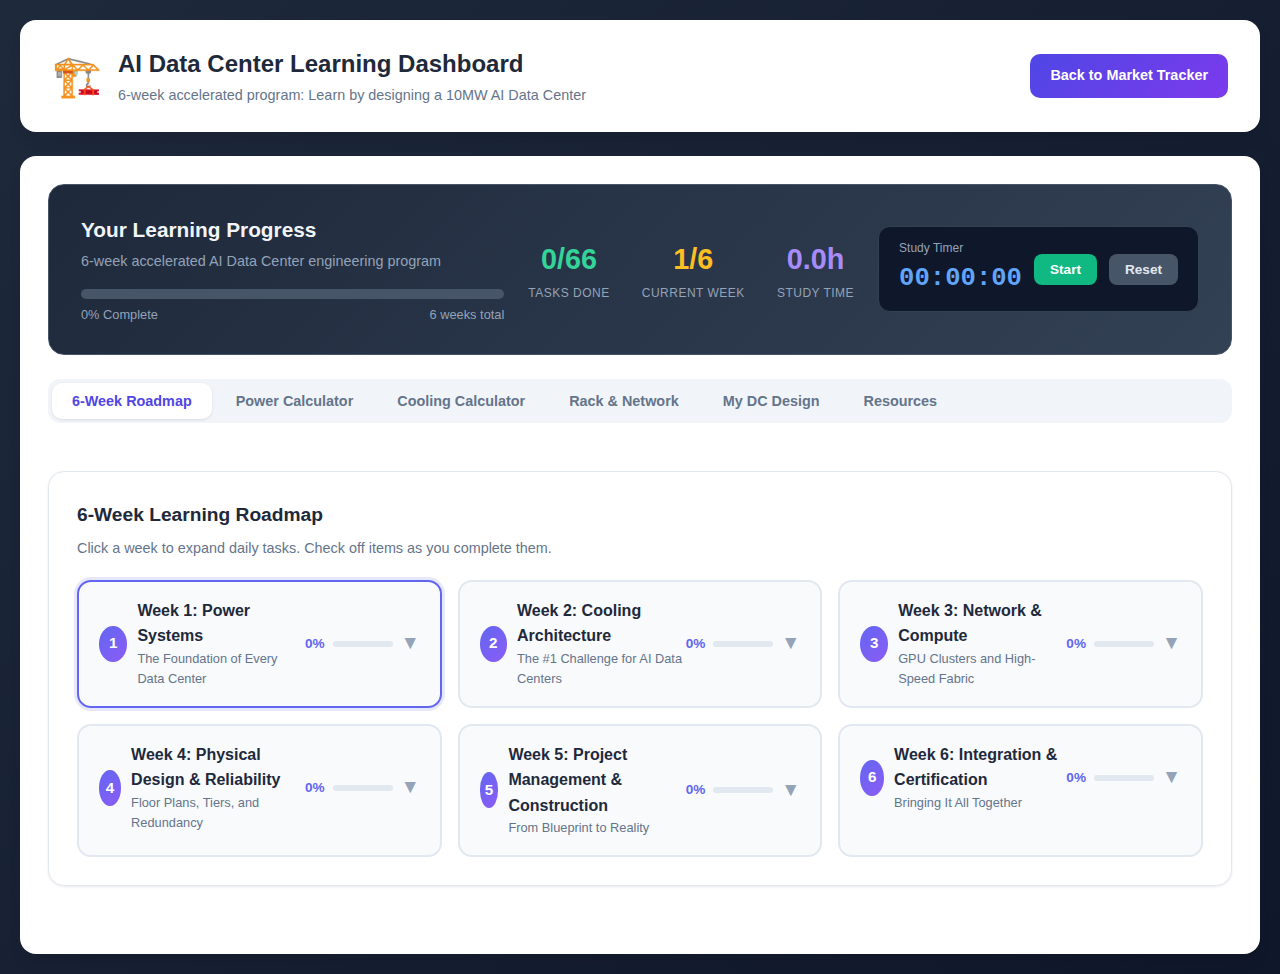
<file: ai-datacenter/index.html>
<!DOCTYPE html>
<html lang="en">
<head>
    <meta charset="UTF-8">
    <meta name="viewport" content="width=device-width, initial-scale=1.0">
    <title>AI Data Center - Learning Dashboard</title>
    <style>
        /* === Base Reset & Variables === */
        * { margin: 0; padding: 0; box-sizing: border-box; }
        :root {
            --primary-blue: #4F46E5;
            --primary-dark: #3730A3;
            --secondary-purple: #7C3AED;
            --accent-orange: #F59E0B;
            --success-green: #10B981;
            --danger-red: #EF4444;
            --bg-dark: #0F172A;
            --bg-card: #FFFFFF;
            --bg-secondary: #F8FAFC;
            --text-primary: #1E293B;
            --text-secondary: #64748B;
            --text-light: #94A3B8;
            --border-color: #E2E8F0;
            --shadow-sm: 0 1px 3px 0 rgba(0,0,0,0.1);
            --shadow-md: 0 4px 6px -1px rgba(0,0,0,0.1);
            --shadow-lg: 0 10px 15px -3px rgba(0,0,0,0.1);
            --shadow-xl: 0 20px 25px -5px rgba(0,0,0,0.1);
        }
        body {
            font-family: 'Inter', -apple-system, BlinkMacSystemFont, 'Segoe UI', Roboto, Oxygen, Ubuntu, Cantarell, sans-serif;
            background: linear-gradient(135deg, #1E293B 0%, #0F172A 100%);
            min-height: 100vh;
            color: var(--text-primary);
            line-height: 1.6;
        }
        .main-container {
            max-width: 1400px;
            margin: 0 auto;
            padding: 20px;
        }
        /* === Header === */
        .dc-header {
            background: var(--bg-card);
            border-radius: 16px;
            padding: 24px 32px;
            margin-bottom: 24px;
            box-shadow: var(--shadow-lg);
            display: flex;
            align-items: center;
            justify-content: space-between;
            flex-wrap: wrap;
            gap: 16px;
        }
        .dc-header-left {
            display: flex;
            align-items: center;
            gap: 16px;
        }
        .dc-header-icon {
            font-size: 2.5rem;
        }
        .dc-header h1 {
            font-size: 1.5rem;
            color: var(--text-primary);
        }
        .dc-header p {
            font-size: 0.9rem;
            color: var(--text-secondary);
        }
        .dc-header-link {
            padding: 10px 20px;
            background: linear-gradient(135deg, var(--primary-blue), var(--secondary-purple));
            color: white;
            text-decoration: none;
            border-radius: 10px;
            font-weight: 600;
            font-size: 0.9rem;
            transition: all 0.2s ease;
        }
        .dc-header-link:hover {
            transform: translateY(-2px);
            box-shadow: 0 4px 15px rgba(99,102,241,0.3);
        }
        /* === Content card wrapper === */
        .content-wrapper {
            background: var(--bg-card);
            border-radius: 16px;
            padding: 28px;
            box-shadow: var(--shadow-lg);
        }
    </style>
    <link rel="stylesheet" href="ai-datacenter.css">
</head>
<body>
    <div class="main-container">
        <!-- Header -->
        <div class="dc-header">
            <div class="dc-header-left">
                <div class="dc-header-icon">🏗️</div>
                <div>
                    <h1>AI Data Center Learning Dashboard</h1>
                    <p>6-week accelerated program: Learn by designing a 10MW AI Data Center</p>
                </div>
            </div>
            <a href="../index.html" class="dc-header-link">Back to Market Tracker</a>
        </div>

        <!-- Dashboard Content -->
        <div class="content-wrapper">
            <div class="dc-dashboard">
                <!-- Progress Banner -->
                <div class="dc-progress-banner">
                    <div class="dc-progress-info">
                        <h3>Your Learning Progress</h3>
                        <p>6-week accelerated AI Data Center engineering program</p>
                        <div class="dc-overall-bar">
                            <div class="dc-overall-bar-track"><div class="dc-overall-bar-fill" id="dcOverallBarFill"></div></div>
                            <div class="dc-overall-bar-text">
                                <span id="dcOverallPercent">0% Complete</span>
                                <span>6 weeks total</span>
                            </div>
                        </div>
                    </div>
                    <div class="dc-progress-stats">
                        <div class="dc-stat-box">
                            <span class="dc-stat-value green" id="dcTasksDone">0/0</span>
                            <span class="dc-stat-label">Tasks Done</span>
                        </div>
                        <div class="dc-stat-box">
                            <span class="dc-stat-value orange" id="dcCurrentWeek">1/6</span>
                            <span class="dc-stat-label">Current Week</span>
                        </div>
                        <div class="dc-stat-box">
                            <span class="dc-stat-value purple" id="dcStudyHours">0h</span>
                            <span class="dc-stat-label">Study Time</span>
                        </div>
                    </div>
                    <div class="dc-timer-section">
                        <div>
                            <div class="dc-timer-label">Study Timer</div>
                            <div class="dc-timer-display" id="dcTimerDisplay">00:00:00</div>
                        </div>
                        <button class="dc-timer-btn start" id="dcTimerStart">Start</button>
                        <button class="dc-timer-btn stop" id="dcTimerStop" style="display:none">Stop</button>
                        <button class="dc-timer-btn reset" id="dcTimerReset">Reset</button>
                    </div>
                </div>

                <!-- Sub-tabs -->
                <div class="dc-subtabs">
                    <button class="dc-subtab active" data-dctab="roadmap">6-Week Roadmap</button>
                    <button class="dc-subtab" data-dctab="power">Power Calculator</button>
                    <button class="dc-subtab" data-dctab="cooling">Cooling Calculator</button>
                    <button class="dc-subtab" data-dctab="racks">Rack & Network</button>
                    <button class="dc-subtab" data-dctab="design">My DC Design</button>
                    <button class="dc-subtab" data-dctab="resources">Resources</button>
                </div>

                <!-- Roadmap Sub-tab -->
                <div class="dc-subtab-content active" id="dc-roadmap">
                    <div class="dc-card">
                        <h3 class="dc-card-title">6-Week Learning Roadmap</h3>
                        <p class="dc-card-subtitle">Click a week to expand daily tasks. Check off items as you complete them.</p>
                        <div id="dcRoadmapContent"></div>
                    </div>
                </div>

                <!-- Power Calculator Sub-tab -->
                <div class="dc-subtab-content" id="dc-power">
                    <div class="dc-card">
                        <h3 class="dc-card-title">Power Infrastructure Calculator</h3>
                        <p class="dc-card-subtitle">Size your data center power systems: transformers, UPS, generators, PDUs</p>
                        <div class="dc-calc-grid">
                            <div class="dc-calc-inputs">
                                <div class="dc-calc-group">
                                    <label>Total IT Load</label>
                                    <input type="number" id="dcPowerMW" value="10" min="1" max="500" step="0.5">
                                    <span class="dc-unit">Megawatts (MW)</span>
                                </div>
                                <div class="dc-calc-group">
                                    <label>Redundancy Level</label>
                                    <select id="dcPowerRedundancy">
                                        <option value="n+1">N+1 (Concurrently Maintainable)</option>
                                        <option value="2n">2N (Fully Redundant)</option>
                                        <option value="2n+1">2(N+1) (Fault Tolerant)</option>
                                    </select>
                                </div>
                            </div>
                            <div class="dc-calc-outputs" id="dcPowerResults"></div>
                        </div>
                    </div>
                </div>

                <!-- Cooling Calculator Sub-tab -->
                <div class="dc-subtab-content" id="dc-cooling">
                    <div class="dc-card">
                        <h3 class="dc-card-title">Cooling Architecture Calculator</h3>
                        <p class="dc-card-subtitle">Determine cooling type, CDUs, chiller capacity, and water usage</p>
                        <div class="dc-calc-grid">
                            <div class="dc-calc-inputs">
                                <div class="dc-calc-group">
                                    <label>Power per Rack</label>
                                    <input type="number" id="dcCoolKW" value="80" min="5" max="200">
                                    <span class="dc-unit">kW per rack</span>
                                </div>
                                <div class="dc-calc-group">
                                    <label>Number of Racks</label>
                                    <input type="number" id="dcCoolRacks" value="128" min="1" max="10000">
                                </div>
                                <div class="dc-calc-group">
                                    <label>Cooling Type</label>
                                    <select id="dcCoolType">
                                        <option value="air">Air Cooling</option>
                                        <option value="dlc" selected>Direct Liquid Cooling (DLC)</option>
                                        <option value="immersion">Immersion Cooling</option>
                                    </select>
                                </div>
                            </div>
                            <div class="dc-calc-outputs" id="dcCoolingResults"></div>
                        </div>
                    </div>
                </div>

                <!-- Rack & Network Sub-tab -->
                <div class="dc-subtab-content" id="dc-racks">
                    <div class="dc-card">
                        <h3 class="dc-card-title">Rack & Network Layout Calculator</h3>
                        <p class="dc-card-subtitle">Configure GPU clusters based on NVIDIA SuperPOD reference architecture</p>
                        <div class="dc-calc-grid">
                            <div class="dc-calc-inputs">
                                <div class="dc-calc-group">
                                    <label>GPU Platform</label>
                                    <select id="dcRackGPU">
                                        <option value="h100">NVIDIA DGX H100 (8 GPU/sys, air-cooled)</option>
                                        <option value="b300">NVIDIA DGX B300 (8 GPU/sys, liquid-cooled)</option>
                                        <option value="gb200">NVIDIA DGX GB200 (36 GPU/rack, liquid-cooled)</option>
                                    </select>
                                </div>
                                <div class="dc-calc-group">
                                    <label>Total GPUs Needed</label>
                                    <input type="number" id="dcRackCount" value="512" min="8" max="100000">
                                </div>
                            </div>
                            <div class="dc-calc-outputs" id="dcRackResults"></div>
                        </div>
                    </div>
                </div>

                <!-- My DC Design Sub-tab -->
                <div class="dc-subtab-content" id="dc-design">
                    <div id="dcDesignContent"></div>
                </div>

                <!-- Resources Sub-tab -->
                <div class="dc-subtab-content" id="dc-resources">
                    <div class="dc-card">
                        <h3 class="dc-card-title">Resource Library</h3>
                        <p class="dc-card-subtitle">Click status badges to track your reading progress. Resources ordered by week.</p>
                        <div id="dcResourcesContent"></div>
                    </div>
                </div>
            </div>
        </div>
    </div>

    <script src="ai-datacenter.js"></script>
    <script>
        // Auto-initialize since this is a standalone page
        document.addEventListener('DOMContentLoaded', initDCDashboard);
    </script>
</body>
</html>
</file>
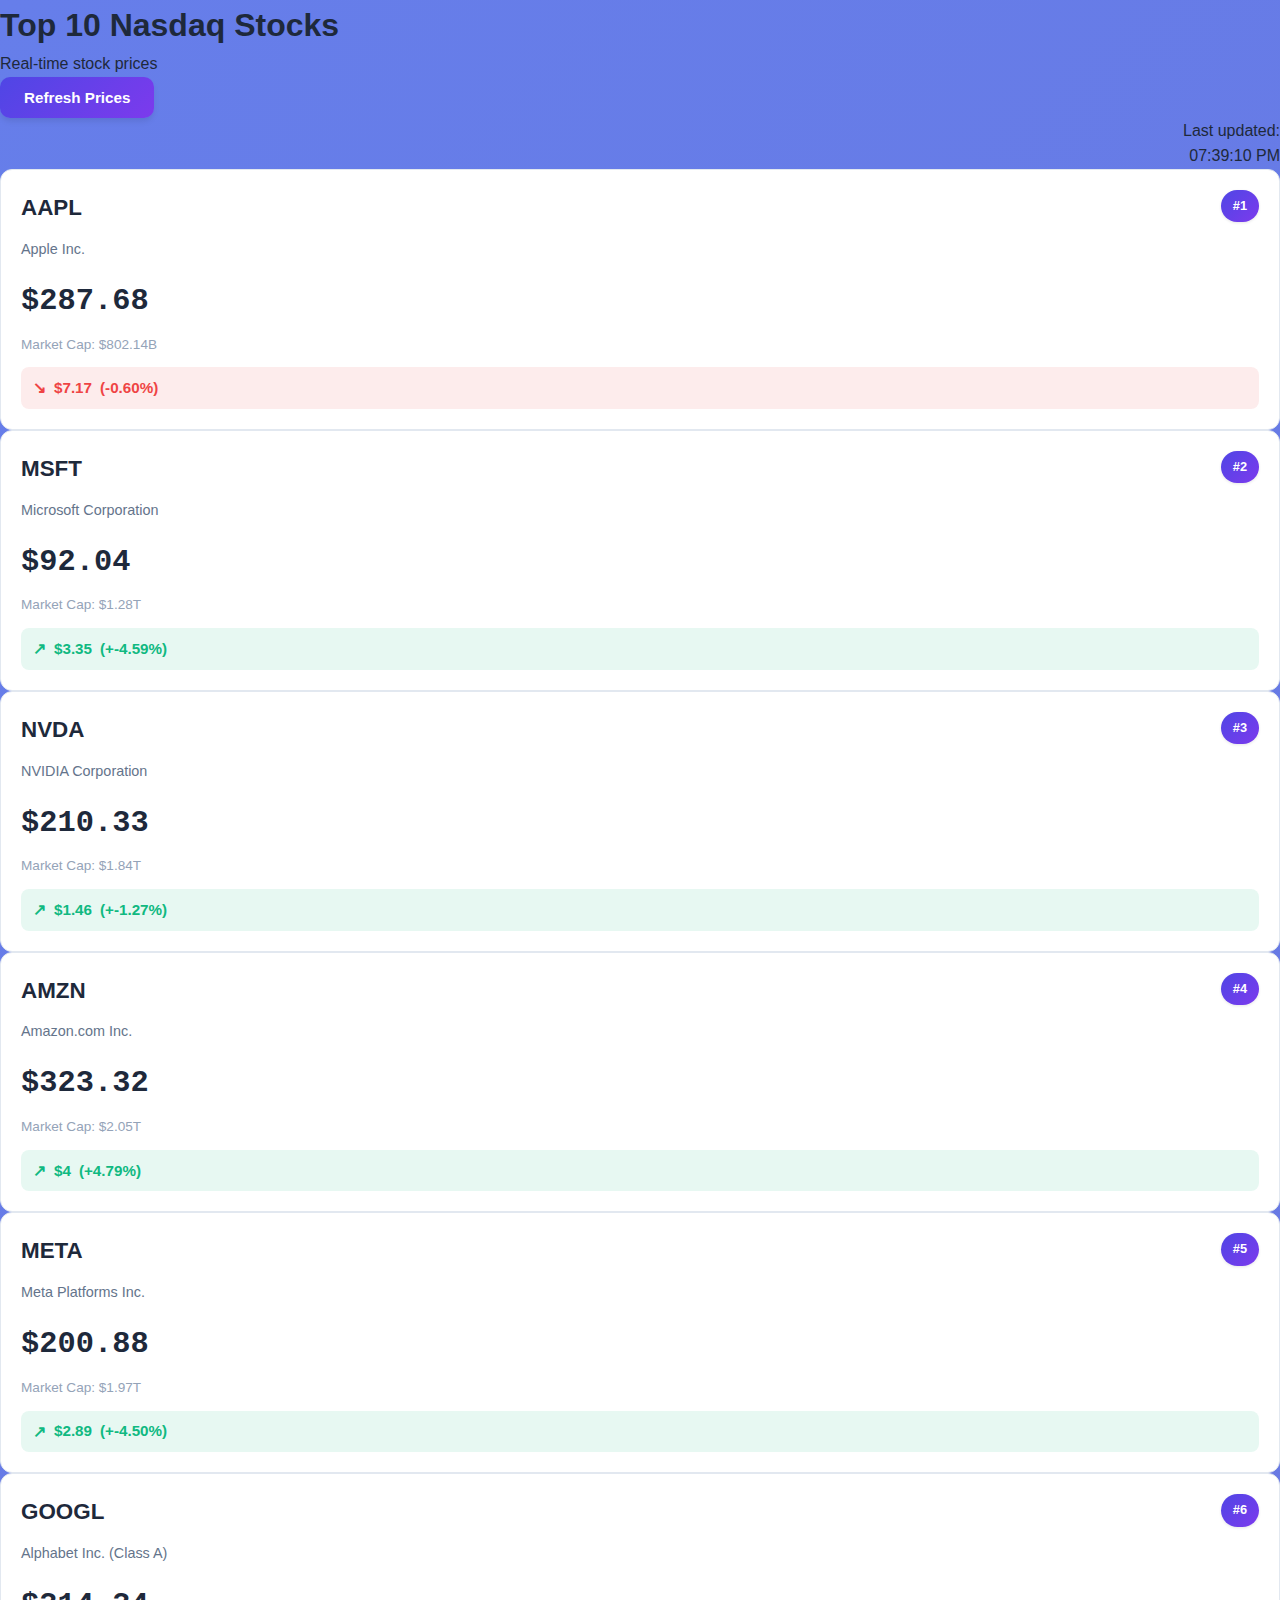
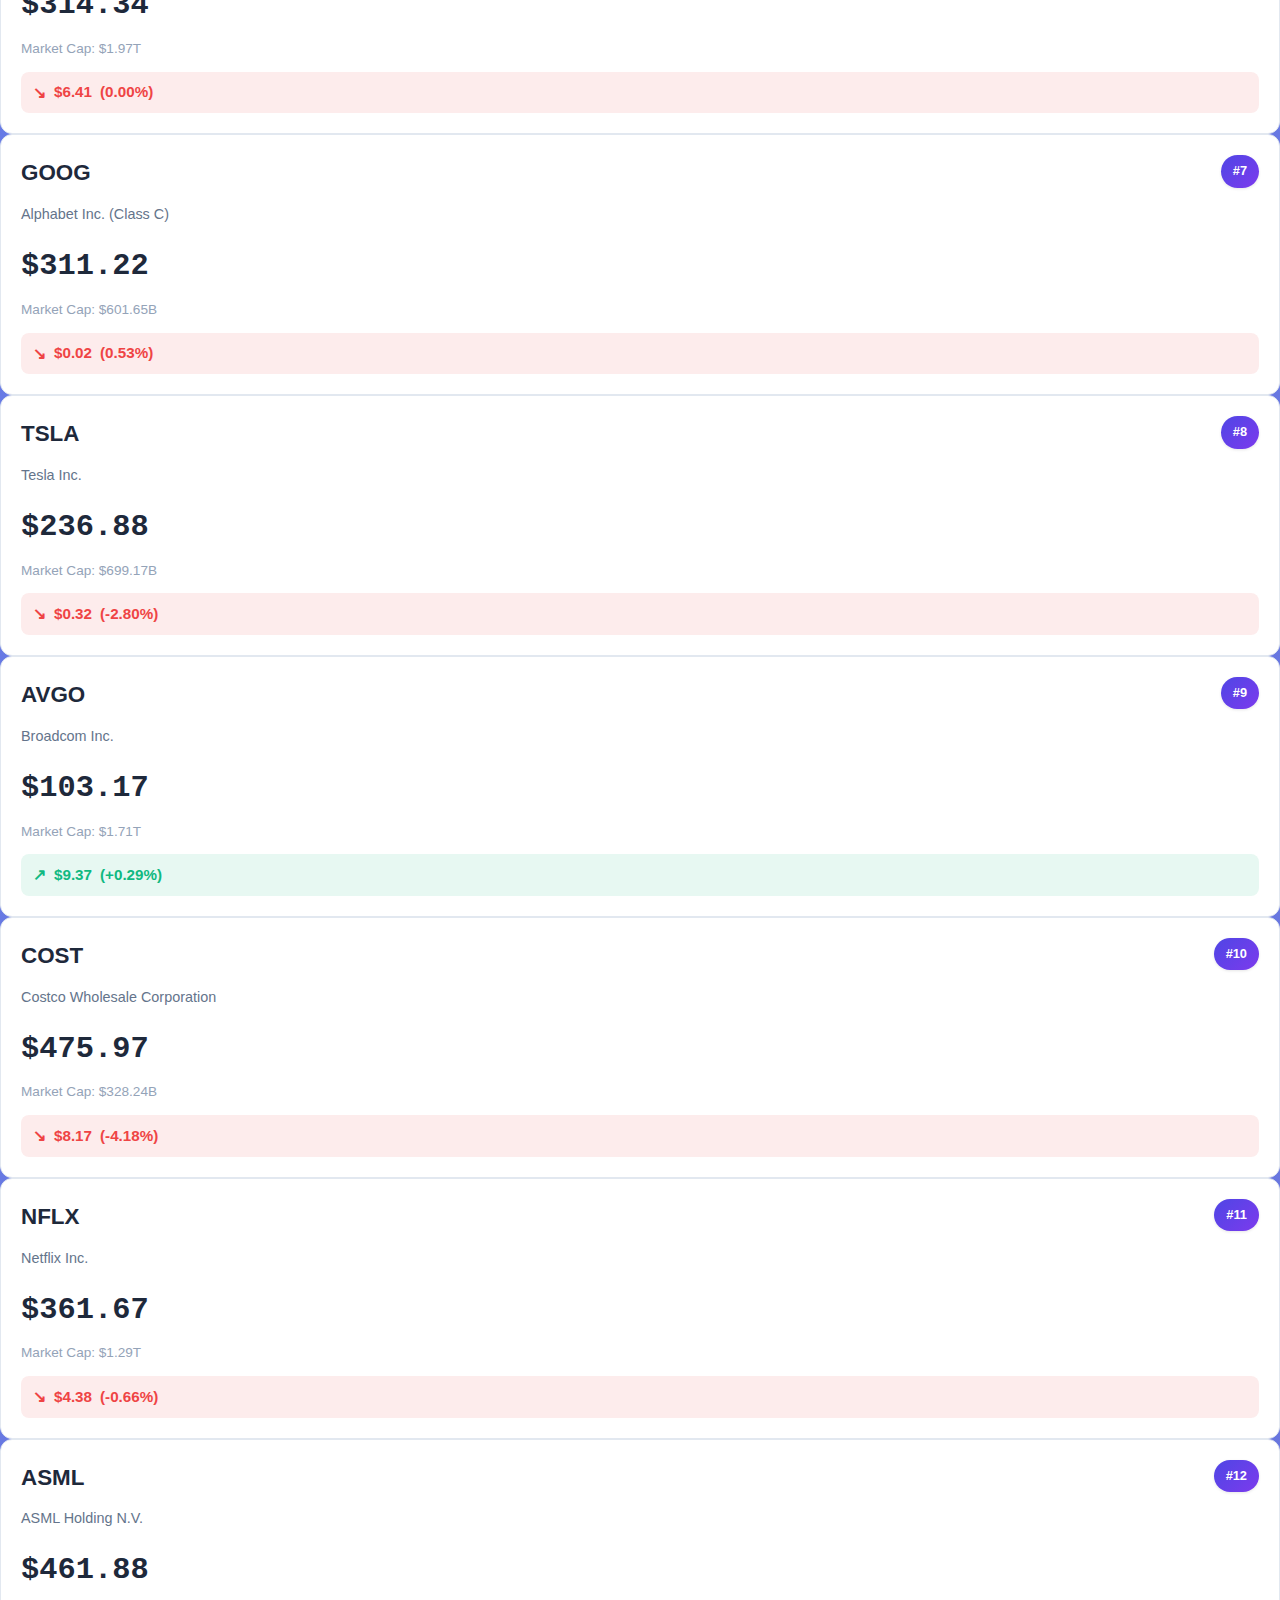
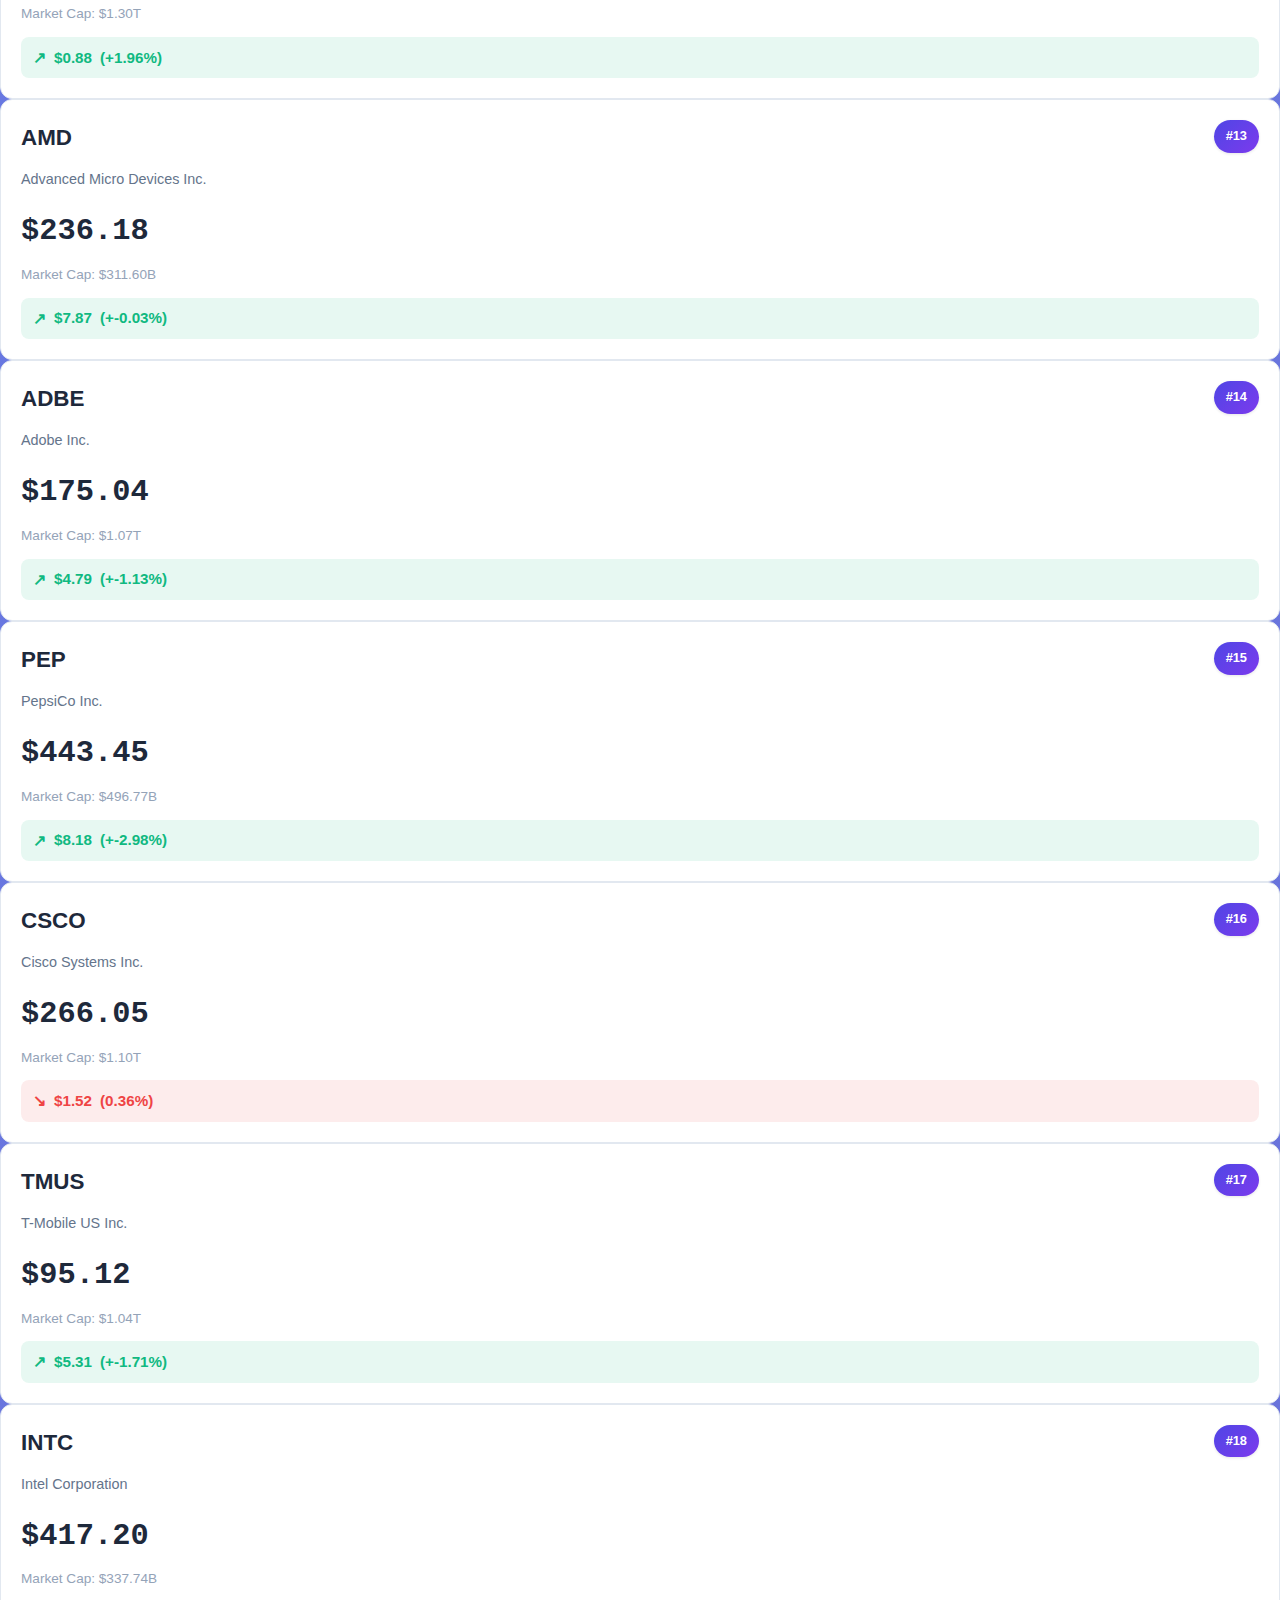
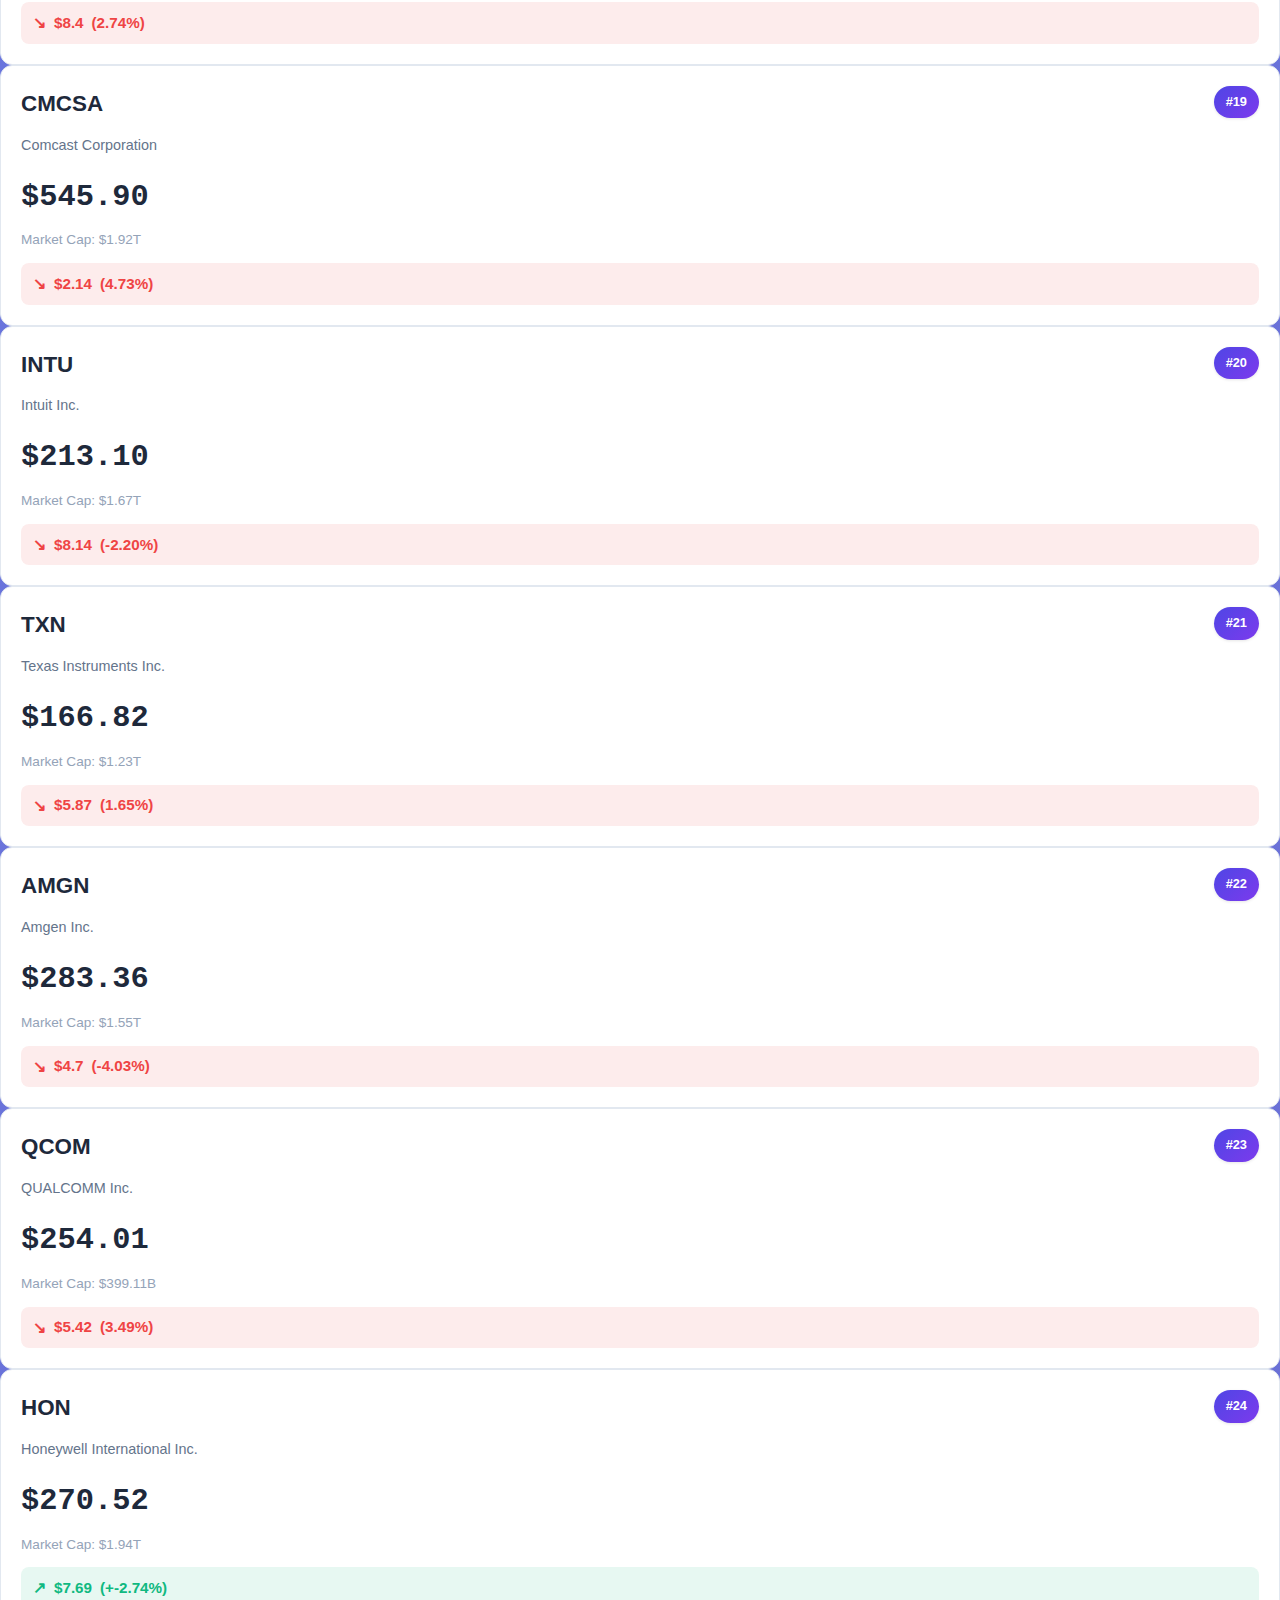
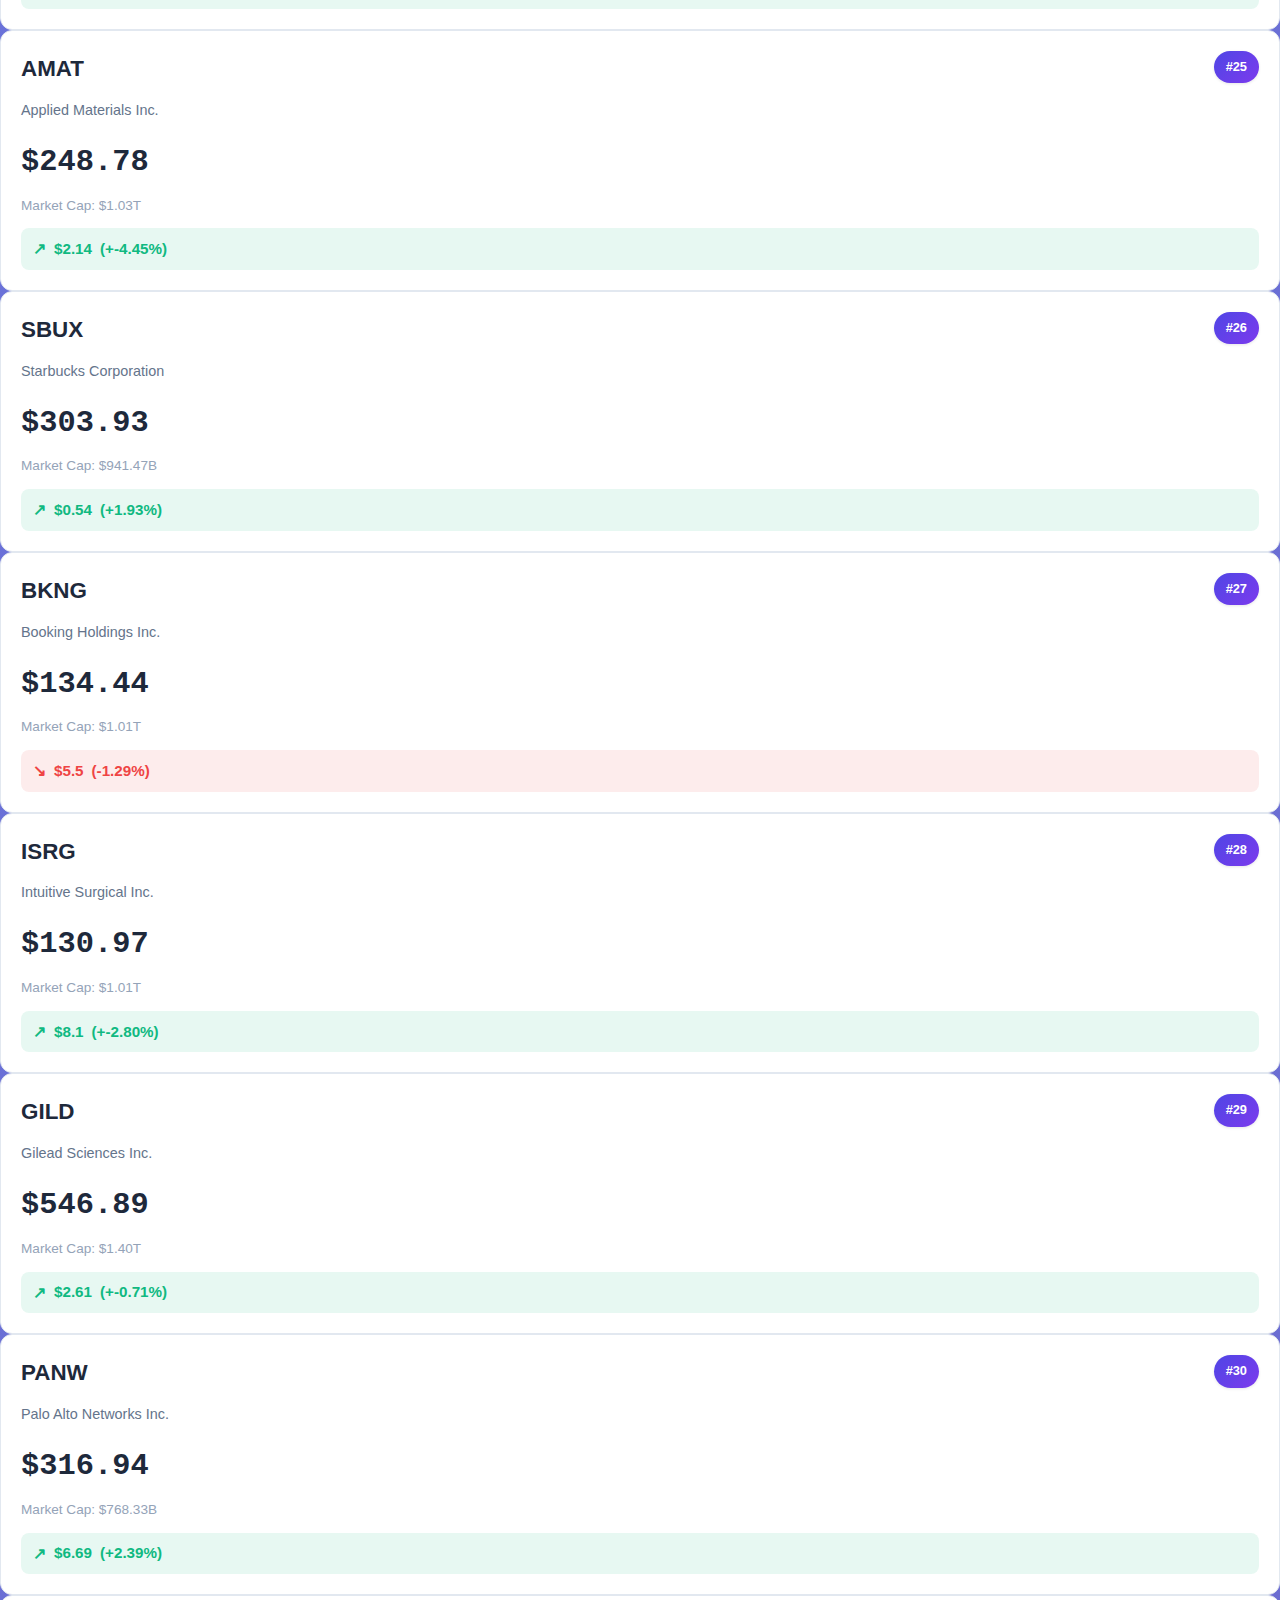
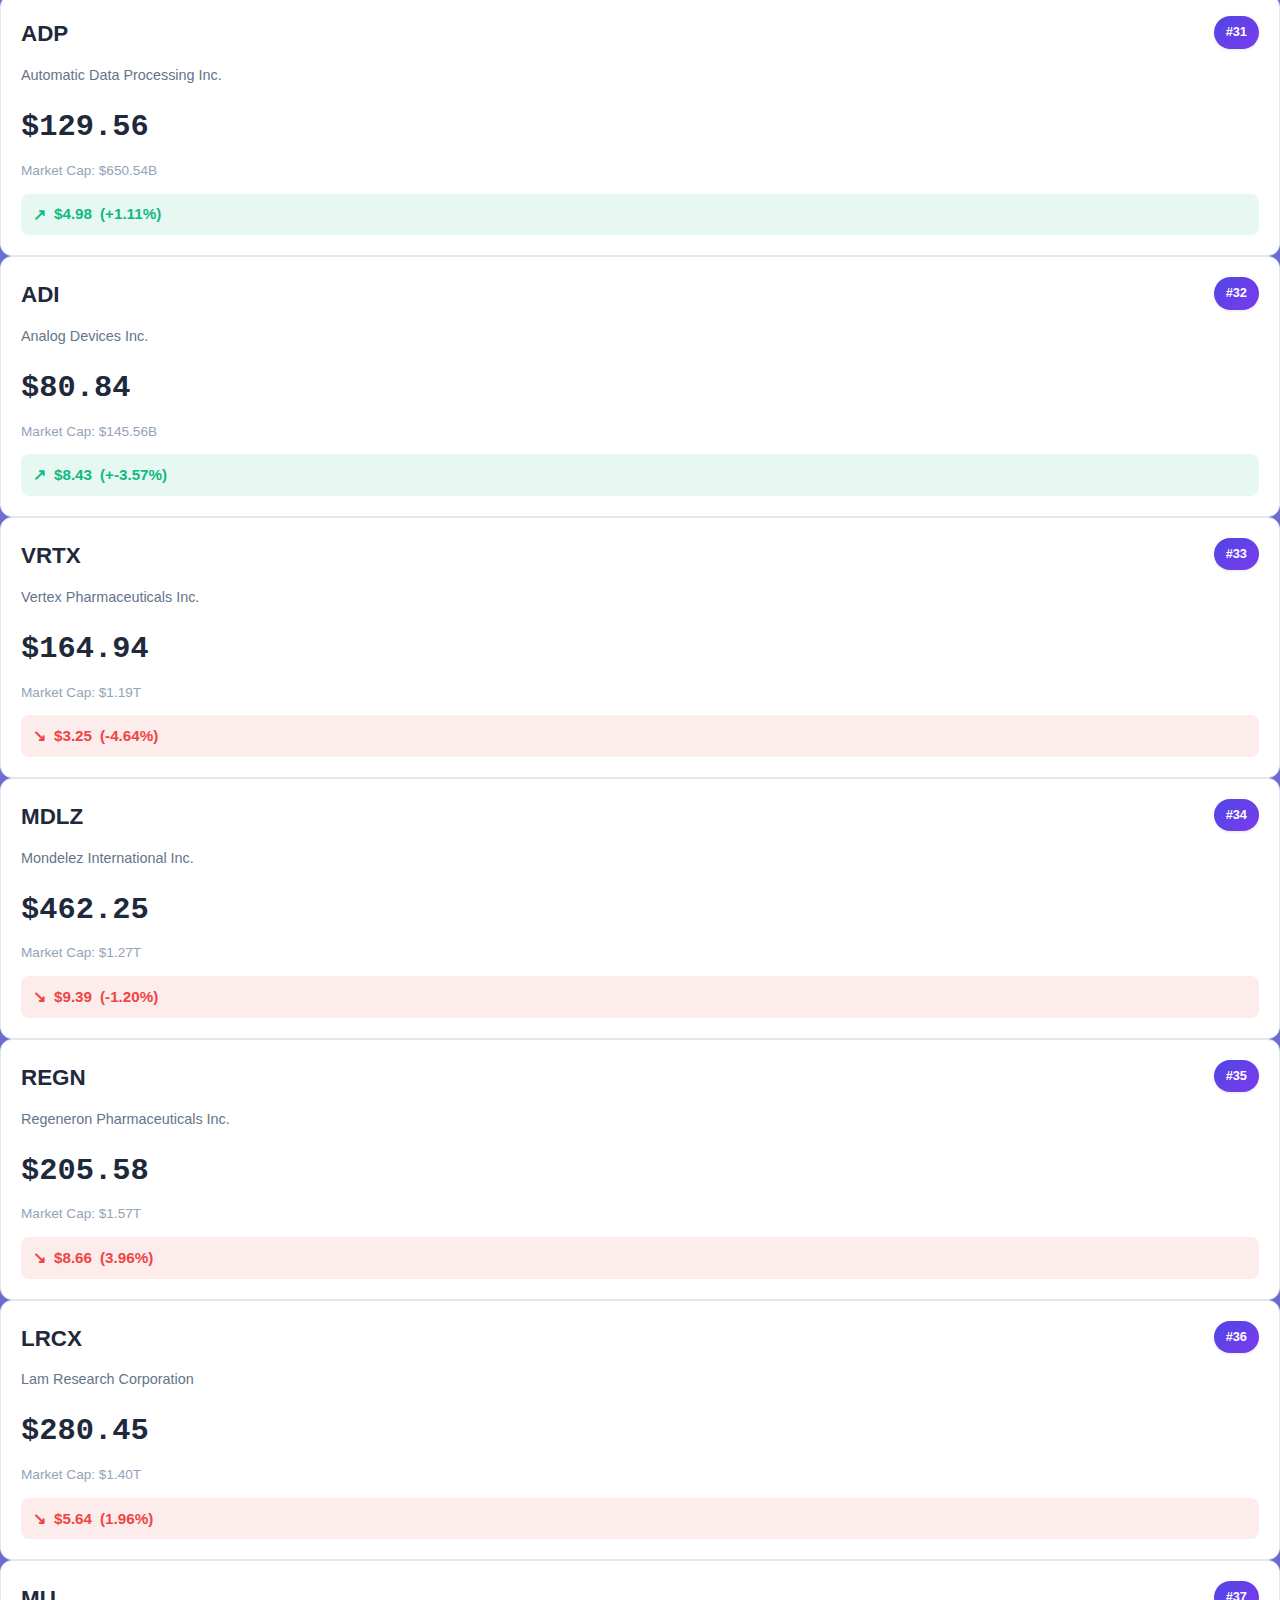
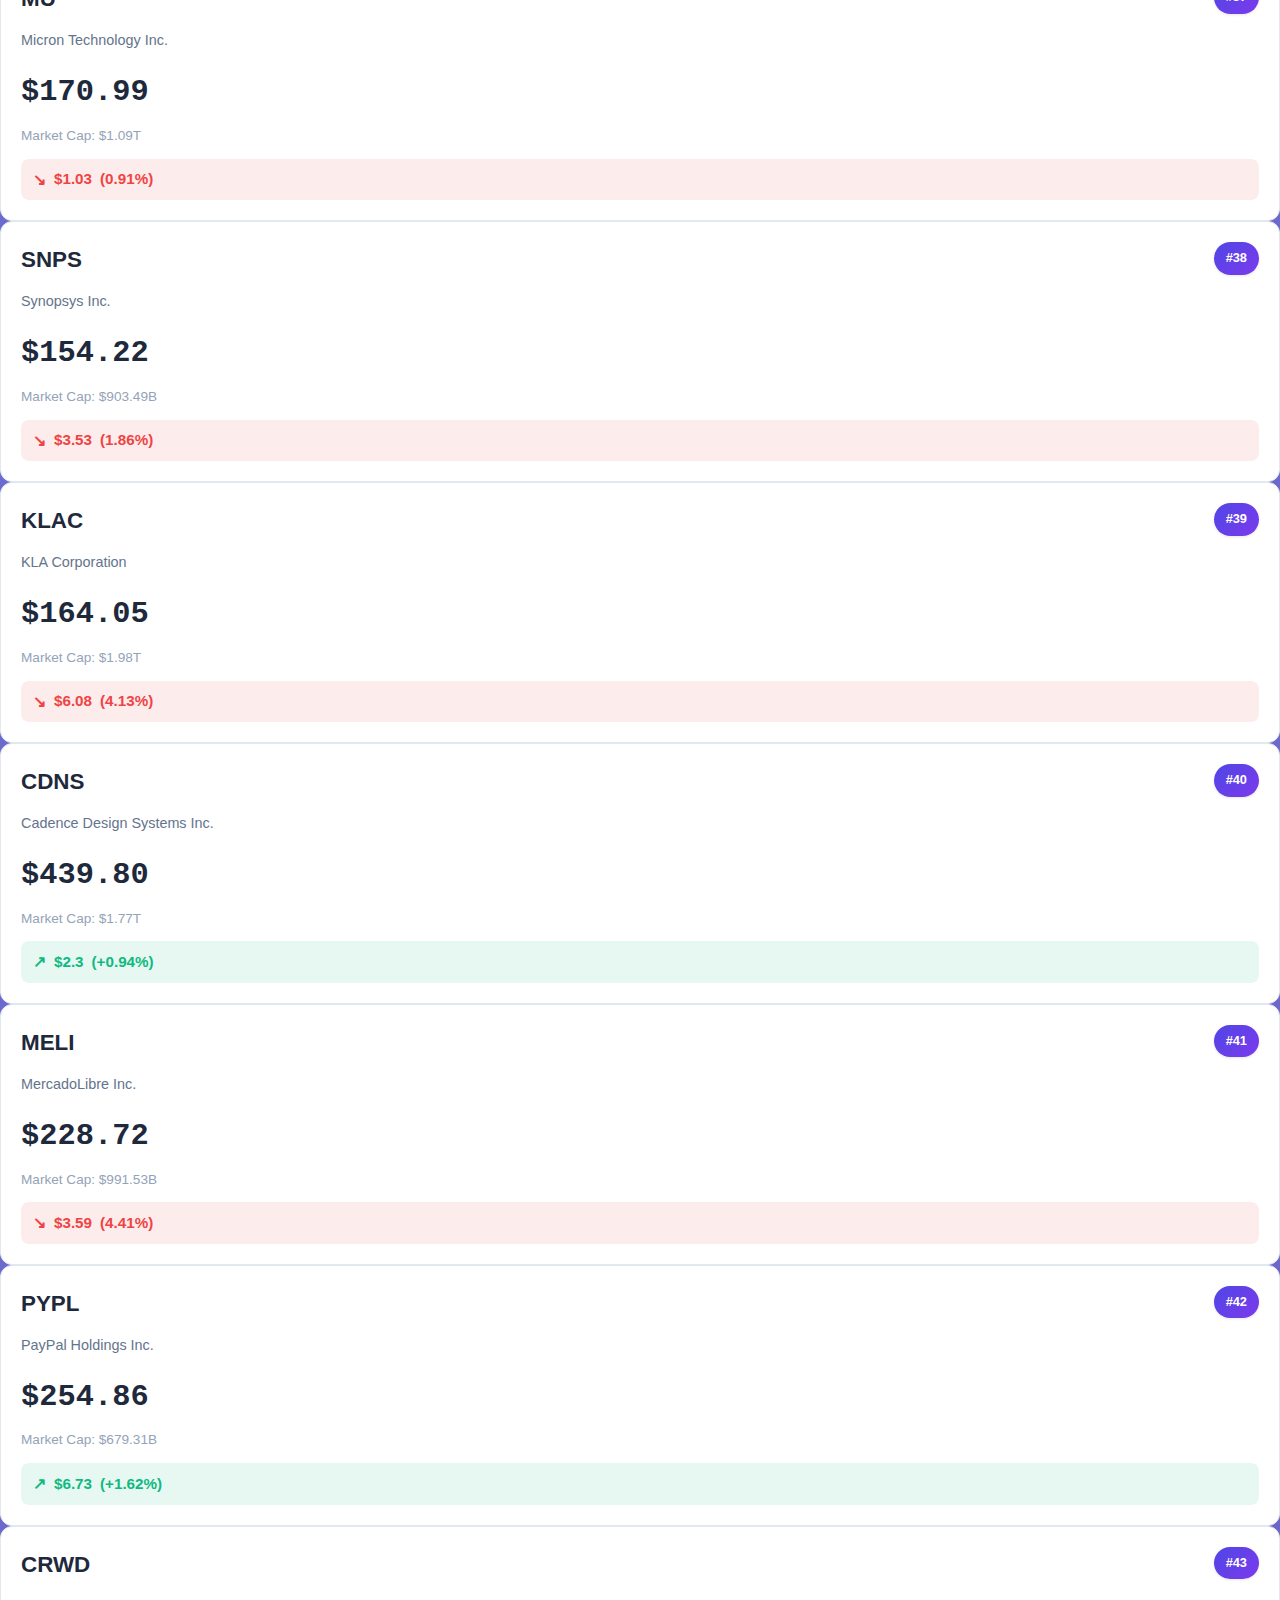
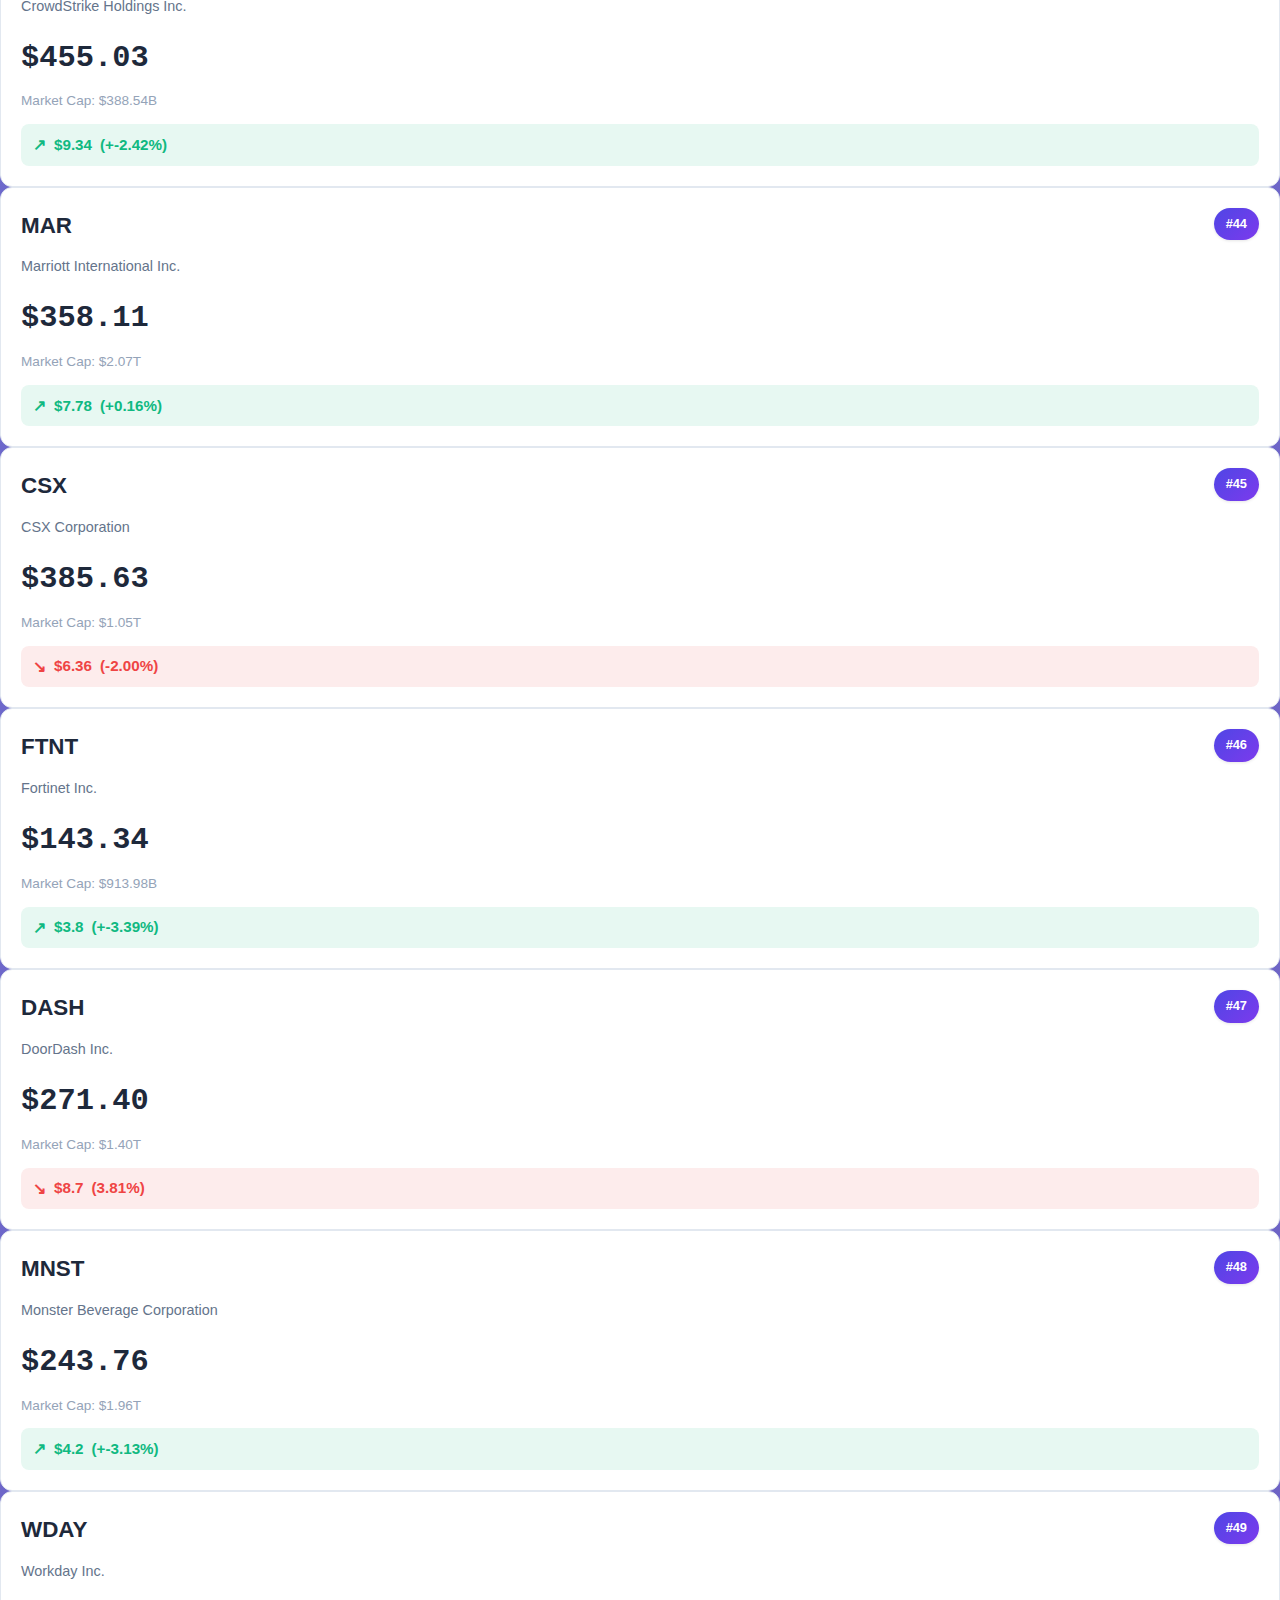
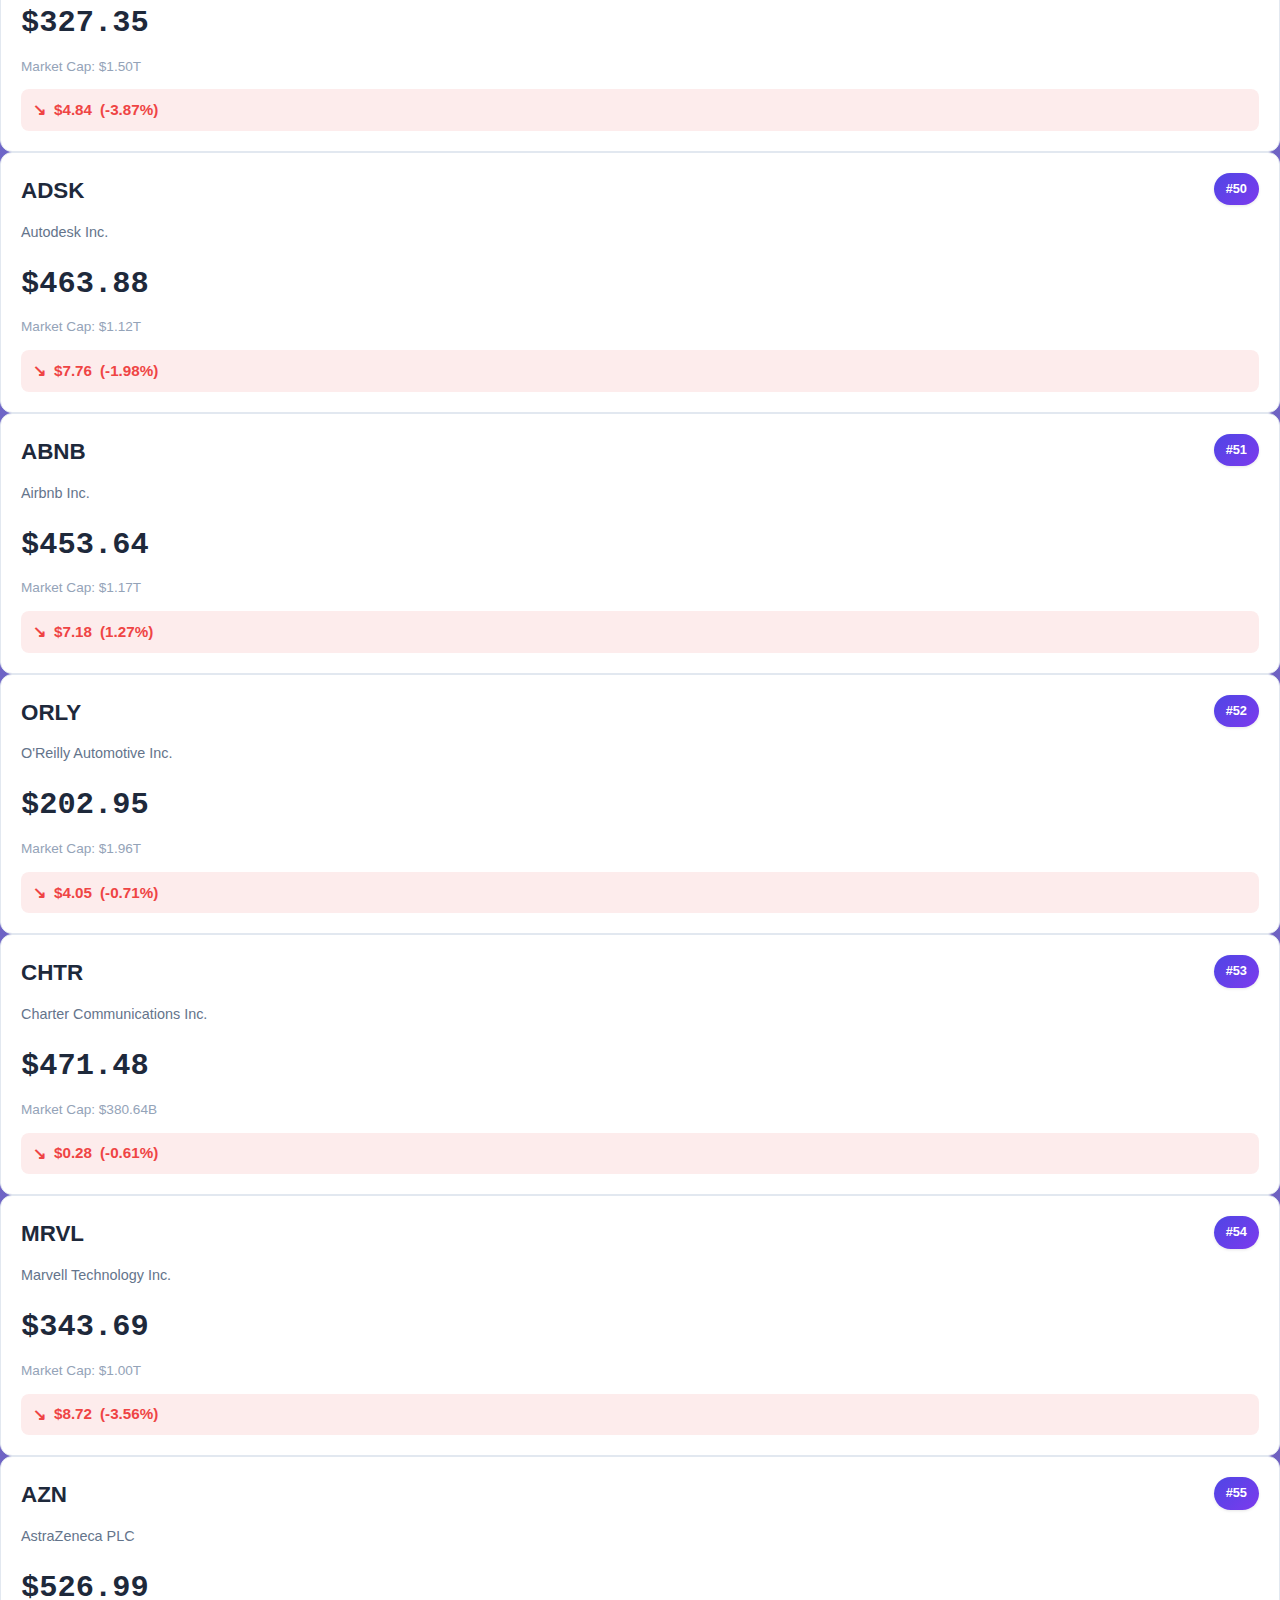
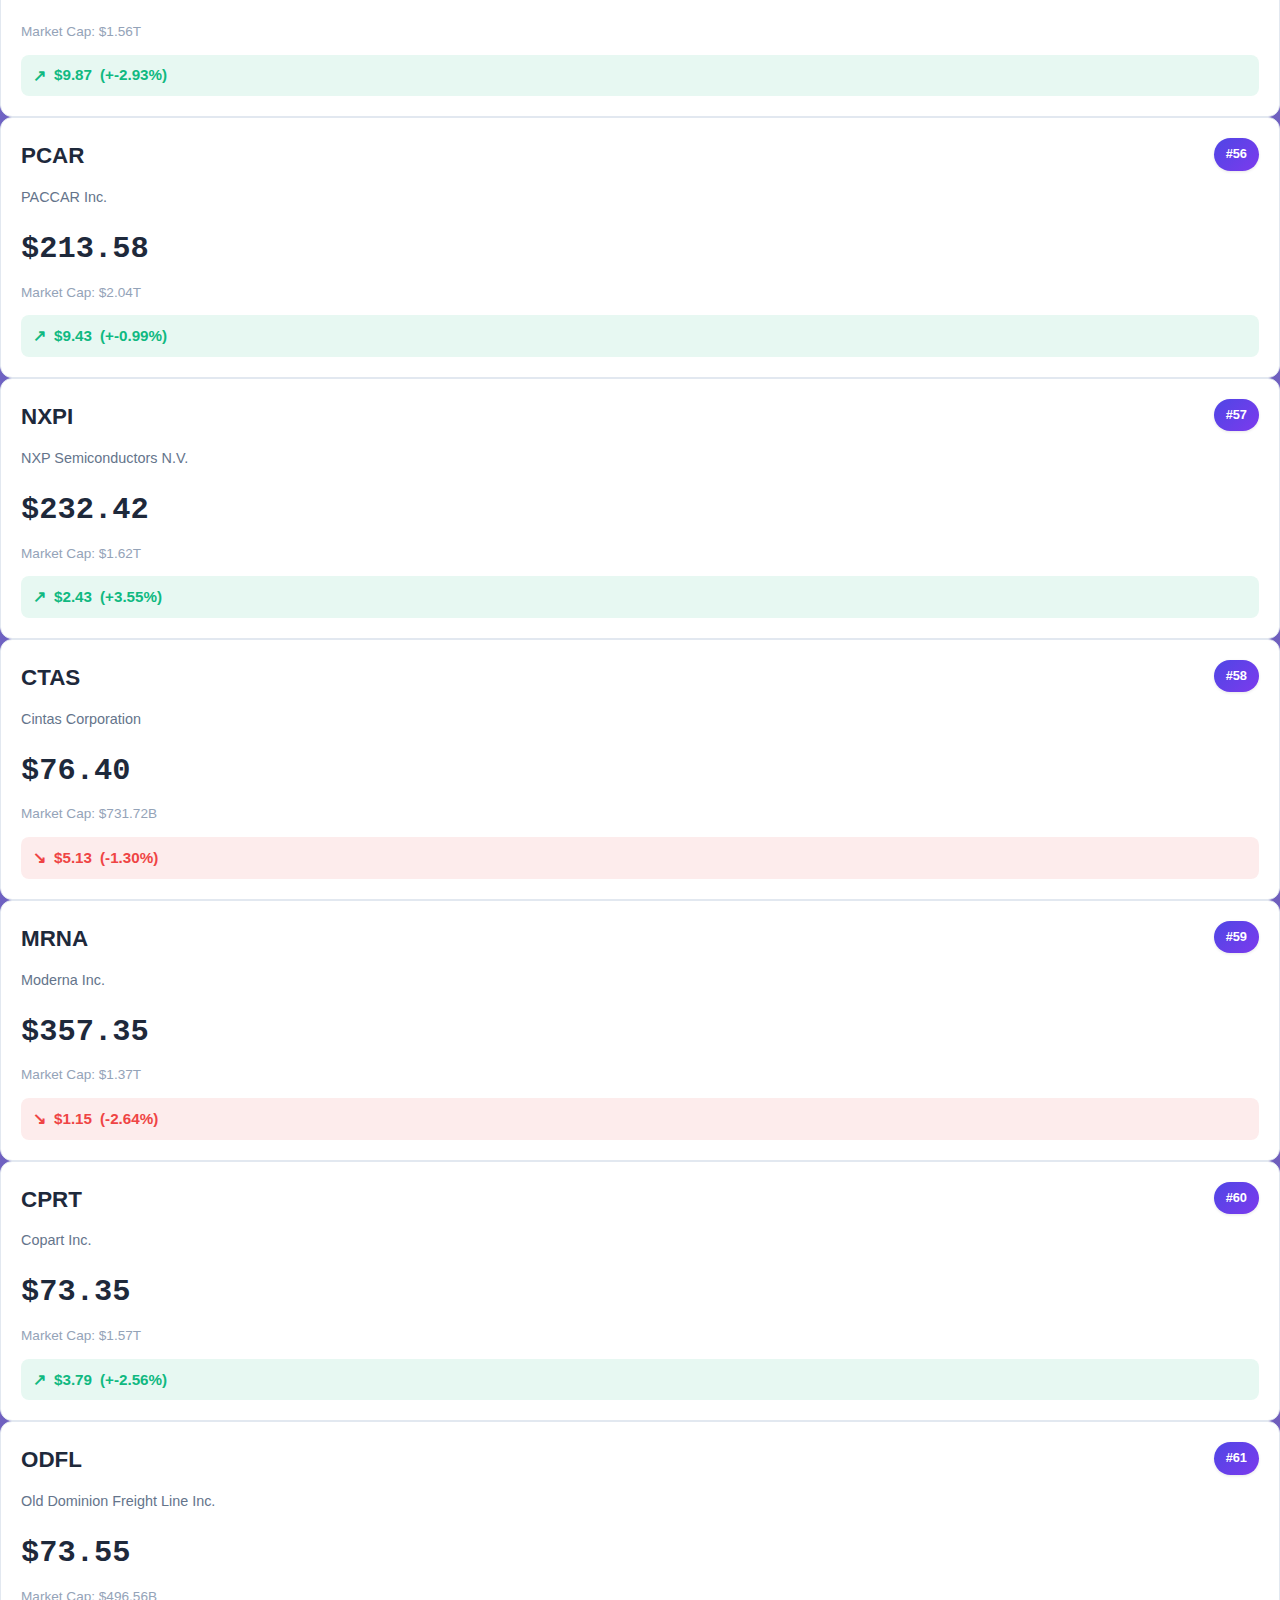
<file: nasdaq-stocks.html>
<!DOCTYPE html>
<html lang="en">
<head>
    <meta charset="UTF-8">
    <meta name="viewport" content="width=device-width, initial-scale=1.0">
    <title>Top 10 Nasdaq Stocks</title>
    <link rel="stylesheet" href="styles.css">
</head>
<body>
    <div class="container">
        <header>
            <h1>Top 10 Nasdaq Stocks</h1>
            <p class="subtitle">Real-time stock prices</p>
        </header>

        <div class="refresh-container">
            <button id="refreshBtn" class="refresh-btn">Refresh Prices</button>
            <span class="last-updated">Last updated: <span id="lastUpdated">Never</span></span>
        </div>

        <div id="stocksContainer" class="stocks-grid">
            <div class="loading">Loading stock data...</div>
        </div>
    </div>

    <script src="script.js"></script>
</body>
</html>
</file>
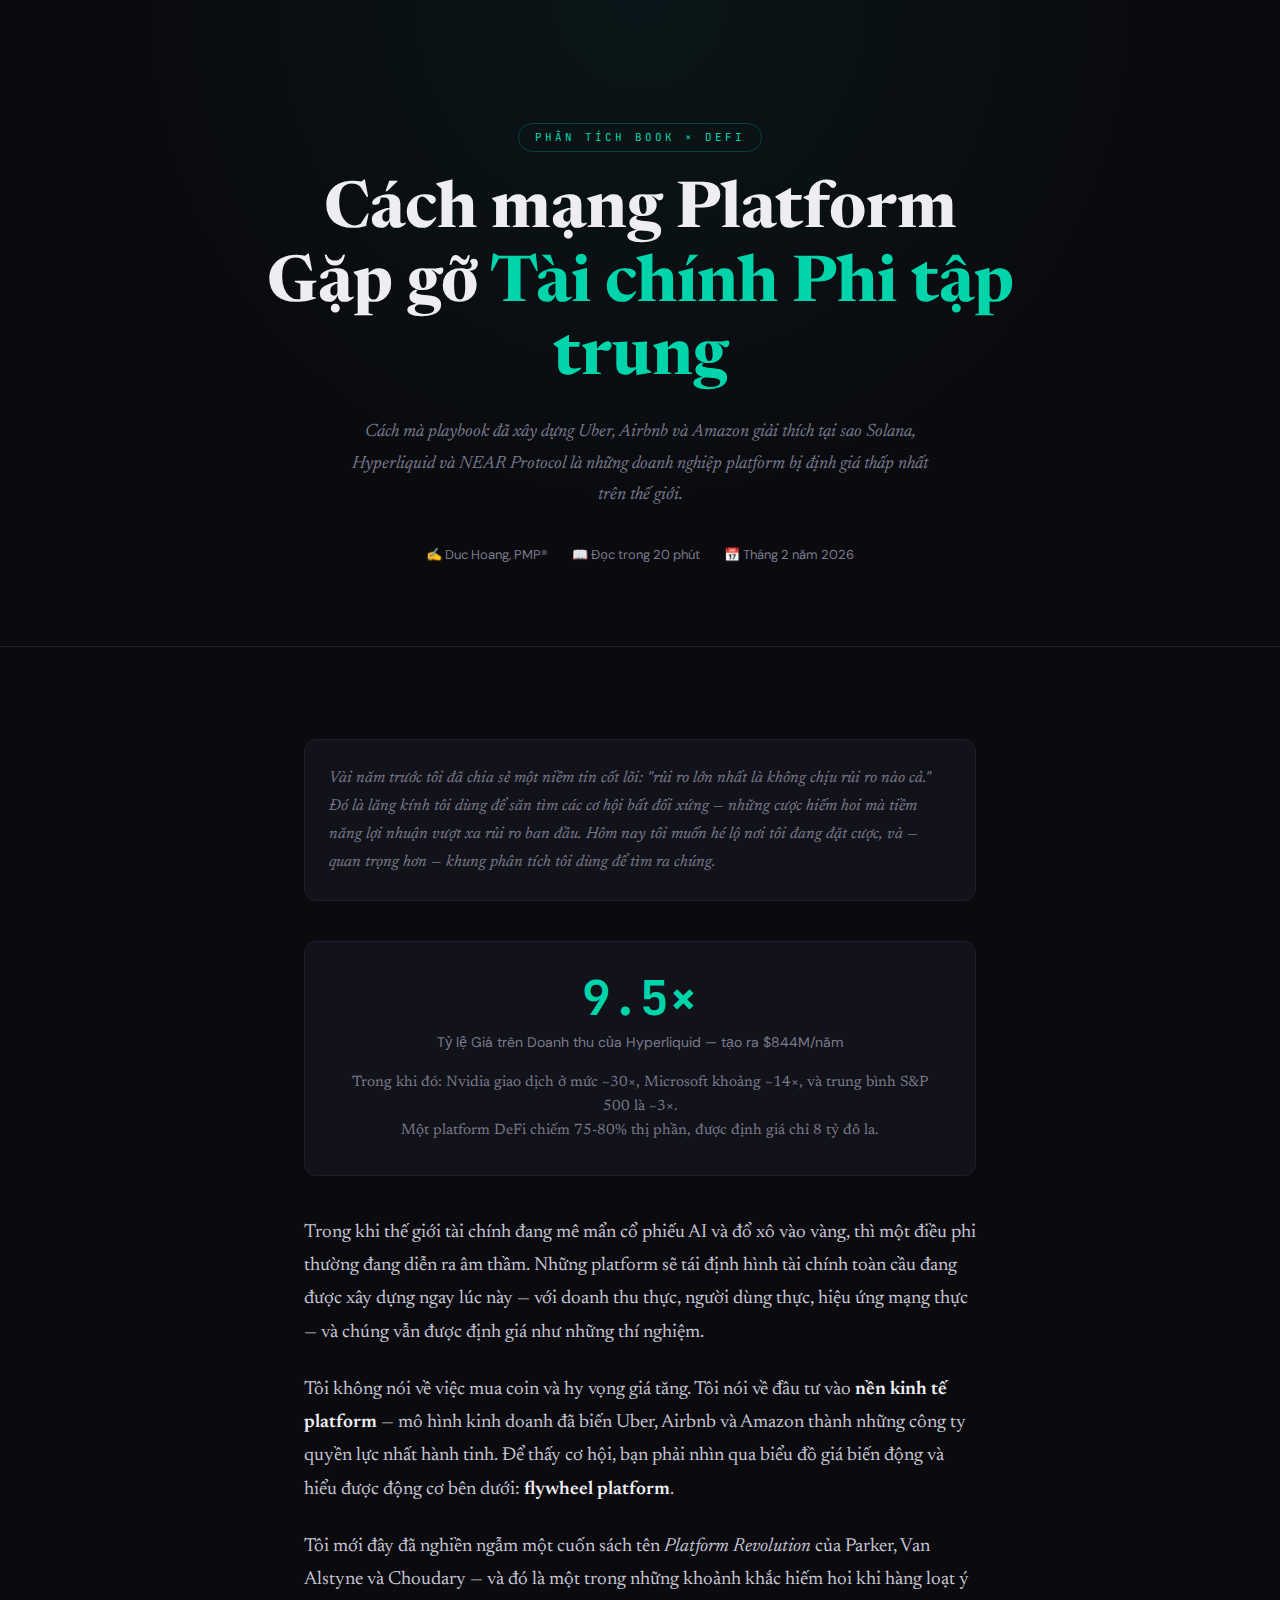
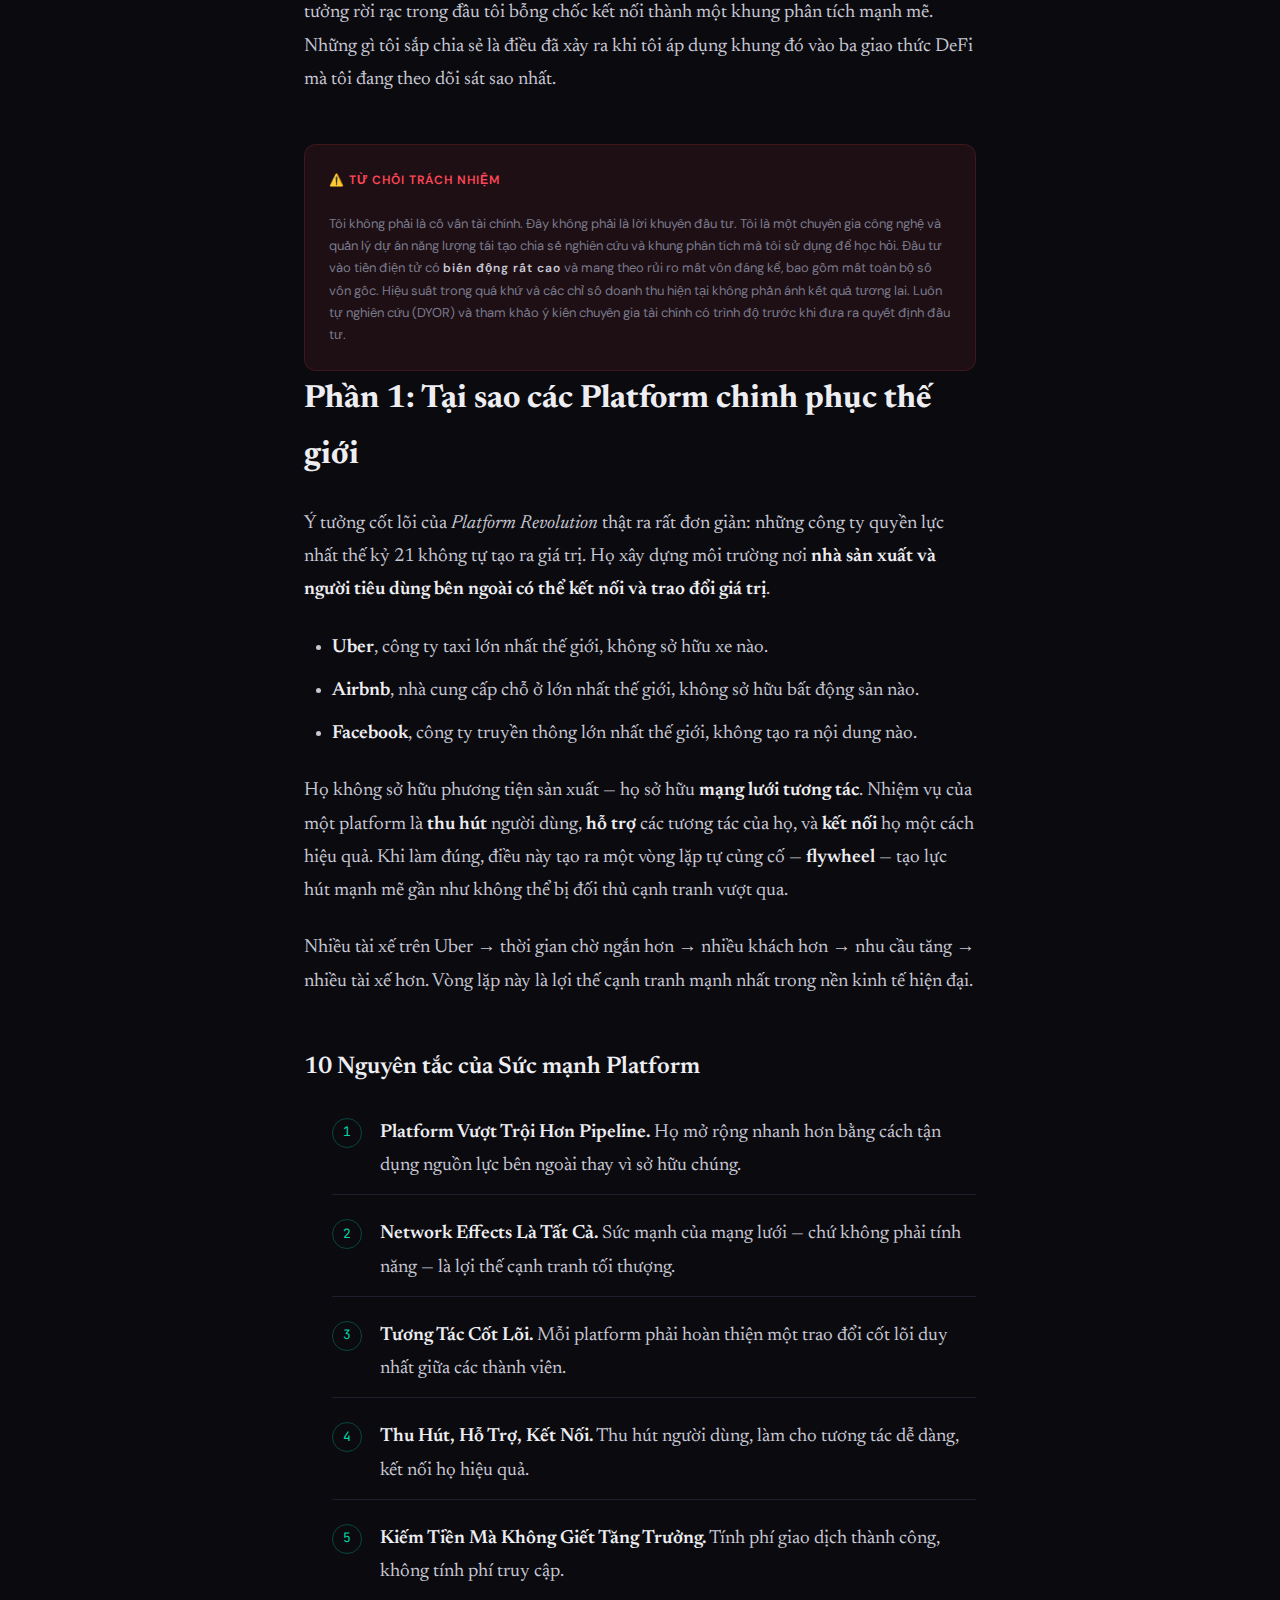
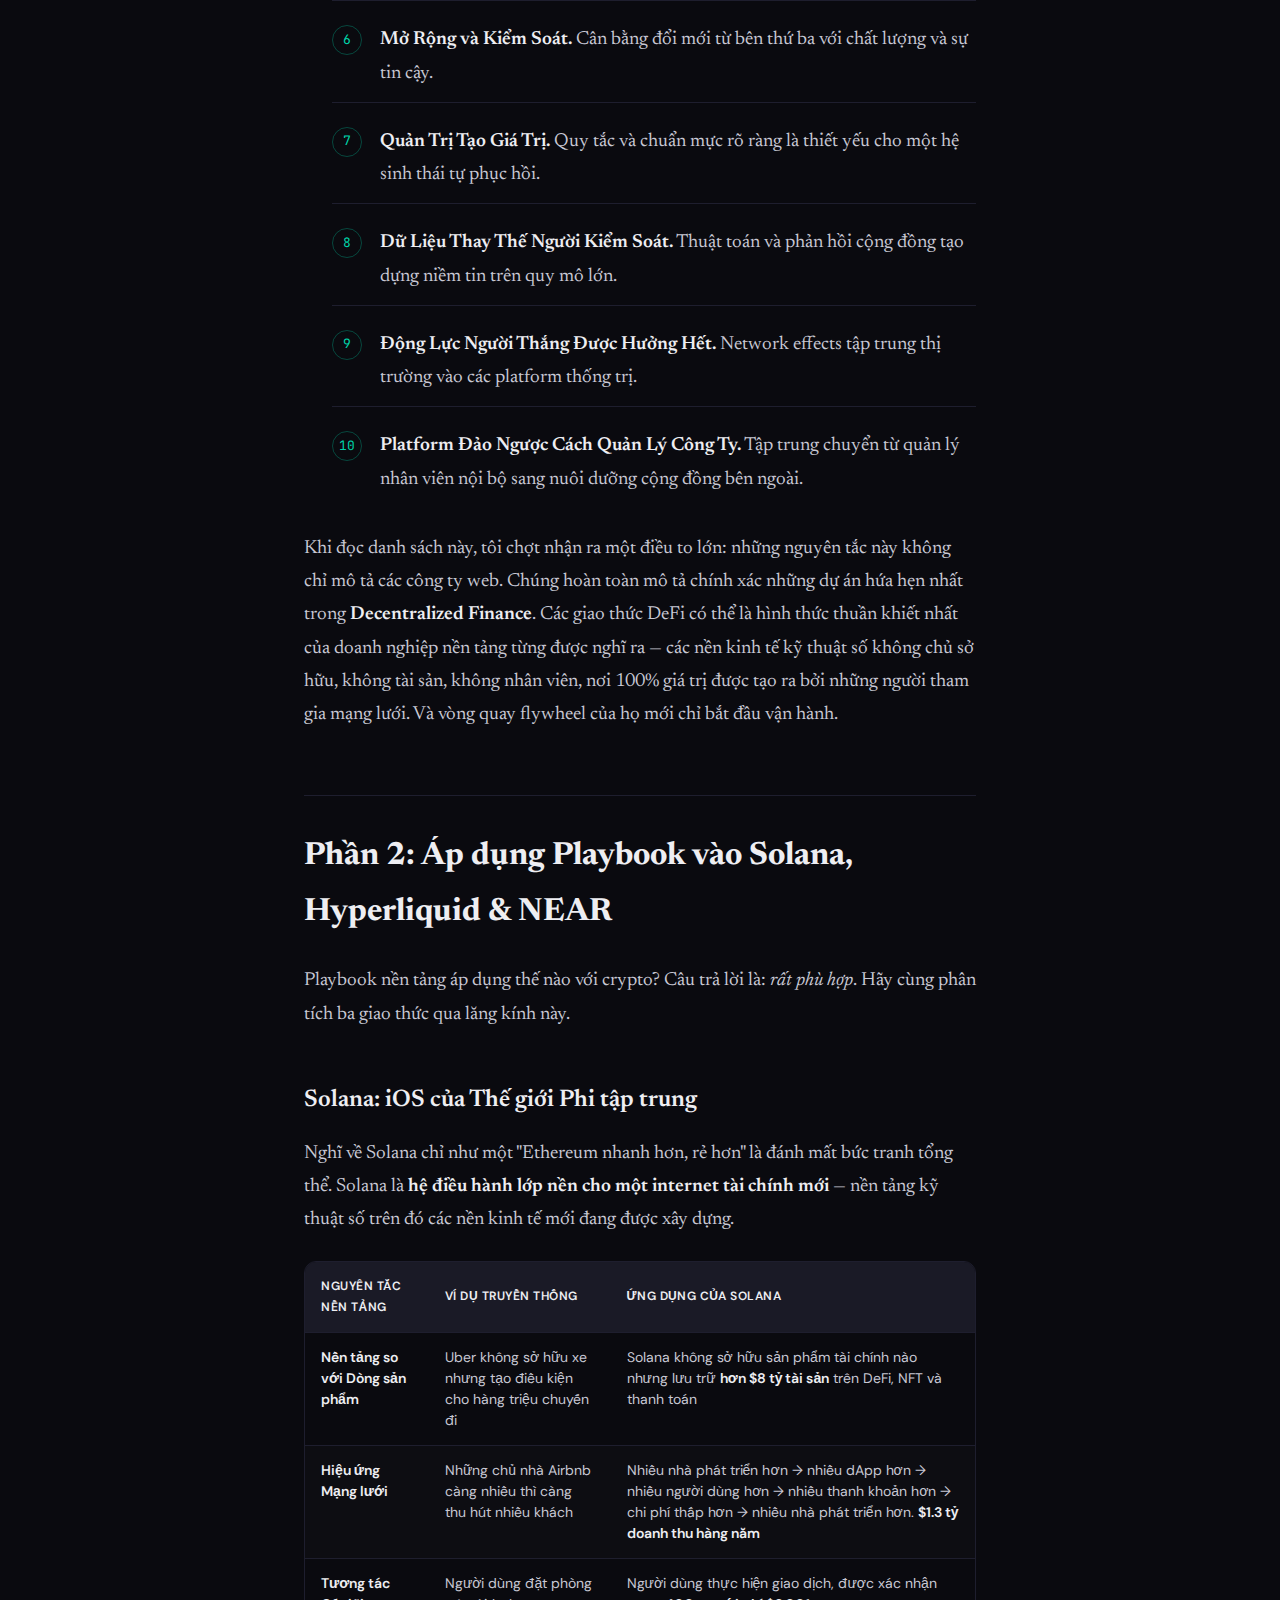
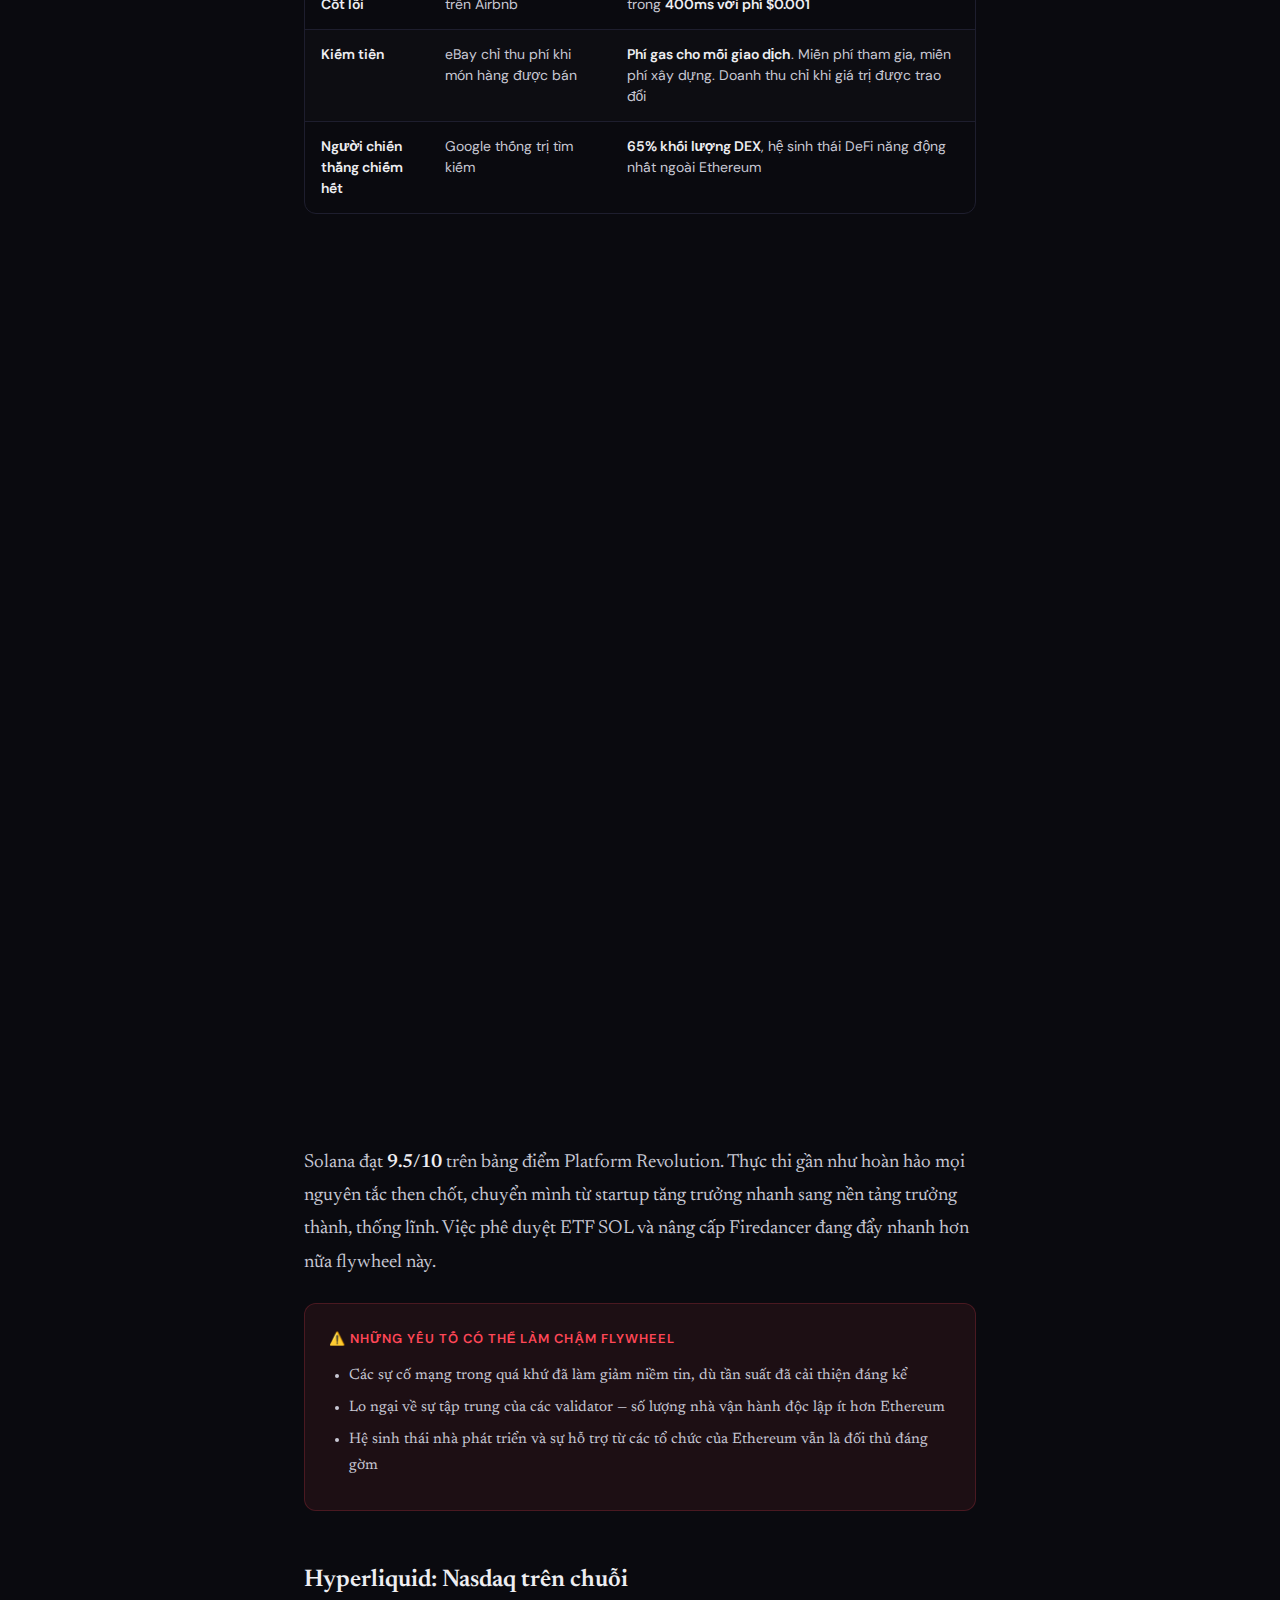
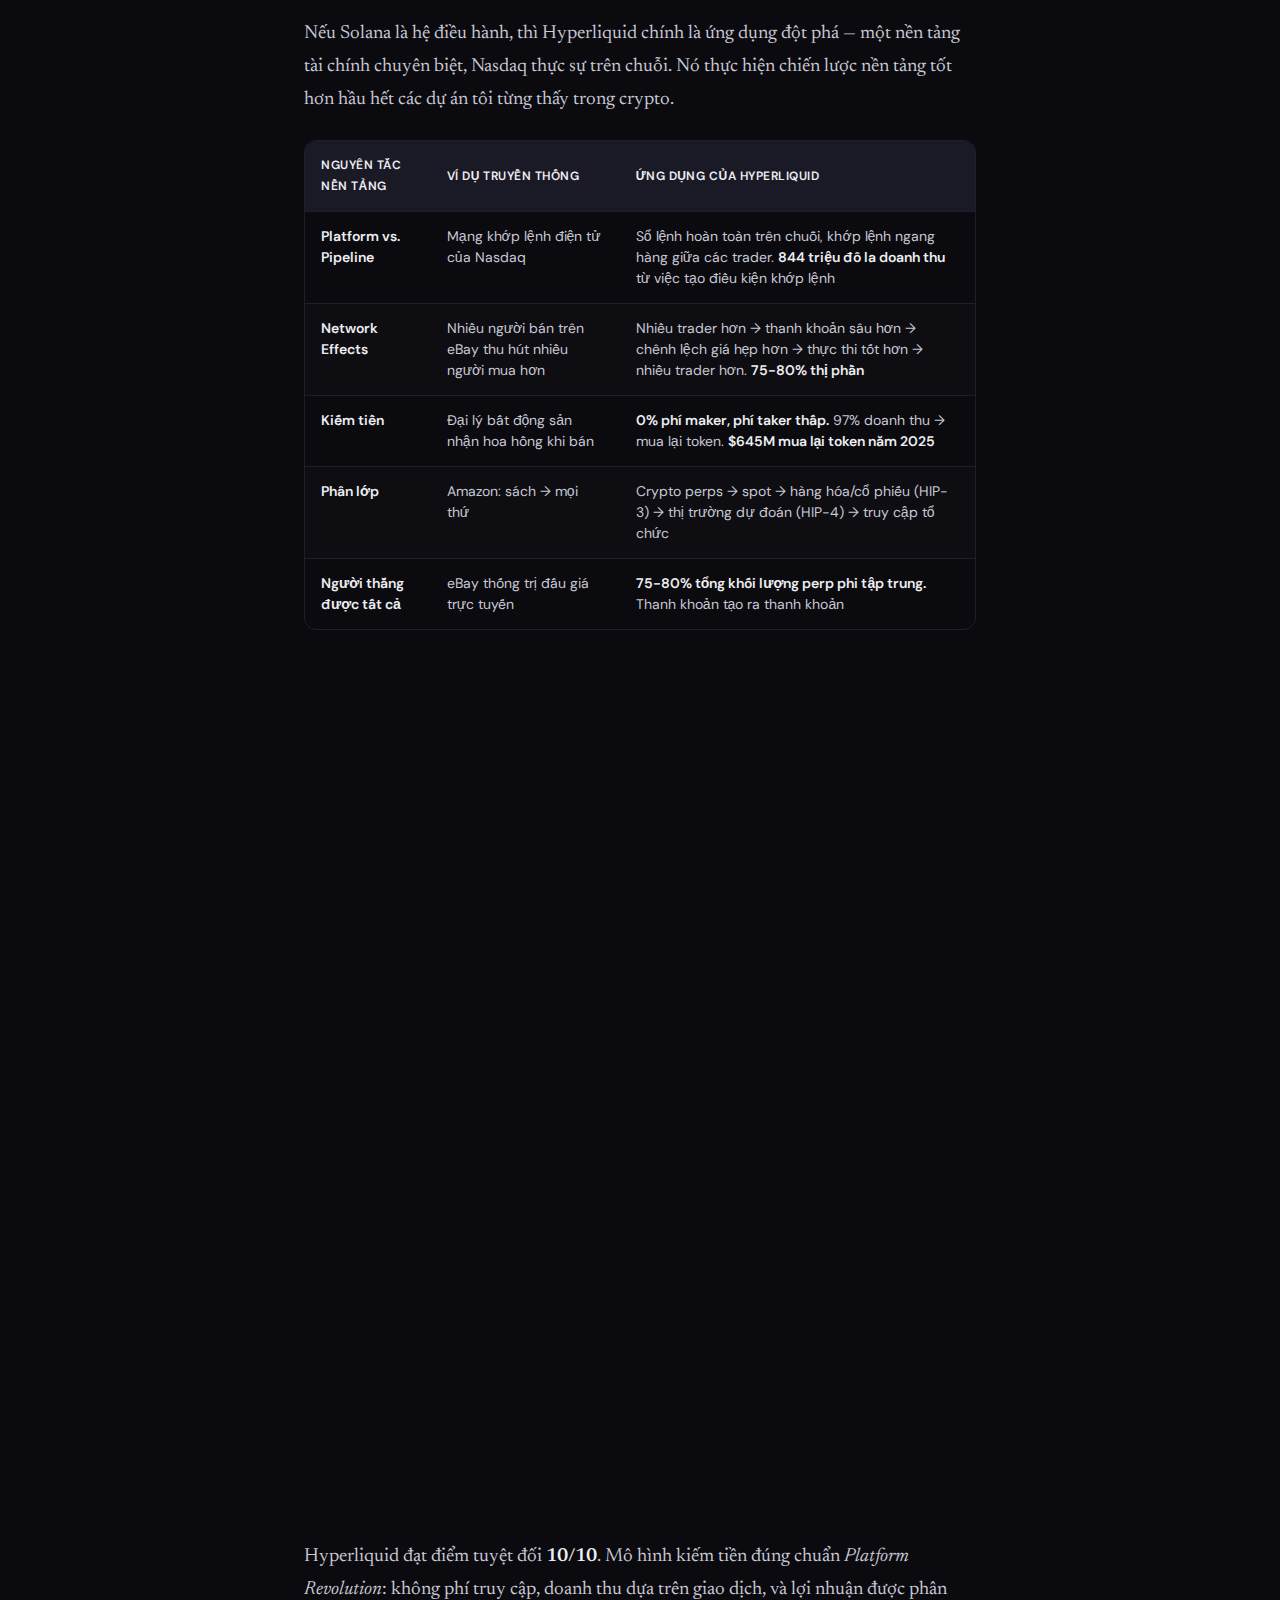
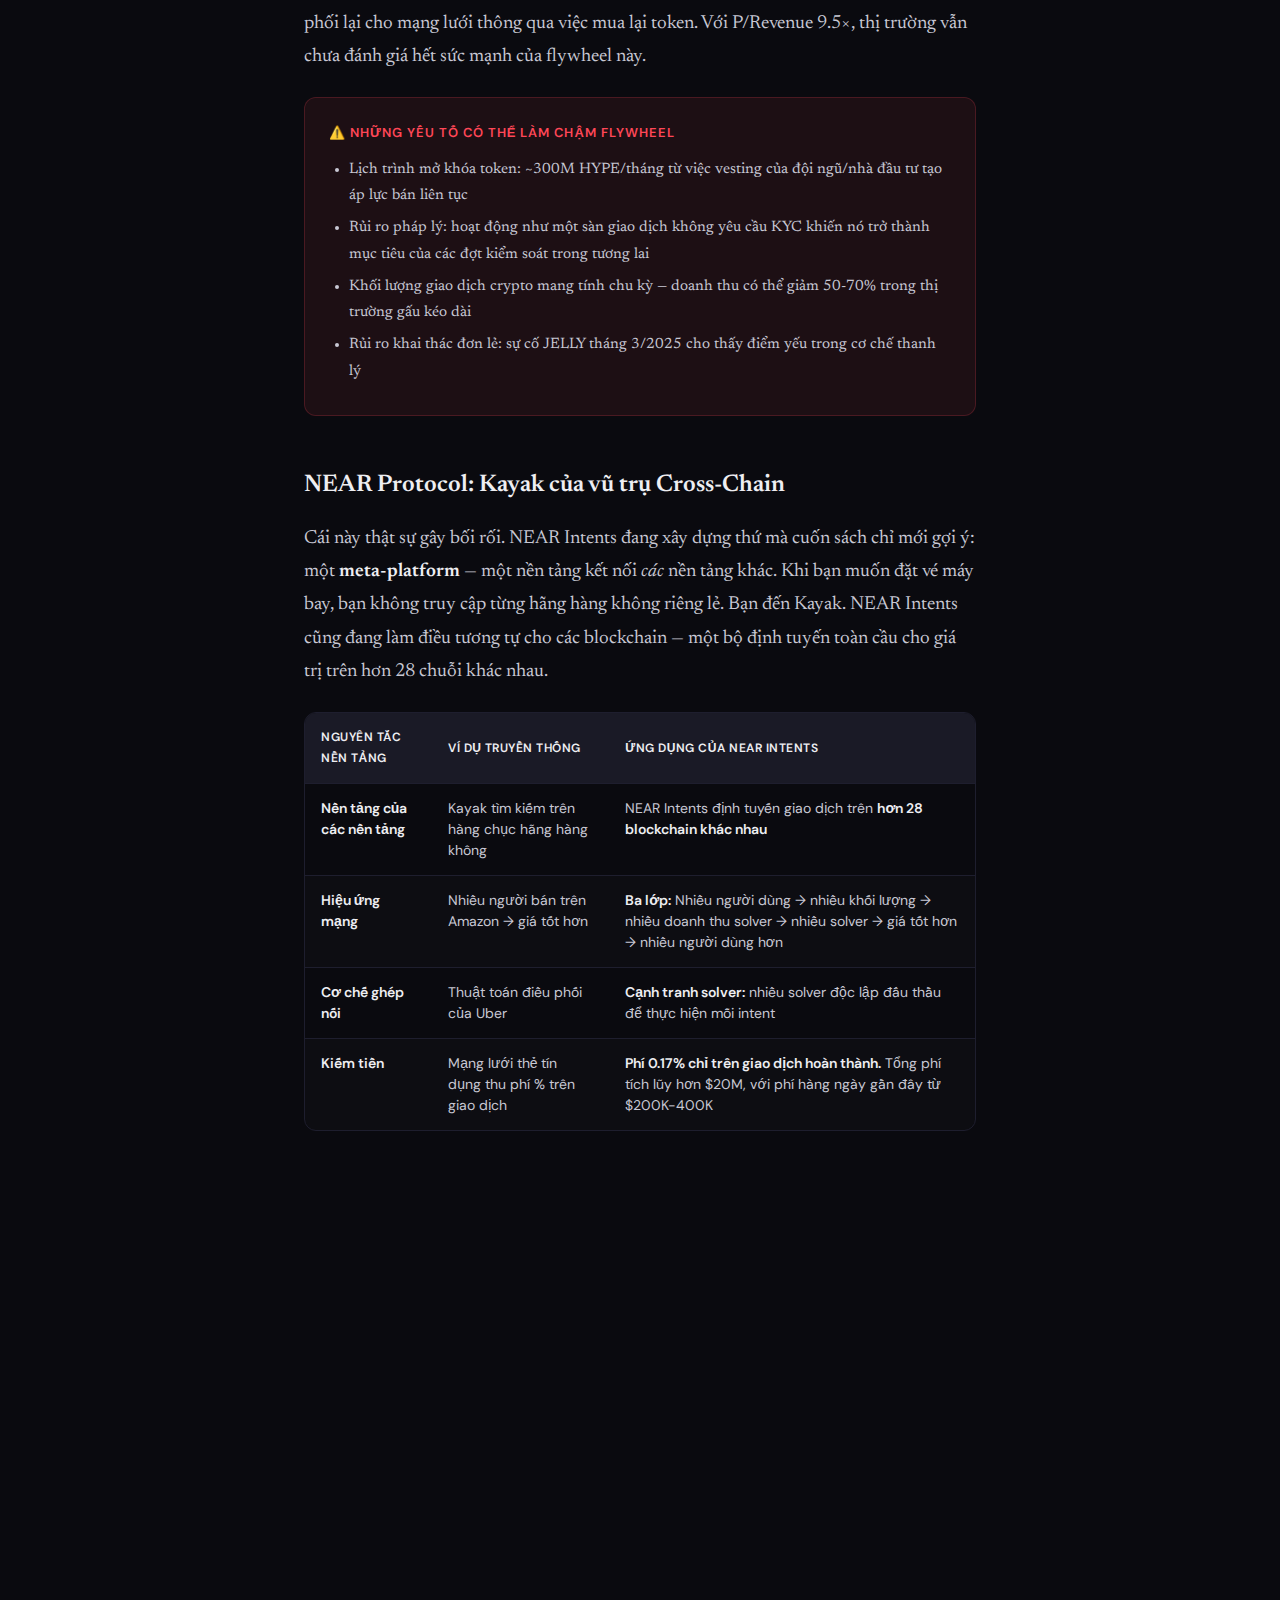
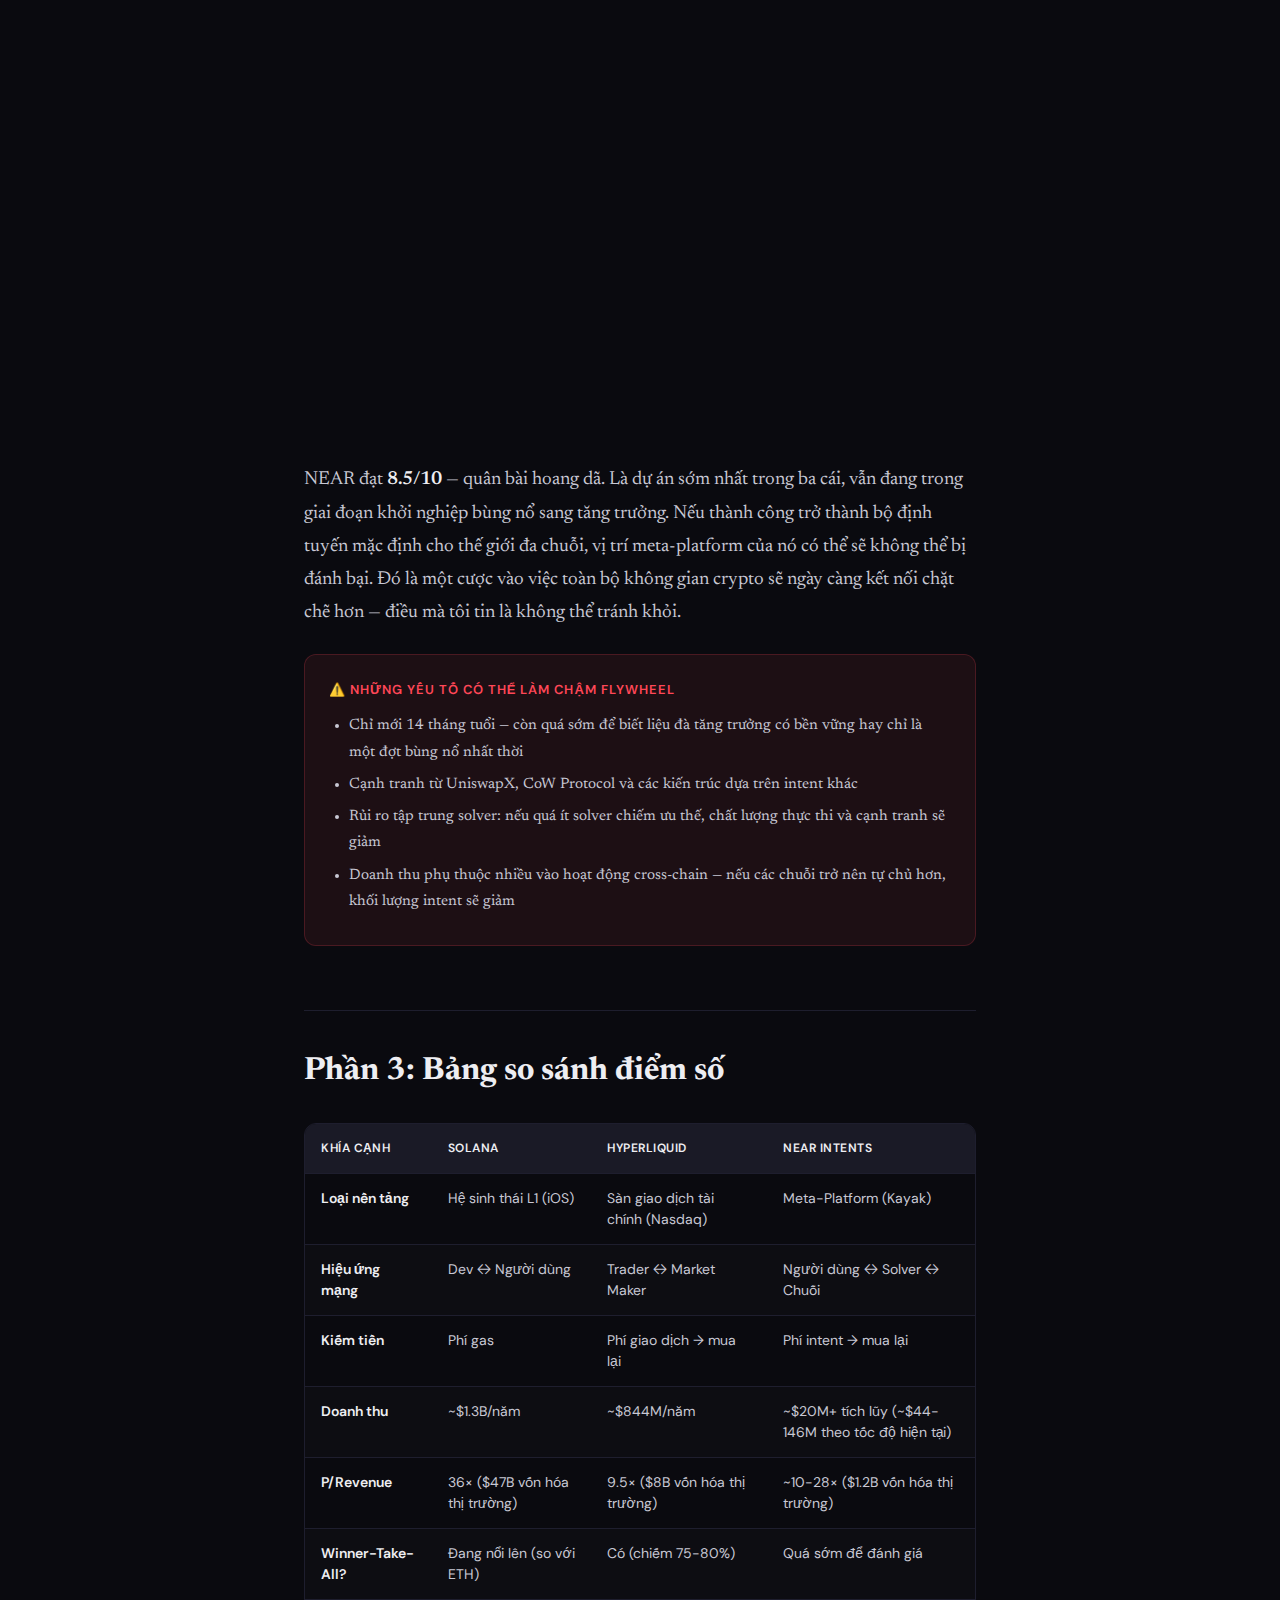
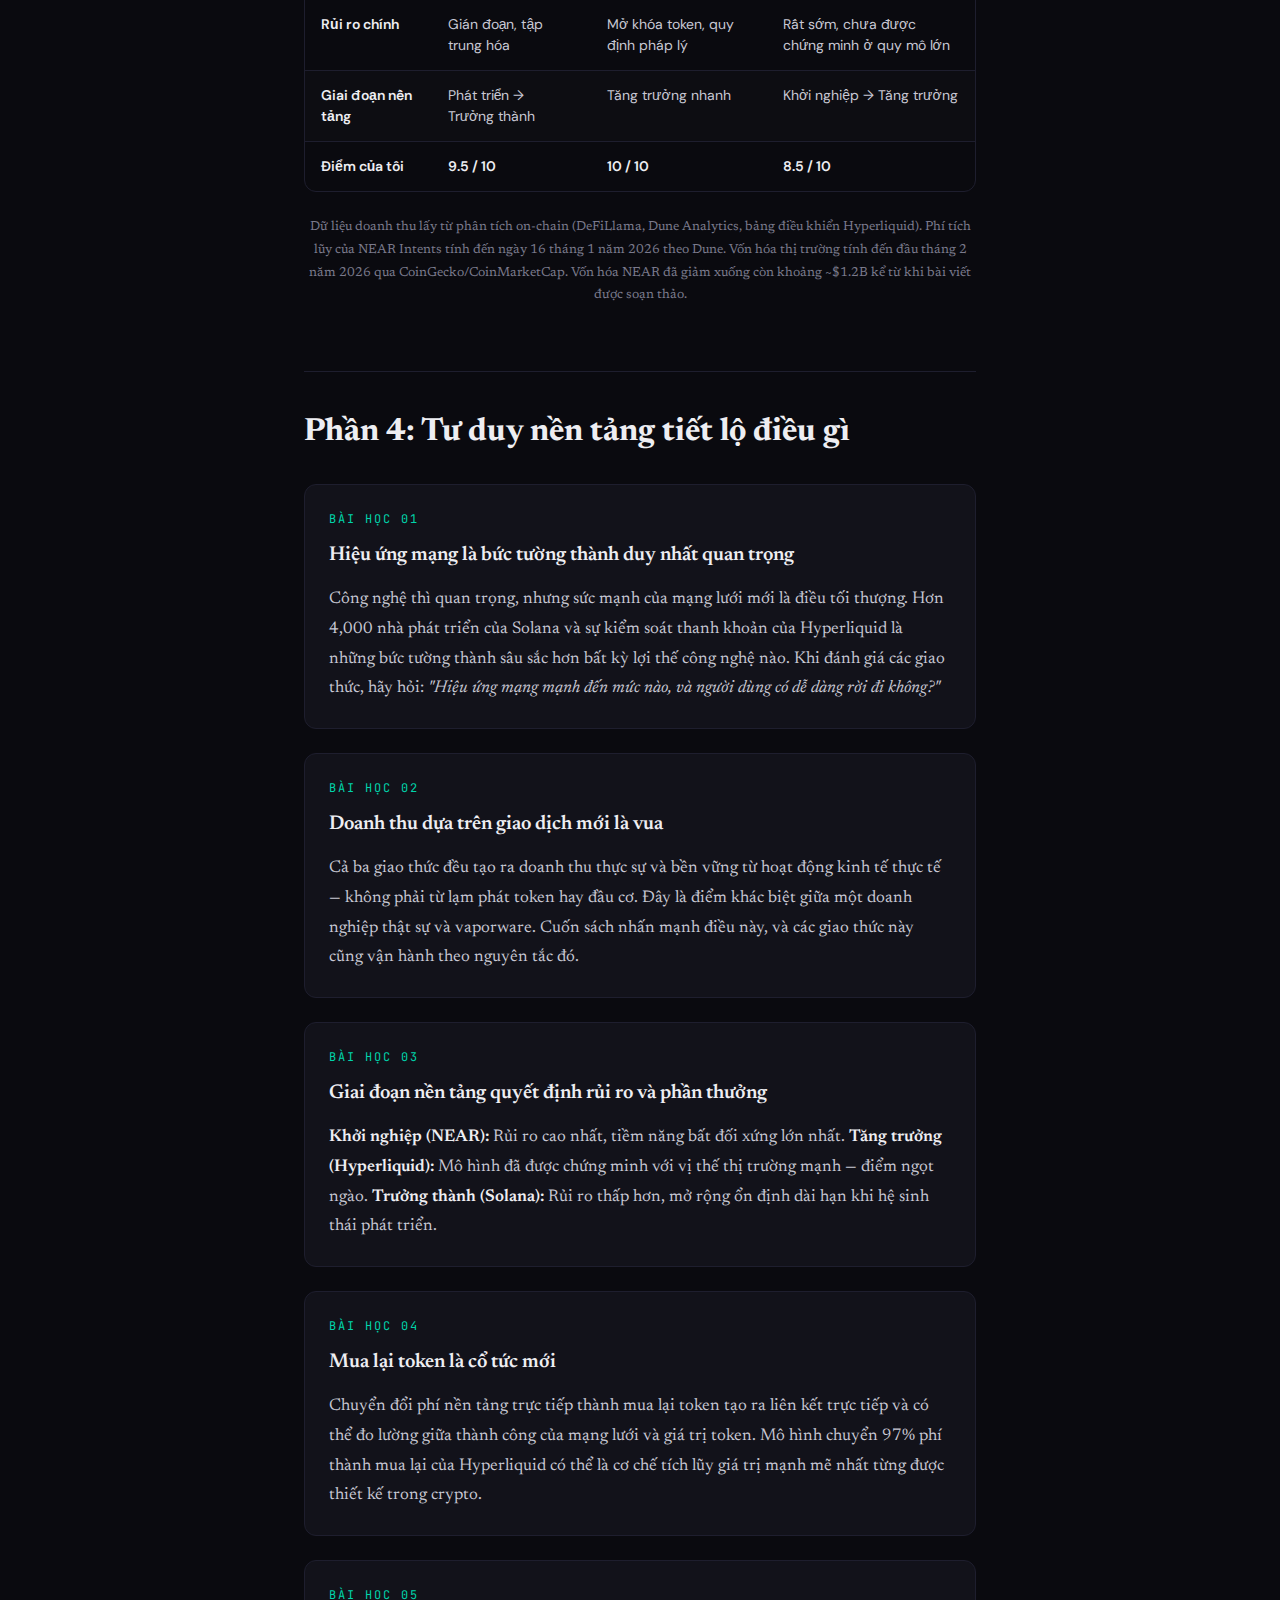
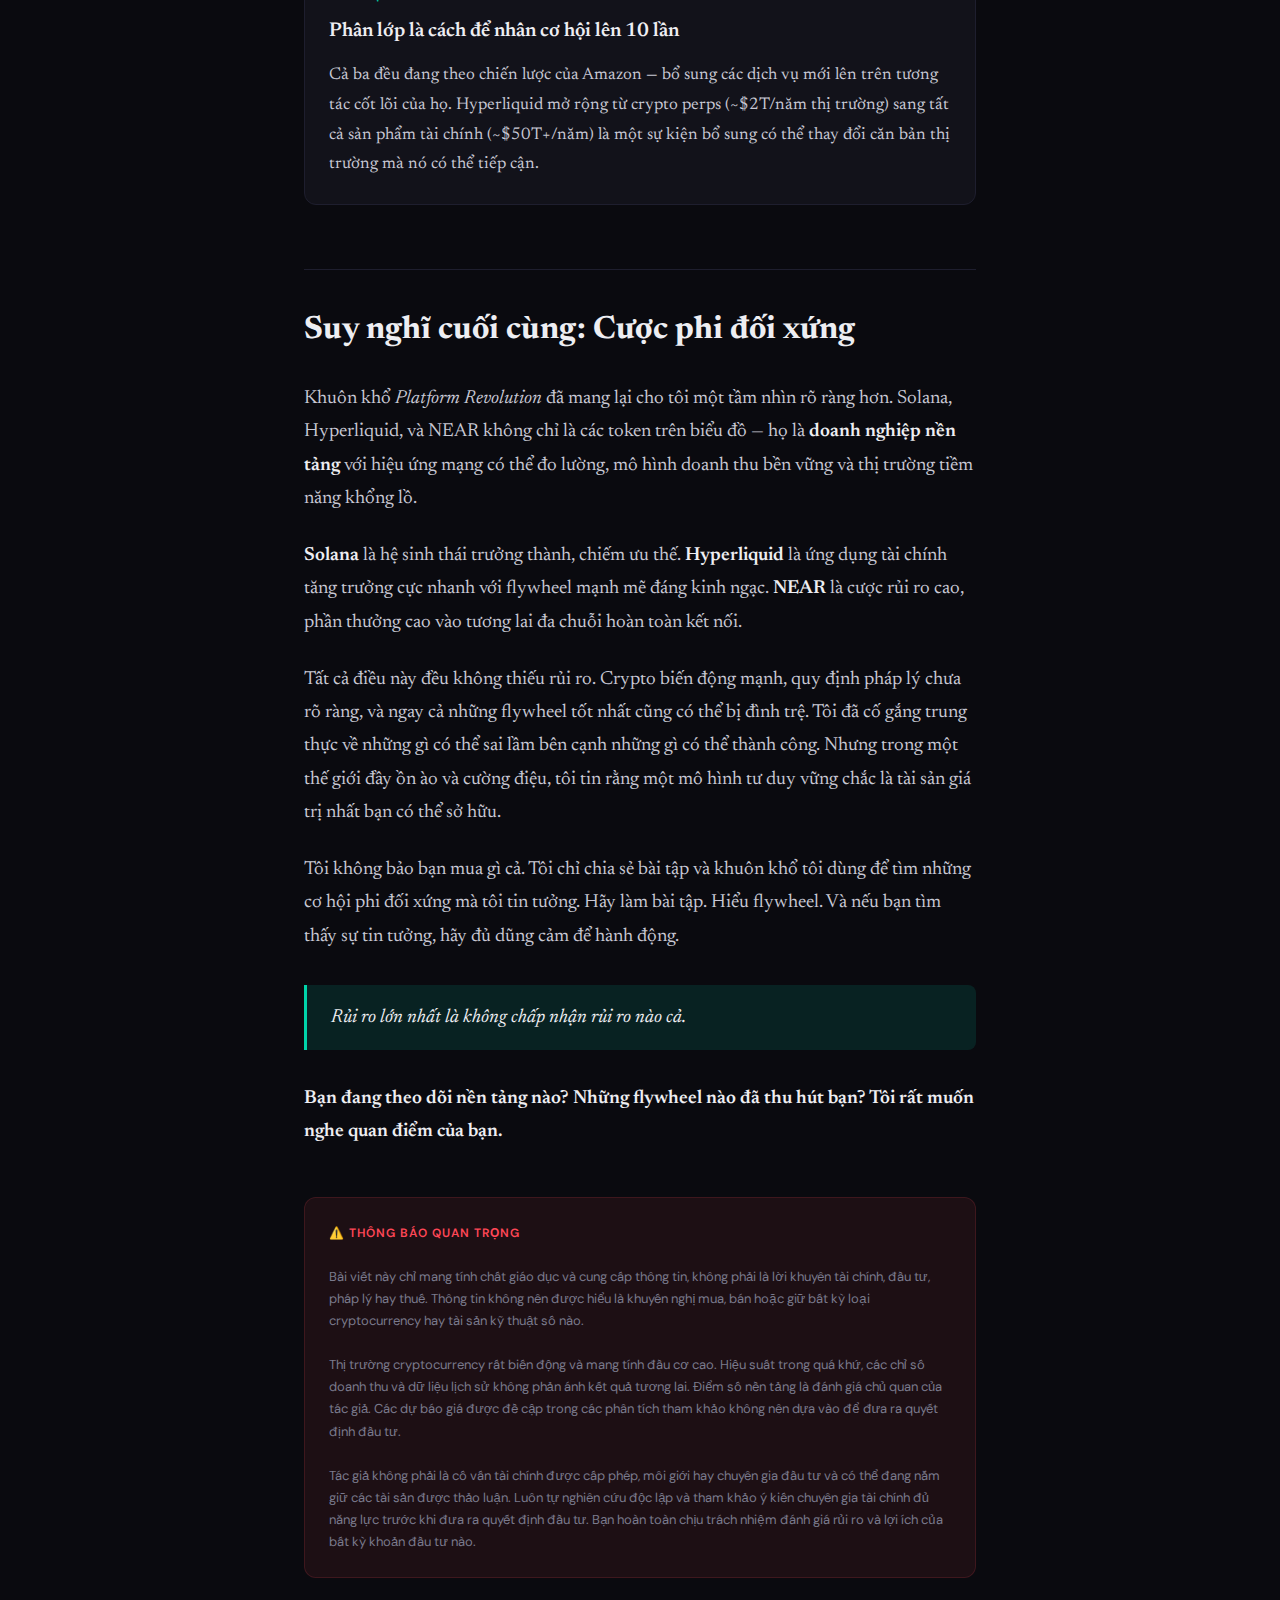
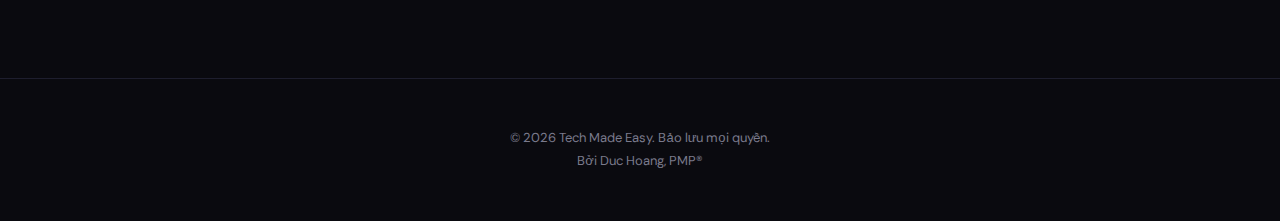
<file: platform-article-vn.html>
<!DOCTYPE html>
<html lang="en">
<head>
    <meta charset="UTF-8">
    <meta name="viewport" content="width=device-width, initial-scale=1.0">
    <title>Cách mạng nền tảng gặp gỡ DeFi — bởi Duc Hoang</title>
    <meta name="description" content="Cách khung mô hình Kinh doanh Nền tảng từ Parker, Van Alstyne & Choudary giải thích tại sao Solana, Hyperliquid và NEAR Protocol là những doanh nghiệp nền tảng bị định giá thấp nhưng tạo ra doanh thu thực sự.">
    <link rel="preconnect" href="https://fonts.googleapis.com">
    <link href="https://fonts.googleapis.com/css2?family=Newsreader:ital,opsz,wght@0,6..72,400;0,6..72,600;0,6..72,700;1,6..72,400;1,6..72,600&family=JetBrains+Mono:wght@400;500&family=DM+Sans:ital,wght@0,400;0,500;0,600;0,700;1,400&display=swap" rel="stylesheet">
    <style>
        :root {
            --bg: #0a0a0f;
            --bg-card: #12121a;
            --bg-card-alt: #1a1a26;
            --text: #c8c8d4;
            --text-muted: #7a7a8c;
            --text-heading: #eeeef2;
            --accent: #00D4AA;
            --accent-dim: rgba(0,212,170,0.12);
            --sol: #9945FF;
            --sol-dim: rgba(153,69,255,0.12);
            --hype: #00D4AA;
            --hype-dim: rgba(0,212,170,0.12);
            --near: #00C1DE;
            --near-dim: rgba(0,193,222,0.12);
            --red: #ff4757;
            --red-dim: rgba(255,71,87,0.08);
            --border: #1e1e2e;
            --serif: 'Newsreader', Georgia, serif;
            --sans: 'DM Sans', -apple-system, sans-serif;
            --mono: 'JetBrains Mono', monospace;
        }
        * { margin:0; padding:0; box-sizing:border-box; }
        html { scroll-behavior: smooth; }
        body {
            background: var(--bg);
            color: var(--text);
            font-family: var(--serif);
            font-size: 19px;
            line-height: 1.75;
            -webkit-font-smoothing: antialiased;
        }

        /* === PROGRESS BAR === */
        .progress-bar {
            position: fixed; top: 0; left: 0; height: 3px;
            background: linear-gradient(90deg, var(--sol), var(--hype), var(--near));
            z-index: 1000; transition: width 0.1s;
        }

        /* === HERO === */
        .hero {
            padding: 120px 24px 80px;
            text-align: center;
            background: radial-gradient(ellipse at 50% 0%, rgba(0,212,170,0.06) 0%, transparent 60%);
            border-bottom: 1px solid var(--border);
        }
        .hero-label {
            font-family: var(--mono);
            font-size: 11px;
            letter-spacing: 3px;
            text-transform: uppercase;
            color: var(--accent);
            margin-bottom: 24px;
            display: inline-block;
            padding: 4px 16px;
            border: 1px solid rgba(0,212,170,0.25);
            border-radius: 20px;
        }
        .hero h1 {
            font-family: var(--serif);
            font-size: clamp(36px, 5.5vw, 64px);
            font-weight: 700;
            color: var(--text-heading);
            line-height: 1.15;
            max-width: 780px;
            margin: 0 auto 20px;
        }
        .hero h1 span { color: var(--accent); }
        .hero-sub {
            font-size: 18px;
            color: var(--text-muted);
            max-width: 600px;
            margin: 0 auto 32px;
            font-style: italic;
        }
        .hero-meta {
            font-family: var(--sans);
            font-size: 13px;
            color: var(--text-muted);
            display: flex;
            justify-content: center;
            gap: 24px;
            flex-wrap: wrap;
        }
        .hero-meta span { display: flex; align-items: center; gap: 6px; }

        /* === ARTICLE === */
        .article { max-width: 720px; margin: 0 auto; padding: 60px 24px 100px; }
        .article p { margin-bottom: 24px; }
        .article strong { color: var(--text-heading); font-weight: 600; }
        .article em { font-style: italic; }
        .article a { color: var(--accent); text-decoration: none; border-bottom: 1px solid rgba(0,212,170,0.3); }
        .article a:hover { border-bottom-color: var(--accent); }

        /* Headings */
        .article h2 {
            font-family: var(--serif);
            font-size: 32px;
            font-weight: 700;
            color: var(--text-heading);
            margin: 64px 0 24px;
            padding-top: 32px;
            border-top: 1px solid var(--border);
        }
        .article h2:first-of-type { border-top: none; margin-top: 0; padding-top: 0; }
        .article h3 {
            font-family: var(--serif);
            font-size: 24px;
            font-weight: 600;
            color: var(--text-heading);
            margin: 48px 0 16px;
        }
        .article h4 {
            font-family: var(--sans);
            font-size: 15px;
            font-weight: 600;
            letter-spacing: 1.5px;
            text-transform: uppercase;
            color: var(--text-muted);
            margin: 40px 0 16px;
        }

        /* Lists */
        .article ul, .article ol { margin-bottom: 24px; padding-left: 28px; }
        .article li { margin-bottom: 10px; }

        /* Blockquote */
        blockquote {
            border-left: 3px solid var(--accent);
            padding: 16px 24px;
            margin: 32px 0;
            background: var(--accent-dim);
            border-radius: 0 8px 8px 0;
            font-style: italic;
            color: var(--text-heading);
        }

        /* Hook stat box */
        .hook-stat {
            background: var(--bg-card);
            border: 1px solid var(--border);
            border-radius: 12px;
            padding: 32px;
            margin: 40px 0;
            text-align: center;
        }
        .hook-stat .big-number {
            font-family: var(--mono);
            font-size: 48px;
            font-weight: 700;
            color: var(--hype);
            line-height: 1;
        }
        .hook-stat .label {
            font-family: var(--sans);
            font-size: 14px;
            color: var(--text-muted);
            margin-top: 8px;
        }
        .hook-stat .comparison {
            font-size: 15px;
            color: var(--text-muted);
            margin-top: 16px;
            line-height: 1.6;
        }

        /* Numbered principles */
        .principles {
            counter-reset: principle;
            list-style: none;
            padding-left: 0;
        }
        .principles li {
            counter-increment: principle;
            padding: 12px 0 12px 48px;
            position: relative;
            border-bottom: 1px solid var(--border);
        }
        .principles li:last-child { border-bottom: none; }
        .principles li::before {
            content: counter(principle);
            position: absolute;
            left: 0;
            top: 14px;
            font-family: var(--mono);
            font-size: 13px;
            color: var(--accent);
            width: 28px;
            height: 28px;
            border: 1px solid rgba(0,212,170,0.3);
            border-radius: 50%;
            display: flex;
            align-items: center;
            justify-content: center;
        }

        /* Bảng */
        .table-wrap {
            overflow-x: auto;
            margin: 24px 0;
            border-radius: 12px;
            border: 1px solid var(--border);
        }
        table { width: 100%; border-collapse: collapse; font-family: var(--sans); font-size: 14px; }
        thead { background: var(--bg-card-alt); }
        th {
            padding: 14px 16px;
            text-align: left;
            font-weight: 600;
            color: var(--text-heading);
            font-size: 12px;
            letter-spacing: 0.5px;
            text-transform: uppercase;
            border-bottom: 1px solid var(--border);
        }
        td {
            padding: 14px 16px;
            border-bottom: 1px solid var(--border);
            vertical-align: top;
            line-height: 1.5;
        }
        tr:last-child td { border-bottom: none; }
        tr:nth-child(even) { background: rgba(255,255,255,0.015); }

        /* Flywheel */
        .flywheel-section {
            margin: 40px -24px;
            padding: 48px 24px 40px;
            border-radius: 16px;
            text-align: center;
            position: relative;
            overflow: hidden;
        }
        .flywheel-section.sol { background: var(--sol-dim); border: 1px solid rgba(153,69,255,0.15); }
        .flywheel-section.hype { background: var(--hype-dim); border: 1px solid rgba(0,212,170,0.15); }
        .flywheel-section.near { background: var(--near-dim); border: 1px solid rgba(0,193,222,0.15); }

        .flywheel-header {
            margin-bottom: 8px;
        }
        .flywheel-title {
            font-family: var(--mono);
            font-size: 11px;
            letter-spacing: 3px;
            text-transform: uppercase;
            margin-bottom: 4px;
        }
        .flywheel-section.sol .flywheel-title { color: var(--sol); }
        .flywheel-section.hype .flywheel-title { color: var(--hype); }
        .flywheel-section.near .flywheel-title { color: var(--near); }

        .flywheel-score {
            font-family: var(--mono);
            font-size: 32px;
            font-weight: 700;
            color: var(--text-heading);
            margin-bottom: 8px;
        }

        /* Container SVG flywheel */
        .flywheel-svg-wrap {
            display: flex;
            justify-content: center;
            margin: 8px auto 16px;
            position: relative;
        }
        .flywheel-svg-wrap svg {
            max-width: 580px;
            width: 100%;
            height: auto;
        }
        .flywheel-svg-wrap text {
            font-family: 'DM Sans', -apple-system, sans-serif;
        }
        /* Hiệu ứng sáng khi hover node qua CSS trên các vòng tròn SVG */
        .fw-node { cursor: pointer; transition: filter 0.25s, stroke-width 0.25s; }
        .fw-node:hover { stroke-width: 3.5; }

        /* Tooltip khi hover */
        .fw-tooltip {
            position: absolute;
            bottom: -8px;
            left: 50%;
            transform: translateX(-50%);
            padding: 8px 16px;
            border-radius: 8px;
            font-family: var(--sans);
            font-size: 12px;
            color: var(--text-heading);
            pointer-events: none;
            opacity: 0;
            transition: opacity 0.2s;
            white-space: nowrap;
            max-width: 280px;
            white-space: normal;
            text-align: center;
        }
        .flywheel-section.sol .fw-tooltip { background: rgba(153,69,255,0.25); border: 1px solid rgba(153,69,255,0.35); }
        .flywheel-section.hype .fw-tooltip { background: rgba(0,212,170,0.25); border: 1px solid rgba(0,212,170,0.35); }
        .flywheel-section.near .fw-tooltip { background: rgba(0,193,222,0.25); border: 1px solid rgba(0,193,222,0.35); }
        .fw-tooltip.visible { opacity: 1; }

        /* Linear flywheel text */
        .flywheel-linear {
            font-family: var(--sans);
            font-size: 14px;
            font-weight: 600;
            color: var(--text-heading);
            margin: 16px 0 4px;
            line-height: 1.6;
        }

        .flywheel-text {
            font-size: 15px;
            color: var(--text-muted);
            margin-top: 8px;
            font-style: italic;
        }

        @keyframes spin-slow {
            from { transform: rotate(0deg); }
            to { transform: rotate(360deg); }
        }

        /* Risk callout */
        .risk-box {
            background: var(--red-dim);
            border: 1px solid rgba(255,71,87,0.2);
            border-radius: 12px;
            padding: 24px;
            margin: 24px 0;
        }
        .risk-box h5 {
            font-family: var(--sans);
            font-size: 13px;
            font-weight: 600;
            color: var(--red);
            text-transform: uppercase;
            letter-spacing: 1px;
            margin-bottom: 12px;
        }
        .risk-box ul { padding-left: 20px; margin-bottom: 0; }
        .risk-box li { font-size: 15px; margin-bottom: 6px; color: var(--text); }

        /* Takeaway cards */
        .takeaway {
            background: var(--bg-card);
            border: 1px solid var(--border);
            border-radius: 12px;
            padding: 24px;
            margin: 24px 0;
        }
        .takeaway-num {
            font-family: var(--mono);
            font-size: 12px;
            color: var(--accent);
            letter-spacing: 2px;
            margin-bottom: 8px;
        }
        .takeaway h3 {
            margin: 0 0 12px;
            font-size: 20px;
        }
        .takeaway p { margin-bottom: 0; font-size: 17px; }

        /* Disclaimer */
        .disclaimer {
            background: var(--red-dim);
            border: 1px solid rgba(255,71,87,0.15);
            border-radius: 12px;
            padding: 24px;
            margin: 48px 0 0;
            font-family: var(--sans);
            font-size: 13px;
            color: var(--text-muted);
            line-height: 1.7;
        }
        .disclaimer strong { color: var(--red); font-size: 12px; letter-spacing: 1px; }

        /* Author note */
        .author-note {
            background: var(--bg-card);
            border: 1px solid var(--border);
            border-radius: 12px;
            padding: 24px;
            margin: 32px 0;
            font-size: 16px;
            font-style: italic;
            color: var(--text-muted);
        }

        /* Footer */
        .article-footer {
            text-align: center;
            padding: 48px 24px;
            border-top: 1px solid var(--border);
            font-family: var(--sans);
            font-size: 13px;
            color: var(--text-muted);
        }

        /* Responsive */
        @media (max-width: 640px) {
            body { font-size: 17px; }
            .hero { padding: 80px 20px 60px; }
            .article { padding: 40px 20px 80px; }
            .flywheel-section { padding: 24px 12px; margin: 32px -20px; }
            .flywheel-svg-wrap svg { max-width: 100%; }
            .flywheel-score { font-size: 26px; }
            .hook-stat .big-number { font-size: 36px; }
            .flywheel-linear { font-size: 12px; }
        }
        @media (min-width: 641px) {
            .flywheel-section { margin-left: -60px; margin-right: -60px; padding: 48px 32px 40px; }
            .flywheel-svg-wrap svg { max-width: 580px; }
        }
    </style>
</head>
<body>
    <div class="progress-bar" id="progressBar" style="width:0%"></div>

    <!-- HERO -->
    <header class="hero">
        <div class="hero-label">Phân tích Book × DeFi</div>
        <h1>Cách mạng Platform<br>Gặp gỡ <span>Tài chính Phi tập trung</span></h1>
        <p class="hero-sub">Cách mà playbook đã xây dựng Uber, Airbnb và Amazon giải thích tại sao Solana, Hyperliquid và NEAR Protocol là những doanh nghiệp platform bị định giá thấp nhất trên thế giới.</p>
        <div class="hero-meta">
            <span>✍️ Duc Hoang, PMP®</span>
            <span>📖 Đọc trong 20 phút</span>
            <span>📅 Tháng 2 năm 2026</span>
        </div>
    </header>

    <!-- ARTICLE -->
    <main class="article">

        <!-- ====== INTRO ====== -->
        <div class="author-note">
            Vài năm trước tôi đã chia sẻ một niềm tin cốt lõi: "rủi ro lớn nhất là không chịu rủi ro nào cả." Đó là lăng kính tôi dùng để săn tìm các cơ hội bất đối xứng — những cược hiếm hoi mà tiềm năng lợi nhuận vượt xa rủi ro ban đầu. Hôm nay tôi muốn hé lộ nơi tôi đang đặt cược, và — quan trọng hơn — khung phân tích tôi dùng để tìm ra chúng.
        </div>

        <div class="hook-stat">
            <div class="big-number">9.5×</div>
            <div class="label">Tỷ lệ Giá trên Doanh thu của Hyperliquid — tạo ra $844M/năm</div>
            <div class="comparison">
                Trong khi đó: Nvidia giao dịch ở mức ~30×, Microsoft khoảng ~14×, và trung bình S&P 500 là ~3×.<br>
                Một platform DeFi chiếm 75-80% thị phần, được định giá chỉ 8 tỷ đô la.
            </div>
        </div>

        <p>Trong khi thế giới tài chính đang mê mẩn cổ phiếu AI và đổ xô vào vàng, thì một điều phi thường đang diễn ra âm thầm. Những platform sẽ tái định hình tài chính toàn cầu đang được xây dựng ngay lúc này — với doanh thu thực, người dùng thực, hiệu ứng mạng thực — và chúng vẫn được định giá như những thí nghiệm.</p>

        <p>Tôi không nói về việc mua coin và hy vọng giá tăng. Tôi nói về đầu tư vào <strong>nền kinh tế platform</strong> — mô hình kinh doanh đã biến Uber, Airbnb và Amazon thành những công ty quyền lực nhất hành tinh. Để thấy cơ hội, bạn phải nhìn qua biểu đồ giá biến động và hiểu được động cơ bên dưới: <strong>flywheel platform</strong>.</p>

        <p>Tôi mới đây đã nghiền ngẫm một cuốn sách tên <em>Platform Revolution</em> của Parker, Van Alstyne và Choudary — và đó là một trong những khoảnh khắc hiếm hoi khi hàng loạt ý tưởng rời rạc trong đầu tôi bỗng chốc kết nối thành một khung phân tích mạnh mẽ. Những gì tôi sắp chia sẻ là điều đã xảy ra khi tôi áp dụng khung đó vào ba giao thức DeFi mà tôi đang theo dõi sát sao nhất.</p>

        <div class="disclaimer">
            <strong>⚠️ TỪ CHỐI TRÁCH NHIỆM</strong><br><br>
            Tôi không phải là cố vấn tài chính. Đây không phải là lời khuyên đầu tư. Tôi là một chuyên gia công nghệ và quản lý dự án năng lượng tái tạo chia sẻ nghiên cứu và khung phân tích mà tôi sử dụng để học hỏi. Đầu tư vào tiền điện tử có <strong style="color:var(--text)">biến động rất cao</strong> và mang theo rủi ro mất vốn đáng kể, bao gồm mất toàn bộ số vốn gốc. Hiệu suất trong quá khứ và các chỉ số doanh thu hiện tại không phản ánh kết quả tương lai. Luôn tự nghiên cứu (DYOR) và tham khảo ý kiến chuyên gia tài chính có trình độ trước khi đưa ra quyết định đầu tư.
        </div>

        <!-- ====== PART 1 ====== -->
        <h2>Phần 1: Tại sao các Platform chinh phục thế giới</h2>

        <p>Ý tưởng cốt lõi của <em>Platform Revolution</em> thật ra rất đơn giản: những công ty quyền lực nhất thế kỷ 21 không tự tạo ra giá trị. Họ xây dựng môi trường nơi <strong>nhà sản xuất và người tiêu dùng bên ngoài có thể kết nối và trao đổi giá trị</strong>.</p>

        <ul>
            <li><strong>Uber</strong>, công ty taxi lớn nhất thế giới, không sở hữu xe nào.</li>
            <li><strong>Airbnb</strong>, nhà cung cấp chỗ ở lớn nhất thế giới, không sở hữu bất động sản nào.</li>
            <li><strong>Facebook</strong>, công ty truyền thông lớn nhất thế giới, không tạo ra nội dung nào.</li>
        </ul>

        <p>Họ không sở hữu phương tiện sản xuất — họ sở hữu <strong>mạng lưới tương tác</strong>. Nhiệm vụ của một platform là <strong>thu hút</strong> người dùng, <strong>hỗ trợ</strong> các tương tác của họ, và <strong>kết nối</strong> họ một cách hiệu quả. Khi làm đúng, điều này tạo ra một vòng lặp tự củng cố — <strong>flywheel</strong> — tạo lực hút mạnh mẽ gần như không thể bị đối thủ cạnh tranh vượt qua.</p>

        <p>Nhiều tài xế trên Uber → thời gian chờ ngắn hơn → nhiều khách hơn → nhu cầu tăng → nhiều tài xế hơn. Vòng lặp này là lợi thế cạnh tranh mạnh nhất trong nền kinh tế hiện đại.</p>

        <h3>10 Nguyên tắc của Sức mạnh Platform</h3>

        <ol class="principles">
            <li><strong>Platform Vượt Trội Hơn Pipeline.</strong> Họ mở rộng nhanh hơn bằng cách tận dụng nguồn lực bên ngoài thay vì sở hữu chúng.</li>
            <li><strong>Network Effects Là Tất Cả.</strong> Sức mạnh của mạng lưới — chứ không phải tính năng — là lợi thế cạnh tranh tối thượng.</li>
            <li><strong>Tương Tác Cốt Lõi.</strong> Mỗi platform phải hoàn thiện một trao đổi cốt lõi duy nhất giữa các thành viên.</li>
            <li><strong>Thu Hút, Hỗ Trợ, Kết Nối.</strong> Thu hút người dùng, làm cho tương tác dễ dàng, kết nối họ hiệu quả.</li>
            <li><strong>Kiếm Tiền Mà Không Giết Tăng Trưởng.</strong> Tính phí giao dịch thành công, không tính phí truy cập.</li>
            <li><strong>Mở Rộng và Kiểm Soát.</strong> Cân bằng đổi mới từ bên thứ ba với chất lượng và sự tin cậy.</li>
            <li><strong>Quản Trị Tạo Giá Trị.</strong> Quy tắc và chuẩn mực rõ ràng là thiết yếu cho một hệ sinh thái tự phục hồi.</li>
            <li><strong>Dữ Liệu Thay Thế Người Kiểm Soát.</strong> Thuật toán và phản hồi cộng đồng tạo dựng niềm tin trên quy mô lớn.</li>
            <li><strong>Động Lực Người Thắng Được Hưởng Hết.</strong> Network effects tập trung thị trường vào các platform thống trị.</li>
            <li><strong>Platform Đảo Ngược Cách Quản Lý Công Ty.</strong> Tập trung chuyển từ quản lý nhân viên nội bộ sang nuôi dưỡng cộng đồng bên ngoài.</li>
        </ol>
        <p>Khi đọc danh sách này, tôi chợt nhận ra một điều to lớn: những nguyên tắc này không chỉ mô tả các công ty web. Chúng hoàn toàn mô tả chính xác những dự án hứa hẹn nhất trong <strong>Decentralized Finance</strong>. Các giao thức DeFi có thể là hình thức thuần khiết nhất của doanh nghiệp nền tảng từng được nghĩ ra — các nền kinh tế kỹ thuật số không chủ sở hữu, không tài sản, không nhân viên, nơi 100% giá trị được tạo ra bởi những người tham gia mạng lưới. Và vòng quay flywheel của họ mới chỉ bắt đầu vận hành.</p>

        <!-- ====== PART 2 ====== -->
        <h2>Phần 2: Áp dụng Playbook vào Solana, Hyperliquid & NEAR</h2>

        <p>Playbook nền tảng áp dụng thế nào với crypto? Câu trả lời là: <em>rất phù hợp</em>. Hãy cùng phân tích ba giao thức qua lăng kính này.</p>

        <!-- SOLANA -->
        <h3>Solana: iOS của Thế giới Phi tập trung</h3>

        <p>Nghĩ về Solana chỉ như một "Ethereum nhanh hơn, rẻ hơn" là đánh mất bức tranh tổng thể. Solana là <strong>hệ điều hành lớp nền cho một internet tài chính mới</strong> — nền tảng kỹ thuật số trên đó các nền kinh tế mới đang được xây dựng.</p>

        <div class="table-wrap">
            <table>
                <thead><tr><th>Nguyên tắc Nền tảng</th><th>Ví dụ Truyền thống</th><th>Ứng dụng của Solana</th></tr></thead>
                <tbody>
                    <tr><td><strong>Nền tảng so với Dòng sản phẩm</strong></td><td>Uber không sở hữu xe nhưng tạo điều kiện cho hàng triệu chuyến đi</td><td>Solana không sở hữu sản phẩm tài chính nào nhưng lưu trữ <strong>hơn $8 tỷ tài sản</strong> trên DeFi, NFT và thanh toán</td></tr>
                    <tr><td><strong>Hiệu ứng Mạng lưới</strong></td><td>Những chủ nhà Airbnb càng nhiều thì càng thu hút nhiều khách</td><td>Nhiều nhà phát triển hơn → nhiều dApp hơn → nhiều người dùng hơn → nhiều thanh khoản hơn → chi phí thấp hơn → nhiều nhà phát triển hơn. <strong>$1.3 tỷ doanh thu hàng năm</strong></td></tr>
                    <tr><td><strong>Tương tác Cốt lõi</strong></td><td>Người dùng đặt phòng trên Airbnb</td><td>Người dùng thực hiện giao dịch, được xác nhận trong <strong>400ms với phí $0.001</strong></td></tr>
                    <tr><td><strong>Kiếm tiền</strong></td><td>eBay chỉ thu phí khi món hàng được bán</td><td><strong>Phí gas cho mỗi giao dịch</strong>. Miễn phí tham gia, miễn phí xây dựng. Doanh thu chỉ khi giá trị được trao đổi</td></tr>
                    <tr><td><strong>Người chiến thắng chiếm hết</strong></td><td>Google thống trị tìm kiếm</td><td><strong>65% khối lượng DEX</strong>, hệ sinh thái DeFi năng động nhất ngoài Ethereum</td></tr>
                </tbody>
            </table>
        </div>

        <div class="flywheel-section sol" id="fw-sol">
            <div class="flywheel-header">
                <div class="flywheel-title">Flywheel của Solana</div>
                <div class="flywheel-score">9.5 / 10</div>
            </div>
            <div class="flywheel-svg-wrap">
                <svg viewBox="0 0 600 600" xmlns="http://www.w3.org/2000/svg">
                    <!-- Defs -->
                    <defs>
                        <filter id="glow-sol"><feGaussianBlur stdDeviation="6" result="b"/><feMerge><feMergeNode in="b"/><feMergeNode in="SourceGraphic"/></feMerge></filter>
                        <marker id="arrow-sol" markerWidth="8" markerHeight="8" refX="4" refY="4" orient="auto"><path d="M0,1 L7,4 L0,7" fill="none" stroke="#9945FF" stroke-width="1.5" opacity="0.7"/></marker>
                    </defs>

                    <!-- Outer ring -->
                    <circle cx="300" cy="300" r="210" fill="none" stroke="#9945FF" stroke-width="1.5" opacity="0.15"/>
                    <!-- Dashed orbit -->
                    <circle cx="300" cy="300" r="210" fill="none" stroke="#9945FF" stroke-width="1" stroke-dasharray="8 12" opacity="0.1"/>
                    <!-- Animated rotating arc -->
                    <circle cx="300" cy="300" r="210" fill="none" stroke="#9945FF" stroke-width="3"
                        stroke-dasharray="80 1240" stroke-linecap="round" opacity="0.45"
                        style="transform-origin:300px 300px; animation: spin-slow 10s linear infinite"/>

                    <!-- Center text -->
                    <text x="300" y="275" text-anchor="middle" fill="#9945FF" font-size="16" font-weight="700" letter-spacing="4">SOLANA</text>
                    <text x="300" y="300" text-anchor="middle" fill="#7a7a8c" font-size="12" letter-spacing="2">FLYWHEEL</text>
                    <text x="300" y="330" text-anchor="middle" fill="#9945FF" font-size="22" font-weight="700">9.5 / 10</text>

                    <!-- Curved arrows between nodes -->
                    <path d="M 345,105 A 210,210 0 0,1 480,170" fill="none" stroke="#9945FF" stroke-width="1.8" opacity="0.35" marker-end="url(#arrow-sol)"/>
                    <path d="M 510,225 A 210,210 0 0,1 480,410" fill="none" stroke="#9945FF" stroke-width="1.8" opacity="0.35" marker-end="url(#arrow-sol)"/>
                    <path d="M 430,460 A 210,210 0 0,1 170,460" fill="none" stroke="#9945FF" stroke-width="1.8" opacity="0.35" marker-end="url(#arrow-sol)"/>
                    <path d="M 120,410 A 210,210 0 0,1 92,225" fill="none" stroke="#9945FF" stroke-width="1.8" opacity="0.35" marker-end="url(#arrow-sol)"/>
                    <path d="M 120,170 A 210,210 0 0,1 255,105" fill="none" stroke="#9945FF" stroke-width="1.8" opacity="0.35" marker-end="url(#arrow-sol)"/>

                    <!-- Node 1: Developers (top) -->
                    <circle cx="300" cy="90" r="48" fill="#12121a" stroke="#9945FF" stroke-width="2.5" class="fw-node" data-tip="4,000+ active devs, grants, hackathons, Solana Foundation" data-fw="sol"/>
                    <text x="300" y="82" text-anchor="middle" font-size="26">👨‍💻</text>
                    <text x="300" y="106" text-anchor="middle" fill="#eeeef2" font-size="11" font-weight="600">Nhiều</text>
                    <text x="300" y="120" text-anchor="middle" fill="#eeeef2" font-size="11" font-weight="600">Developers</text>

                    <!-- Node 2: dApps (top-right) -->
                    <circle cx="500" cy="195" r="48" fill="#12121a" stroke="#9945FF" stroke-width="2.5" class="fw-node" data-tip="DeFi, NFTs, payments, DePIN, AI agents" data-fw="sol"/>
                    <text x="500" y="187" text-anchor="middle" font-size="26">📱</text>
                    <text x="500" y="211" text-anchor="middle" fill="#eeeef2" font-size="11" font-weight="600">Nhiều</text>
                    <text x="500" y="225" text-anchor="middle" fill="#eeeef2" font-size="11" font-weight="600">dApps</text>

                    <!-- Node 3: Users (bottom-right) -->
                    <circle cx="424" cy="437" r="48" fill="#12121a" stroke="#9945FF" stroke-width="2.5" class="fw-node" data-tip="Millions of active wallets, SOL ETF approved" data-fw="sol"/>
                    <text x="424" y="429" text-anchor="middle" font-size="26">👥</text>
                    <text x="424" y="453" text-anchor="middle" fill="#eeeef2" font-size="11" font-weight="600">Nhiều</text>
                    <text x="424" y="467" text-anchor="middle" fill="#eeeef2" font-size="11" font-weight="600">Người dùng</text>

                    <!-- Node 4: Liquidity (bottom-left) -->
                    <circle cx="176" cy="437" r="48" fill="#12121a" stroke="#9945FF" stroke-width="2.5" class="fw-node" data-tip="$8B+ TVL, deep DEX markets, 65% DEX volume share" data-fw="sol"/>
                    <text x="176" y="429" text-anchor="middle" font-size="26">💰</text>
                    <text x="176" y="453" text-anchor="middle" fill="#eeeef2" font-size="11" font-weight="600">Nhiều hơn</text>
                    <text x="176" y="467" text-anchor="middle" fill="#eeeef2" font-size="11" font-weight="600">Thanh khoản</text>

                    <!-- Node 5: Lower Costs (top-left) -->
                    <circle cx="100" cy="195" r="48" fill="#12121a" stroke="#9945FF" stroke-width="2.5" class="fw-node" data-tip="$0.001 fees, 400ms blocks, Firedancer upgrade" data-fw="sol"/>
                    <text x="100" y="187" text-anchor="middle" font-size="26">⚡</text>
                    <text x="100" y="211" text-anchor="middle" fill="#eeeef2" font-size="11" font-weight="600">Chi phí</text>
                    <text x="100" y="225" text-anchor="middle" fill="#eeeef2" font-size="11" font-weight="600">Thấp hơn</text>
                </svg>
                <div class="fw-tooltip" id="tip-sol"></div>
            </div>
            <div class="flywheel-linear">Nhiều nhà phát triển hơn → Nhiều dApps hơn → Nhiều người dùng hơn → Nhiều thanh khoản hơn → Chi phí thấp hơn → ↻</div>
            <div class="flywheel-text">Một bản sao y hệt flywheel của Uber, nhưng còn mạnh mẽ hơn trong bối cảnh toàn cầu không cần cấp phép.</div>
        </div>

        <p>Solana đạt <strong>9.5/10</strong> trên bảng điểm Platform Revolution. Thực thi gần như hoàn hảo mọi nguyên tắc then chốt, chuyển mình từ startup tăng trưởng nhanh sang nền tảng trưởng thành, thống lĩnh. Việc phê duyệt ETF SOL và nâng cấp Firedancer đang đẩy nhanh hơn nữa flywheel này.</p>

        <div class="risk-box">
            <h5>⚠️ Những yếu tố có thể làm chậm flywheel</h5>
            <ul>
                <li>Các sự cố mạng trong quá khứ đã làm giảm niềm tin, dù tần suất đã cải thiện đáng kể</li>
                <li>Lo ngại về sự tập trung của các validator — số lượng nhà vận hành độc lập ít hơn Ethereum</li>
                <li>Hệ sinh thái nhà phát triển và sự hỗ trợ từ các tổ chức của Ethereum vẫn là đối thủ đáng gờm</li>
            </ul>
        </div>

        <!-- HYPERLIQUID -->
        <h3>Hyperliquid: Nasdaq trên chuỗi</h3>

        <p>Nếu Solana là hệ điều hành, thì Hyperliquid chính là ứng dụng đột phá — một nền tảng tài chính chuyên biệt, Nasdaq thực sự trên chuỗi. Nó thực hiện chiến lược nền tảng tốt hơn hầu hết các dự án tôi từng thấy trong crypto.</p>

        <div class="table-wrap">
            <table>
                <thead><tr><th>Nguyên tắc nền tảng</th><th>Ví dụ truyền thống</th><th>Ứng dụng của Hyperliquid</th></tr></thead>
                <tbody>
                    <tr><td><strong>Platform vs. Pipeline</strong></td><td>Mạng khớp lệnh điện tử của Nasdaq</td><td>Sổ lệnh hoàn toàn trên chuỗi, khớp lệnh ngang hàng giữa các trader. <strong>844 triệu đô la doanh thu</strong> từ việc tạo điều kiện khớp lệnh</td></tr>
                    <tr><td><strong>Network Effects</strong></td><td>Nhiều người bán trên eBay thu hút nhiều người mua hơn</td><td>Nhiều trader hơn → thanh khoản sâu hơn → chênh lệch giá hẹp hơn → thực thi tốt hơn → nhiều trader hơn. <strong>75-80% thị phần</strong></td></tr>
                    <tr><td><strong>Kiếm tiền</strong></td><td>Đại lý bất động sản nhận hoa hồng khi bán</td><td><strong>0% phí maker, phí taker thấp.</strong> 97% doanh thu → mua lại token. <strong>$645M mua lại token năm 2025</strong></td></tr>
                    <tr><td><strong>Phân lớp</strong></td><td>Amazon: sách → mọi thứ</td><td>Crypto perps → spot → hàng hóa/cổ phiếu (HIP-3) → thị trường dự đoán (HIP-4) → truy cập tổ chức</td></tr>
                    <tr><td><strong>Người thắng được tất cả</strong></td><td>eBay thống trị đấu giá trực tuyến</td><td><strong>75-80% tổng khối lượng perp phi tập trung.</strong> Thanh khoản tạo ra thanh khoản</td></tr>
                </tbody>
            </table>
        </div>

        <div class="flywheel-section hype" id="fw-hype">
            <div class="flywheel-header">
                <div class="flywheel-title">Flywheel Hyperliquid</div>
                <div class="flywheel-score">10 / 10</div>
            </div>
            <div class="flywheel-svg-wrap">
                <svg viewBox="0 0 600 600" xmlns="http://www.w3.org/2000/svg">
                    <defs>
                        <filter id="glow-hype"><feGaussianBlur stdDeviation="6" result="b"/><feMerge><feMergeNode in="b"/><feMergeNode in="SourceGraphic"/></feMerge></filter>
                        <marker id="arrow-hype" markerWidth="8" markerHeight="8" refX="4" refY="4" orient="auto"><path d="M0,1 L7,4 L0,7" fill="none" stroke="#00D4AA" stroke-width="1.5" opacity="0.7"/></marker>
                    </defs>

                    <circle cx="300" cy="300" r="210" fill="none" stroke="#00D4AA" stroke-width="1.5" opacity="0.15"/>
                    <circle cx="300" cy="300" r="210" fill="none" stroke="#00D4AA" stroke-width="1" stroke-dasharray="8 12" opacity="0.1"/>
                    <circle cx="300" cy="300" r="210" fill="none" stroke="#00D4AA" stroke-width="3"
                        stroke-dasharray="80 1240" stroke-linecap="round" opacity="0.45"
                        style="transform-origin:300px 300px; animation: spin-slow 8s linear infinite"/>

                    <text x="300" y="270" text-anchor="middle" fill="#00D4AA" font-size="14" font-weight="700" letter-spacing="3">HYPERLIQUID</text>
                    <text x="300" y="295" text-anchor="middle" fill="#7a7a8c" font-size="12" letter-spacing="2">FLYWHEEL</text>
                    <text x="300" y="330" text-anchor="middle" fill="#00D4AA" font-size="22" font-weight="700">10 / 10</text>

                    <!-- Curved arrows -->
                    <path d="M 345,105 A 210,210 0 0,1 480,170" fill="none" stroke="#00D4AA" stroke-width="1.8" opacity="0.35" marker-end="url(#arrow-hype)"/>
                    <path d="M 510,225 A 210,210 0 0,1 480,410" fill="none" stroke="#00D4AA" stroke-width="1.8" opacity="0.35" marker-end="url(#arrow-hype)"/>
                    <path d="M 430,460 A 210,210 0 0,1 170,460" fill="none" stroke="#00D4AA" stroke-width="1.8" opacity="0.35" marker-end="url(#arrow-hype)"/>
                    <path d="M 120,410 A 210,210 0 0,1 92,225" fill="none" stroke="#00D4AA" stroke-width="1.8" opacity="0.35" marker-end="url(#arrow-hype)"/>
                    <path d="M 120,170 A 210,210 0 0,1 255,105" fill="none" stroke="#00D4AA" stroke-width="1.8" opacity="0.35" marker-end="url(#arrow-hype)"/>

                    <!-- Node 1: More Traders -->
                    <circle cx="300" cy="90" r="48" fill="#12121a" stroke="#00D4AA" stroke-width="2.5" class="fw-node" data-tip="Bán lẻ + tổ chức (Ripple Prime), 187 nhà phát triển hoạt động" data-fw="hype"/>
                    <text x="300" y="82" text-anchor="middle" font-size="26">📊</text>
                    <text x="300" y="106" text-anchor="middle" fill="#eeeef2" font-size="11" font-weight="600">Nhiều</text>
                    <text x="300" y="120" text-anchor="middle" fill="#eeeef2" font-size="11" font-weight="600">Nhà giao dịch</text>

                    <!-- Node 2: Deeper Liquidity -->
                    <circle cx="500" cy="195" r="48" fill="#12121a" stroke="#00D4AA" stroke-width="2.5" class="fw-node" data-tip="$24.7B daily perps volume, 75-80% DEX market share" data-fw="hype"/>
                    <text x="500" y="187" text-anchor="middle" font-size="26">🌊</text>
                    <text x="500" y="211" text-anchor="middle" fill="#eeeef2" font-size="11" font-weight="600">Thanh khoản</text>
                    <text x="500" y="225" text-anchor="middle" fill="#eeeef2" font-size="11" font-weight="600">Sâu hơn</text>

                    <!-- Node 3: Tighter Spreads -->
                    <circle cx="424" cy="437" r="48" fill="#12121a" stroke="#00D4AA" stroke-width="2.5" class="fw-node" data-tip="Better execution than competitors, on-chain order book" data-fw="hype"/>
                    <text x="424" y="429" text-anchor="middle" font-size="26">🎯</text>
                    <text x="424" y="453" text-anchor="middle" fill="#eeeef2" font-size="11" font-weight="600">Chênh lệch</text>
                    <text x="424" y="467" text-anchor="middle" fill="#eeeef2" font-size="11" font-weight="600">Hẹp hơn</text>

                    <!-- Node 4: Better Execution -->
                    <circle cx="176" cy="437" r="48" fill="#12121a" stroke="#00D4AA" stroke-width="2.5" class="fw-node" data-tip="200K TPS, sub-second finality, 0% maker fees" data-fw="hype"/>
                    <text x="176" y="429" text-anchor="middle" font-size="26">⚡</text>
                    <text x="176" y="453" text-anchor="middle" fill="#eeeef2" font-size="11" font-weight="600">Thực thi</text>
                    <text x="176" y="467" text-anchor="middle" fill="#eeeef2" font-size="11" font-weight="600">Tốt hơn</text>

                    <!-- Node 5: More Revenue -->
                    <circle cx="100" cy="195" r="48" fill="#12121a" stroke="#00D4AA" stroke-width="2.5" class="fw-node" data-tip="$844M revenue, 97% → buybacks, $645M bought back in 2025" data-fw="hype"/>
                    <text x="100" y="187" text-anchor="middle" font-size="26">💎</text>
                    <text x="100" y="211" text-anchor="middle" fill="#eeeef2" font-size="11" font-weight="600">Nhiều</text>
                    <text x="100" y="225" text-anchor="middle" fill="#eeeef2" font-size="11" font-weight="600">Doanh thu</text>
                </svg>
                <div class="fw-tooltip" id="tip-hype"></div>
            </div>
            <div class="flywheel-linear">Nhiều Nhà giao dịch → Thanh khoản Sâu hơn → Chênh lệch Hẹp hơn → Thực thi Tốt hơn → Nhiều Doanh thu → ↻</div>
            <div class="flywheel-text">Việc kiếm tiền <em>thúc đẩy</em> flywheel — 97% phí được dùng để mua lại, giúp thành công tự nuôi dưỡng.</div>
        </div>
        <p>Hyperliquid đạt điểm tuyệt đối <strong>10/10</strong>. Mô hình kiếm tiền đúng chuẩn <em>Platform Revolution</em>: không phí truy cập, doanh thu dựa trên giao dịch, và lợi nhuận được phân phối lại cho mạng lưới thông qua việc mua lại token. Với P/Revenue 9.5×, thị trường vẫn chưa đánh giá hết sức mạnh của flywheel này.</p>

        <div class="risk-box">
            <h5>⚠️ Những yếu tố có thể làm chậm flywheel</h5>
            <ul>
                <li>Lịch trình mở khóa token: ~300M HYPE/tháng từ việc vesting của đội ngũ/nhà đầu tư tạo áp lực bán liên tục</li>
                <li>Rủi ro pháp lý: hoạt động như một sàn giao dịch không yêu cầu KYC khiến nó trở thành mục tiêu của các đợt kiểm soát trong tương lai</li>
                <li>Khối lượng giao dịch crypto mang tính chu kỳ — doanh thu có thể giảm 50-70% trong thị trường gấu kéo dài</li>
                <li>Rủi ro khai thác đơn lẻ: sự cố JELLY tháng 3/2025 cho thấy điểm yếu trong cơ chế thanh lý</li>
            </ul>
        </div>

        <!-- NEAR -->
        <h3>NEAR Protocol: Kayak của vũ trụ Cross-Chain</h3>

        <p>Cái này thật sự gây bối rối. NEAR Intents đang xây dựng thứ mà cuốn sách chỉ mới gợi ý: một <strong>meta-platform</strong> — một nền tảng kết nối <em>các</em> nền tảng khác. Khi bạn muốn đặt vé máy bay, bạn không truy cập từng hãng hàng không riêng lẻ. Bạn đến Kayak. NEAR Intents cũng đang làm điều tương tự cho các blockchain — một bộ định tuyến toàn cầu cho giá trị trên hơn 28 chuỗi khác nhau.</p>

        <div class="table-wrap">
            <table>
                <thead><tr><th>Nguyên tắc nền tảng</th><th>Ví dụ truyền thống</th><th>Ứng dụng của NEAR Intents</th></tr></thead>
                <tbody>
                    <tr><td><strong>Nền tảng của các nền tảng</strong></td><td>Kayak tìm kiếm trên hàng chục hãng hàng không</td><td>NEAR Intents định tuyến giao dịch trên <strong>hơn 28 blockchain khác nhau</strong></td></tr>
                    <tr><td><strong>Hiệu ứng mạng</strong></td><td>Nhiều người bán trên Amazon → giá tốt hơn</td><td><strong>Ba lớp:</strong> Nhiều người dùng → nhiều khối lượng → nhiều doanh thu solver → nhiều solver → giá tốt hơn → nhiều người dùng hơn</td></tr>
                    <tr><td><strong>Cơ chế ghép nối</strong></td><td>Thuật toán điều phối của Uber</td><td><strong>Cạnh tranh solver:</strong> nhiều solver độc lập đấu thầu để thực hiện mỗi intent</td></tr>
                    <tr><td><strong>Kiếm tiền</strong></td><td>Mạng lưới thẻ tín dụng thu phí % trên giao dịch</td><td><strong>Phí 0.17% chỉ trên giao dịch hoàn thành.</strong> Tổng phí tích lũy hơn $20M, với phí hàng ngày gần đây từ $200K-400K</td></tr>
                </tbody>
            </table>
        </div>

        <div class="flywheel-section near" id="fw-near">
            <div class="flywheel-header">
                <div class="flywheel-title">Flywheel của NEAR Intents</div>
                <div class="flywheel-score">8.5 / 10</div>
            </div>
            <div class="flywheel-svg-wrap">
                <svg viewBox="0 0 600 600" xmlns="http://www.w3.org/2000/svg">
                    <defs>
                        <filter id="glow-near"><feGaussianBlur stdDeviation="6" result="b"/><feMerge><feMergeNode in="b"/><feMergeNode in="SourceGraphic"/></feMerge></feMerge></filter>
                        <marker id="arrow-near" markerWidth="8" markerHeight="8" refX="4" refY="4" orient="auto"><path d="M0,1 L7,4 L0,7" fill="none" stroke="#00C1DE" stroke-width="1.5" opacity="0.7"/></marker>
                    </defs>
                    <circle cx="300" cy="300" r="210" fill="none" stroke="#00C1DE" stroke-width="1.5" opacity="0.15"/>
                    <circle cx="300" cy="300" r="210" fill="none" stroke="#00C1DE" stroke-width="1" stroke-dasharray="8 12" opacity="0.1"/>
                    <circle cx="300" cy="300" r="210" fill="none" stroke="#00C1DE" stroke-width="3"
                        stroke-dasharray="80 1240" stroke-linecap="round" opacity="0.45"
                        style="transform-origin:300px 300px; animation: spin-slow 12s linear infinite"/>

                    <text x="300" y="270" text-anchor="middle" fill="#00C1DE" font-size="14" font-weight="700" letter-spacing="3">Ý ĐỊNH NEAR</text>
                    <text x="300" y="295" text-anchor="middle" fill="#7a7a8c" font-size="12" letter-spacing="2">FLYWHEEL</text>
                    <text x="300" y="330" text-anchor="middle" fill="#00C1DE" font-size="22" font-weight="700">8.5 / 10</text>

                    <!-- Curved arrows -->
                    <path d="M 345,105 A 210,210 0 0,1 480,170" fill="none" stroke="#00C1DE" stroke-width="1.8" opacity="0.35" marker-end="url(#arrow-near)"/>
                    <path d="M 510,225 A 210,210 0 0,1 480,410" fill="none" stroke="#00C1DE" stroke-width="1.8" opacity="0.35" marker-end="url(#arrow-near)"/>
                    <path d="M 430,460 A 210,210 0 0,1 170,460" fill="none" stroke="#00C1DE" stroke-width="1.8" opacity="0.35" marker-end="url(#arrow-near)"/>
                    <path d="M 120,410 A 210,210 0 0,1 92,225" fill="none" stroke="#00C1DE" stroke-width="1.8" opacity="0.35" marker-end="url(#arrow-near)"/>
                    <path d="M 120,170 A 210,210 0 0,1 255,105" fill="none" stroke="#00C1DE" stroke-width="1.8" opacity="0.35" marker-end="url(#arrow-near)"/>

                    <!-- Node 1: More Users -->
                    <circle cx="300" cy="90" r="48" fill="#12121a" stroke="#00C1DE" stroke-width="2.5" class="fw-node" data-tip="541K addresses, cross-chain users from 28+ blockchains" data-fw="near"/>
                    <text x="300" y="82" text-anchor="middle" font-size="26">👥</text>
                    <text x="300" y="106" text-anchor="middle" fill="#eeeef2" font-size="11" font-weight="600">Nhiều</text>
                    <text x="300" y="120" text-anchor="middle" fill="#eeeef2" font-size="11" font-weight="600">Người dùng</text>

                    <!-- Node 2: More Volume -->
                    <circle cx="500" cy="195" r="48" fill="#12121a" stroke="#00C1DE" stroke-width="2.5" class="fw-node" data-tip="$10B+ all-time volume, $2.15B in last 30 days (Jan 2026)" data-fw="near"/>
                    <text x="500" y="187" text-anchor="middle" font-size="26">📈</text>
                    <text x="500" y="211" text-anchor="middle" fill="#eeeef2" font-size="11" font-weight="600">Nhiều</text>
                    <text x="500" y="225" text-anchor="middle" fill="#eeeef2" font-size="11" font-weight="600">Khối lượng</text>

                    <!-- Node 3: Solver Revenue -->
                    <circle cx="424" cy="437" r="48" fill="#12121a" stroke="#00C1DE" stroke-width="2.5" class="fw-node" data-tip="$20M+ cumulative fees, $200K-400K daily, buybacks confirmed live" data-fw="near"/>
                    <text x="424" y="429" text-anchor="middle" font-size="26">💰</text>
                    <text x="424" y="453" text-anchor="middle" fill="#eeeef2" font-size="11" font-weight="600">Doanh thu</text>
                    <text x="424" y="467" text-anchor="middle" fill="#eeeef2" font-size="11" font-weight="600">Solver</text>
                    <text x="424" y="467" text-anchor="middle" fill="#eeeef2" font-size="11" font-weight="600">Doanh thu</text>

                    <!-- Node 4: More Solvers -->
                    <circle cx="176" cy="437" r="48" fill="#12121a" stroke="#00C1DE" stroke-width="2.5" class="fw-node" data-tip="Các solver cạnh tranh đấu thầu để thực hiện các intent, thúc đẩy thực thi tốt nhất" data-fw="near"/>
                    <text x="176" y="429" text-anchor="middle" font-size="26">🔧</text>
                    <text x="176" y="453" text-anchor="middle" fill="#eeeef2" font-size="11" font-weight="600">Nhiều</text>
                    <text x="176" y="467" text-anchor="middle" fill="#eeeef2" font-size="11" font-weight="600">Solver</text>

                    <!-- Node 5: Better Prices -->
                    <circle cx="100" cy="195" r="48" fill="#12121a" stroke="#00C1DE" stroke-width="2.5" class="fw-node" data-tip="Tìm kiếm trên 28+ chuỗi để chọn lộ trình tối ưu, giá cross-chain tốt nhất" data-fw="near"/>
                    <text x="100" y="187" text-anchor="middle" font-size="26">✨</text>
                    <text x="100" y="211" text-anchor="middle" fill="#eeeef2" font-size="11" font-weight="600">Giá</text>
                    <text x="100" y="225" text-anchor="middle" fill="#eeeef2" font-size="11" font-weight="600">Tốt hơn</text>
                </svg>
                <div class="fw-tooltip" id="tip-near"></div>
            </div>
            <div class="flywheel-linear">Nhiều người dùng hơn → Nhiều khối lượng hơn → Doanh thu solver nhiều hơn → Nhiều solver hơn → Giá tốt hơn → ↻</div>
            <div class="flywheel-text">Hiệu ứng mạng ba lớp chồng lên nhau giữa người dùng, solver và các chuỗi kết nối.</div>
        </div>

        <p>NEAR đạt <strong>8.5/10</strong> — quân bài hoang dã. Là dự án sớm nhất trong ba cái, vẫn đang trong giai đoạn khởi nghiệp bùng nổ sang tăng trưởng. Nếu thành công trở thành bộ định tuyến mặc định cho thế giới đa chuỗi, vị trí meta-platform của nó có thể sẽ không thể bị đánh bại. Đó là một cược vào việc toàn bộ không gian crypto sẽ ngày càng kết nối chặt chẽ hơn — điều mà tôi tin là không thể tránh khỏi.</p>

        <div class="risk-box">
            <h5>⚠️ Những yếu tố có thể làm chậm flywheel</h5>
            <ul>
                <li>Chỉ mới 14 tháng tuổi — còn quá sớm để biết liệu đà tăng trưởng có bền vững hay chỉ là một đợt bùng nổ nhất thời</li>
                <li>Cạnh tranh từ UniswapX, CoW Protocol và các kiến trúc dựa trên intent khác</li>
                <li>Rủi ro tập trung solver: nếu quá ít solver chiếm ưu thế, chất lượng thực thi và cạnh tranh sẽ giảm</li>
                <li>Doanh thu phụ thuộc nhiều vào hoạt động cross-chain — nếu các chuỗi trở nên tự chủ hơn, khối lượng intent sẽ giảm</li>
            </ul>
        </div>

        <!-- ====== PART 3 ====== -->
        <h2>Phần 3: Bảng so sánh điểm số</h2>

        <div class="table-wrap">
            <table>
                <thead><tr><th>Khía cạnh</th><th>Solana</th><th>Hyperliquid</th><th>NEAR Intents</th></tr></thead>
                <tbody>
                    <tr><td><strong>Loại nền tảng</strong></td><td>Hệ sinh thái L1 (iOS)</td><td>Sàn giao dịch tài chính (Nasdaq)</td><td>Meta-Platform (Kayak)</td></tr>
                    <tr><td><strong>Hiệu ứng mạng</strong></td><td>Dev ↔ Người dùng</td><td>Trader ↔ Market Maker</td><td>Người dùng ↔ Solver ↔ Chuỗi</td></tr>
                    <tr><td><strong>Kiếm tiền</strong></td><td>Phí gas</td><td>Phí giao dịch → mua lại</td><td>Phí intent → mua lại</td></tr>
                    <tr><td><strong>Doanh thu</strong></td><td>~$1.3B/năm</td><td>~$844M/năm</td><td>~$20M+ tích lũy (~$44-146M theo tốc độ hiện tại)</td></tr>
                    <tr><td><strong>P/Revenue</strong></td><td>36× ($47B vốn hóa thị trường)</td><td>9.5× ($8B vốn hóa thị trường)</td><td>~10-28× ($1.2B vốn hóa thị trường)</td></tr>
                    <tr><td><strong>Winner-Take-All?</strong></td><td>Đang nổi lên (so với ETH)</td><td>Có (chiếm 75-80%)</td><td>Quá sớm để đánh giá</td></tr>
                    <tr><td><strong>Rủi ro chính</strong></td><td>Gián đoạn, tập trung hóa</td><td>Mở khóa token, quy định pháp lý</td><td>Rất sớm, chưa được chứng minh ở quy mô lớn</td></tr>
                    <tr><td><strong>Giai đoạn nền tảng</strong></td><td>Phát triển → Trưởng thành</td><td>Tăng trưởng nhanh</td><td>Khởi nghiệp → Tăng trưởng</td></tr>
                    <tr><td><strong>Điểm của tôi</strong></td><td><strong>9.5 / 10</strong></td><td><strong>10 / 10</strong></td><td><strong>8.5 / 10</strong></td></tr>
                </tbody>
            </table>
        </div>

        <p style="font-size:13px; color:var(--text-muted); text-align:center; margin-top:8px;">
            Dữ liệu doanh thu lấy từ phân tích on-chain (DeFiLlama, Dune Analytics, bảng điều khiển Hyperliquid). Phí tích lũy của NEAR Intents tính đến ngày 16 tháng 1 năm 2026 theo Dune. Vốn hóa thị trường tính đến đầu tháng 2 năm 2026 qua CoinGecko/CoinMarketCap. Vốn hóa NEAR đã giảm xuống còn khoảng ~$1.2B kể từ khi bài viết được soạn thảo.
        </p>

        <!-- ====== PHẦN 4 ====== -->
        <h2>Phần 4: Tư duy nền tảng tiết lộ điều gì</h2>

        <div class="takeaway">
            <div class="takeaway-num">BÀI HỌC 01</div>
            <h3>Hiệu ứng mạng là bức tường thành duy nhất quan trọng</h3>
            <p>Công nghệ thì quan trọng, nhưng sức mạnh của mạng lưới mới là điều tối thượng. Hơn 4,000 nhà phát triển của Solana và sự kiểm soát thanh khoản của Hyperliquid là những bức tường thành sâu sắc hơn bất kỳ lợi thế công nghệ nào. Khi đánh giá các giao thức, hãy hỏi: <em>"Hiệu ứng mạng mạnh đến mức nào, và người dùng có dễ dàng rời đi không?"</em></p>
        </div>

        <div class="takeaway">
            <div class="takeaway-num">BÀI HỌC 02</div>
            <h3>Doanh thu dựa trên giao dịch mới là vua</h3>
            <p>Cả ba giao thức đều tạo ra doanh thu thực sự và bền vững từ hoạt động kinh tế thực tế — không phải từ lạm phát token hay đầu cơ. Đây là điểm khác biệt giữa một doanh nghiệp thật sự và vaporware. Cuốn sách nhấn mạnh điều này, và các giao thức này cũng vận hành theo nguyên tắc đó.</p>
        </div>

        <div class="takeaway">
            <div class="takeaway-num">BÀI HỌC 03</div>
            <h3>Giai đoạn nền tảng quyết định rủi ro và phần thưởng</h3>
            <p><strong>Khởi nghiệp (NEAR):</strong> Rủi ro cao nhất, tiềm năng bất đối xứng lớn nhất. <strong>Tăng trưởng (Hyperliquid):</strong> Mô hình đã được chứng minh với vị thế thị trường mạnh — điểm ngọt ngào. <strong>Trưởng thành (Solana):</strong> Rủi ro thấp hơn, mở rộng ổn định dài hạn khi hệ sinh thái phát triển.</p>
        </div>

        <div class="takeaway">
            <div class="takeaway-num">BÀI HỌC 04</div>
            <h3>Mua lại token là cổ tức mới</h3>
            <p>Chuyển đổi phí nền tảng trực tiếp thành mua lại token tạo ra liên kết trực tiếp và có thể đo lường giữa thành công của mạng lưới và giá trị token. Mô hình chuyển 97% phí thành mua lại của Hyperliquid có thể là cơ chế tích lũy giá trị mạnh mẽ nhất từng được thiết kế trong crypto.</p>
        </div>

        <div class="takeaway">
            <div class="takeaway-num">BÀI HỌC 05</div>
            <h3>Phân lớp là cách để nhân cơ hội lên 10 lần</h3>
            <p>Cả ba đều đang theo chiến lược của Amazon — bổ sung các dịch vụ mới lên trên tương tác cốt lõi của họ. Hyperliquid mở rộng từ crypto perps (~$2T/năm thị trường) sang tất cả sản phẩm tài chính (~$50T+/năm) là một sự kiện bổ sung có thể thay đổi căn bản thị trường mà nó có thể tiếp cận.</p>
        </div>

        <!-- ====== CONCLUSION ====== -->
        <h2>Suy nghĩ cuối cùng: Cược phi đối xứng</h2>

        <p>Khuôn khổ <em>Platform Revolution</em> đã mang lại cho tôi một tầm nhìn rõ ràng hơn. Solana, Hyperliquid, và NEAR không chỉ là các token trên biểu đồ — họ là <strong>doanh nghiệp nền tảng</strong> với hiệu ứng mạng có thể đo lường, mô hình doanh thu bền vững và thị trường tiềm năng khổng lồ.</p>

        <p><strong>Solana</strong> là hệ sinh thái trưởng thành, chiếm ưu thế. <strong>Hyperliquid</strong> là ứng dụng tài chính tăng trưởng cực nhanh với flywheel mạnh mẽ đáng kinh ngạc. <strong>NEAR</strong> là cược rủi ro cao, phần thưởng cao vào tương lai đa chuỗi hoàn toàn kết nối.</p>

        <p>Tất cả điều này đều không thiếu rủi ro. Crypto biến động mạnh, quy định pháp lý chưa rõ ràng, và ngay cả những flywheel tốt nhất cũng có thể bị đình trệ. Tôi đã cố gắng trung thực về những gì có thể sai lầm bên cạnh những gì có thể thành công. Nhưng trong một thế giới đầy ồn ào và cường điệu, tôi tin rằng một mô hình tư duy vững chắc là tài sản giá trị nhất bạn có thể sở hữu.</p>

        <p>Tôi không bảo bạn mua gì cả. Tôi chỉ chia sẻ bài tập và khuôn khổ tôi dùng để tìm những cơ hội phi đối xứng mà tôi tin tưởng. Hãy làm bài tập. Hiểu flywheel. Và nếu bạn tìm thấy sự tin tưởng, hãy đủ dũng cảm để hành động.</p>

        <blockquote>
            Rủi ro lớn nhất là không chấp nhận rủi ro nào cả.
        </blockquote>

        <p><strong>Bạn đang theo dõi nền tảng nào? Những flywheel nào đã thu hút bạn? Tôi rất muốn nghe quan điểm của bạn.</strong></p>

        <!-- FINAL DISCLAIMER -->
        <div class="disclaimer">
            <strong>⚠️ THÔNG BÁO QUAN TRỌNG</strong><br><br>
            Bài viết này chỉ mang tính chất giáo dục và cung cấp thông tin, không phải là lời khuyên tài chính, đầu tư, pháp lý hay thuế. Thông tin không nên được hiểu là khuyến nghị mua, bán hoặc giữ bất kỳ loại cryptocurrency hay tài sản kỹ thuật số nào.<br><br>
            Thị trường cryptocurrency rất biến động và mang tính đầu cơ cao. Hiệu suất trong quá khứ, các chỉ số doanh thu và dữ liệu lịch sử không phản ánh kết quả tương lai. Điểm số nền tảng là đánh giá chủ quan của tác giả. Các dự báo giá được đề cập trong các phân tích tham khảo không nên dựa vào để đưa ra quyết định đầu tư.<br><br>
            Tác giả không phải là cố vấn tài chính được cấp phép, môi giới hay chuyên gia đầu tư và có thể đang nắm giữ các tài sản được thảo luận. Luôn tự nghiên cứu độc lập và tham khảo ý kiến chuyên gia tài chính đủ năng lực trước khi đưa ra quyết định đầu tư. Bạn hoàn toàn chịu trách nhiệm đánh giá rủi ro và lợi ích của bất kỳ khoản đầu tư nào.
        </div>

    </main>

    <footer class="article-footer">
        <p>© 2026 Tech Made Easy. Bảo lưu mọi quyền.</p>
        <p>Bởi Duc Hoang, PMP®</p>
    </footer>

    <script>
        // Progress bar
        window.addEventListener('scroll', () => {
            const h = document.documentElement;
            const pct = (h.scrollTop / (h.scrollHeight - h.clientHeight)) * 100;
            document.getElementById('progressBar').style.width = pct + '%';
        });

        // Flywheel hover tooltips
        document.querySelectorAll('.fw-node').forEach(node => {

            node.style.cursor = 'pointer';

            node.addEventListener('mouseenter', (e) => {
                const tip = node.getAttribute('data-tip');
                const fw = node.getAttribute('data-fw');
                const tooltip = document.getElementById('tip-' + fw);
                if (tooltip && tip) {
                    tooltip.textContent = tip;
                    tooltip.classList.add('visible');
                }
                // Hiệu ứng phát sáng
                node.setAttribute('stroke-width', '3');
                node.style.filter = 'drop-shadow(0 0 8px ' + getComputedStyle(node).stroke + ')';
            });

            node.addEventListener('mouseleave', (e) => {
                const fw = node.getAttribute('data-fw');
                const tooltip = document.getElementById('tip-' + fw);
                if (tooltip) tooltip.classList.remove('visible');
                node.setAttribute('stroke-width', '2');
                node.style.filter = '';
            });
        });

        // Intersection Observer cho hiệu ứng xuất hiện flywheel
        const observer = new IntersectionObserver((entries) => {
            entries.forEach(entry => {
                if (entry.isIntersecting) {
                    entry.target.style.opacity = '1';
                    entry.target.style.transform = 'translateY(0)';
                }
            });
        }, { threshold: 0.2 });

        document.querySelectorAll('.flywheel-section').forEach(el => {
            el.style.opacity = '0';
            el.style.transform = 'translateY(30px)';
            el.style.transition = 'opacity 0.8s ease, transform 0.8s ease';
            observer.observe(el);
        });
    </script>
</body>
</html>
</file>
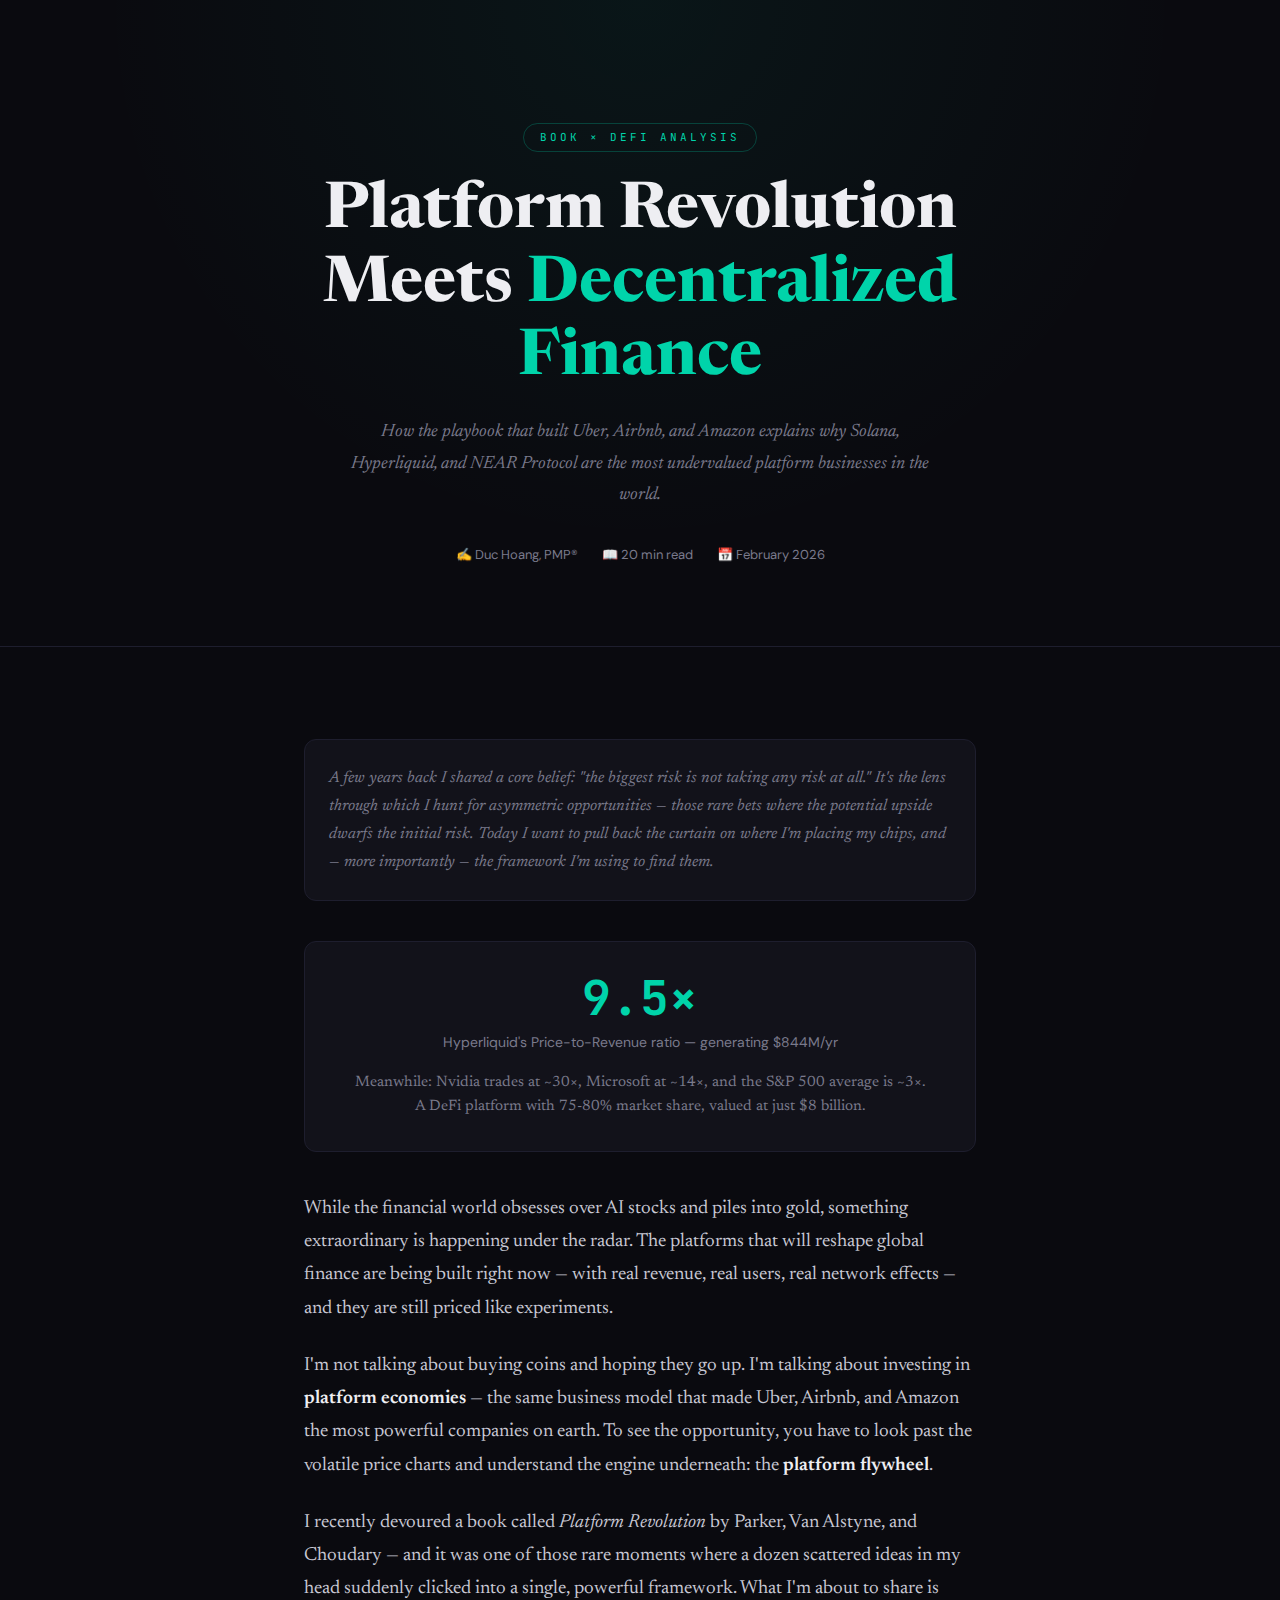
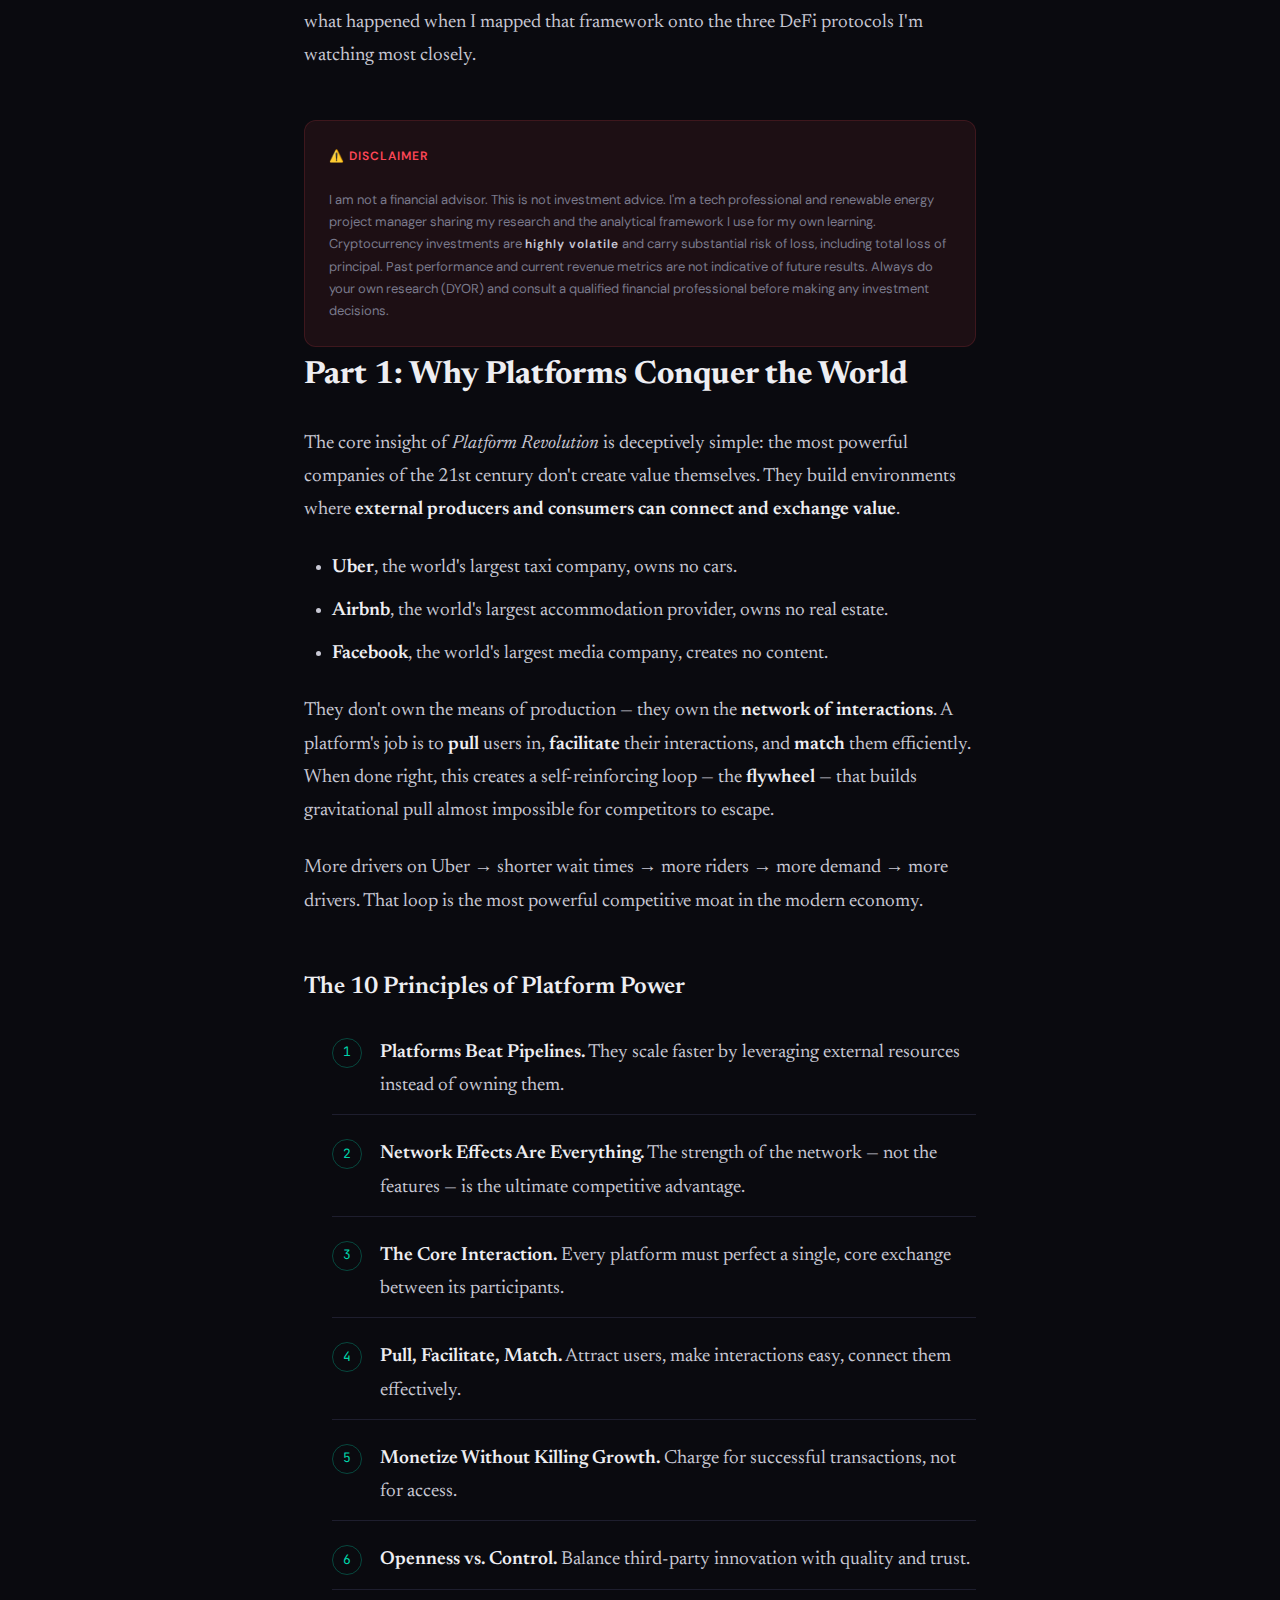
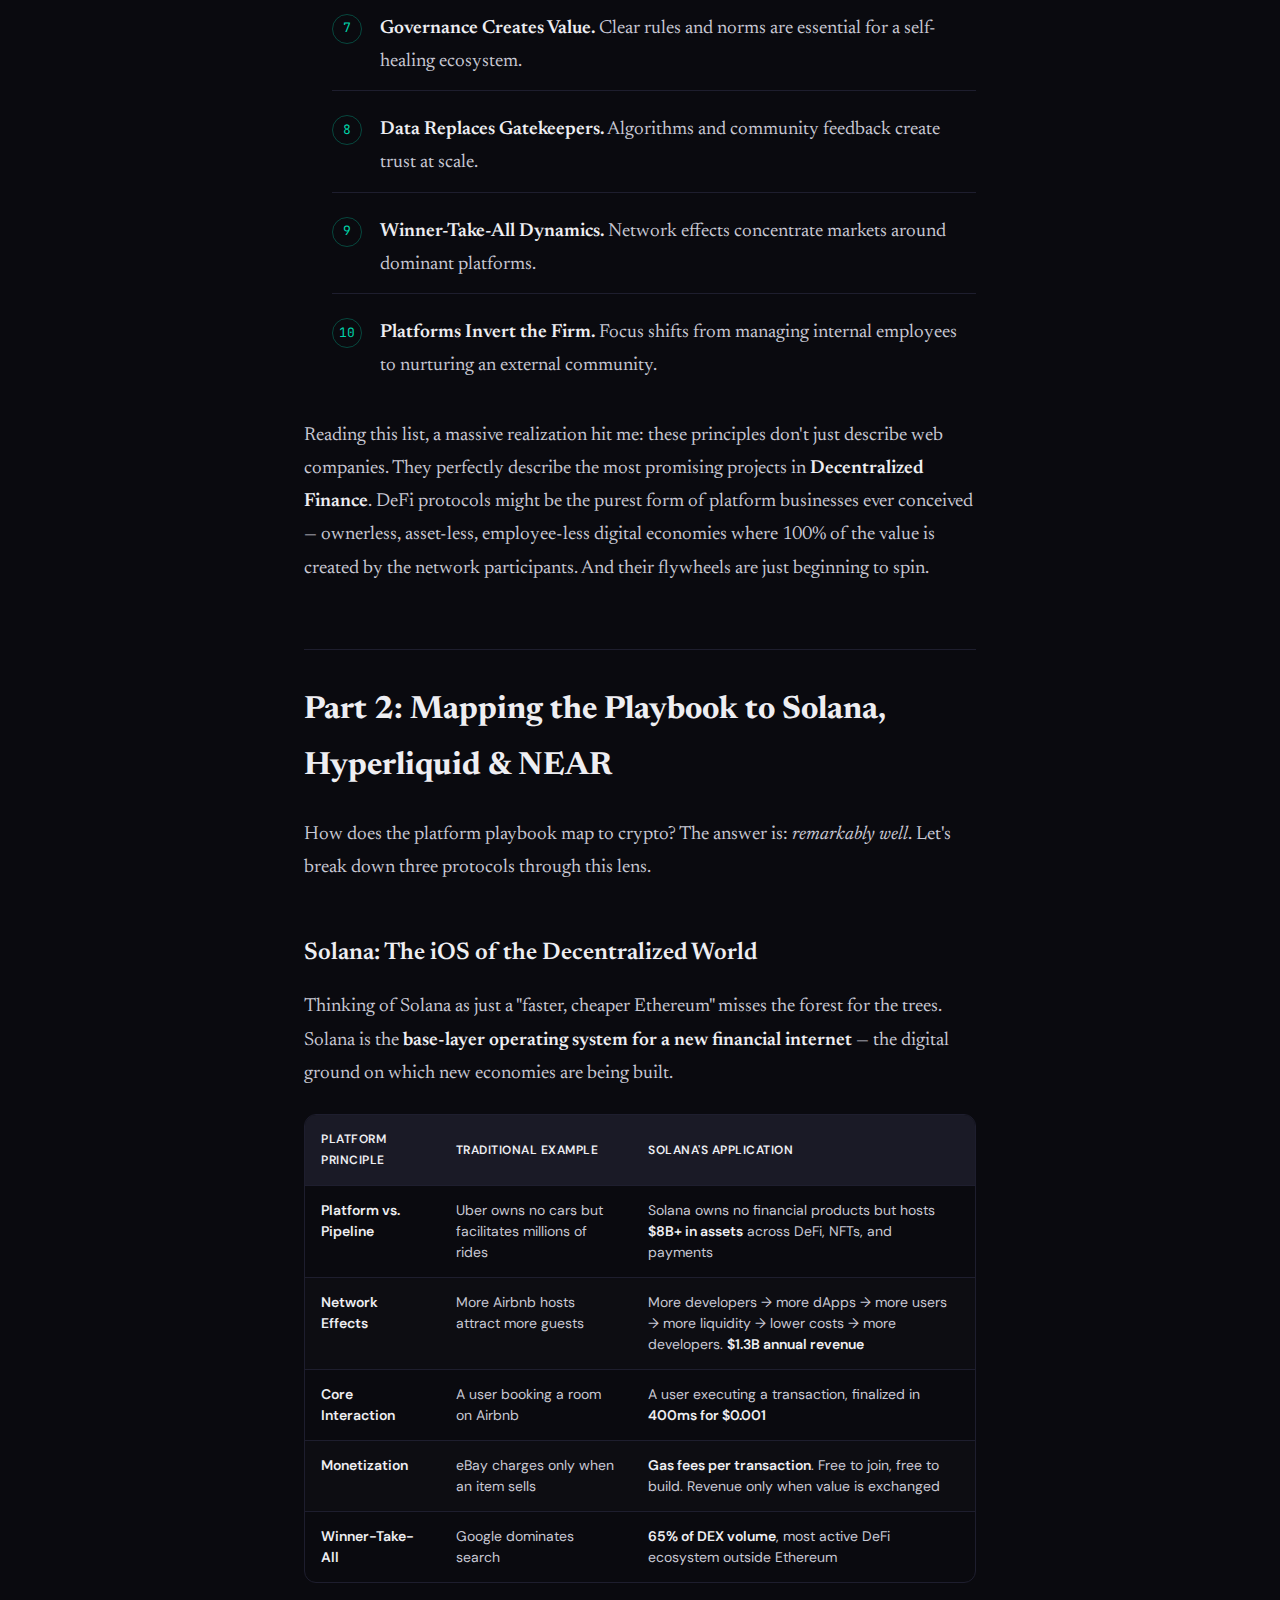
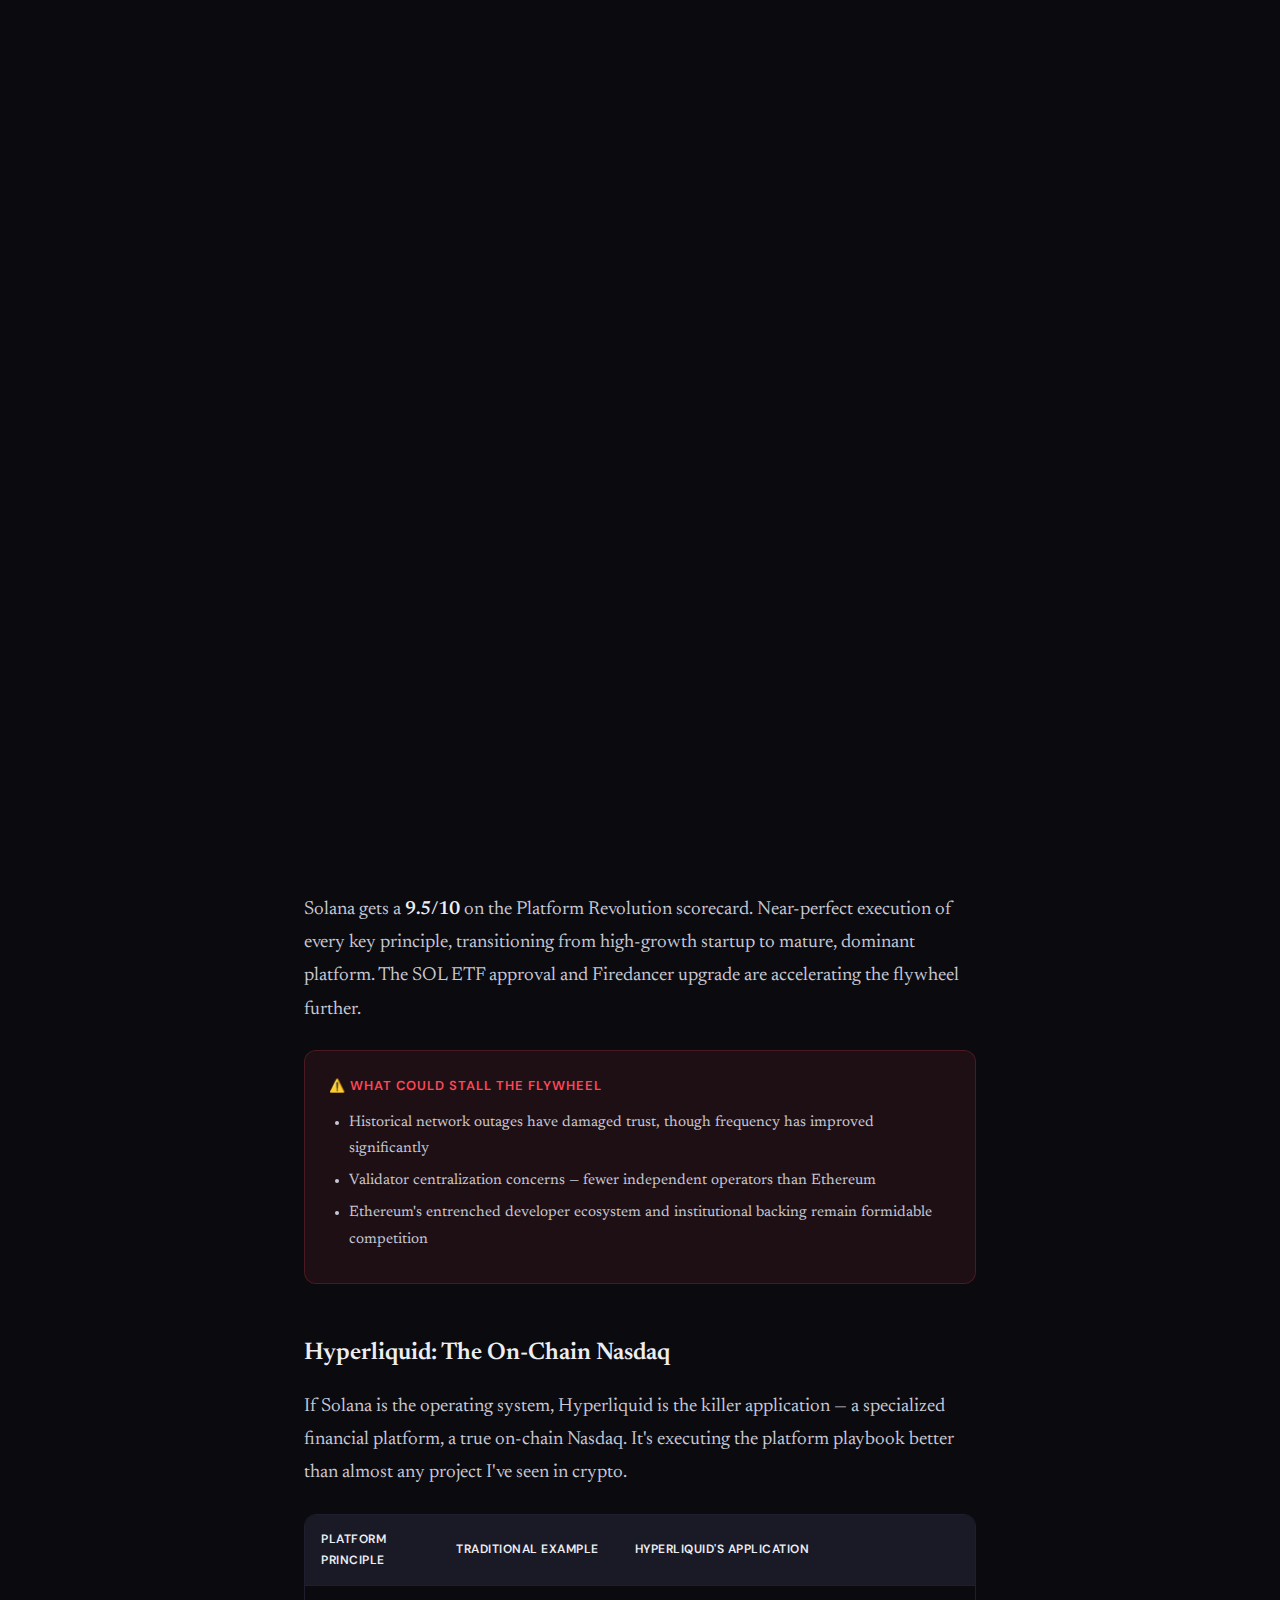
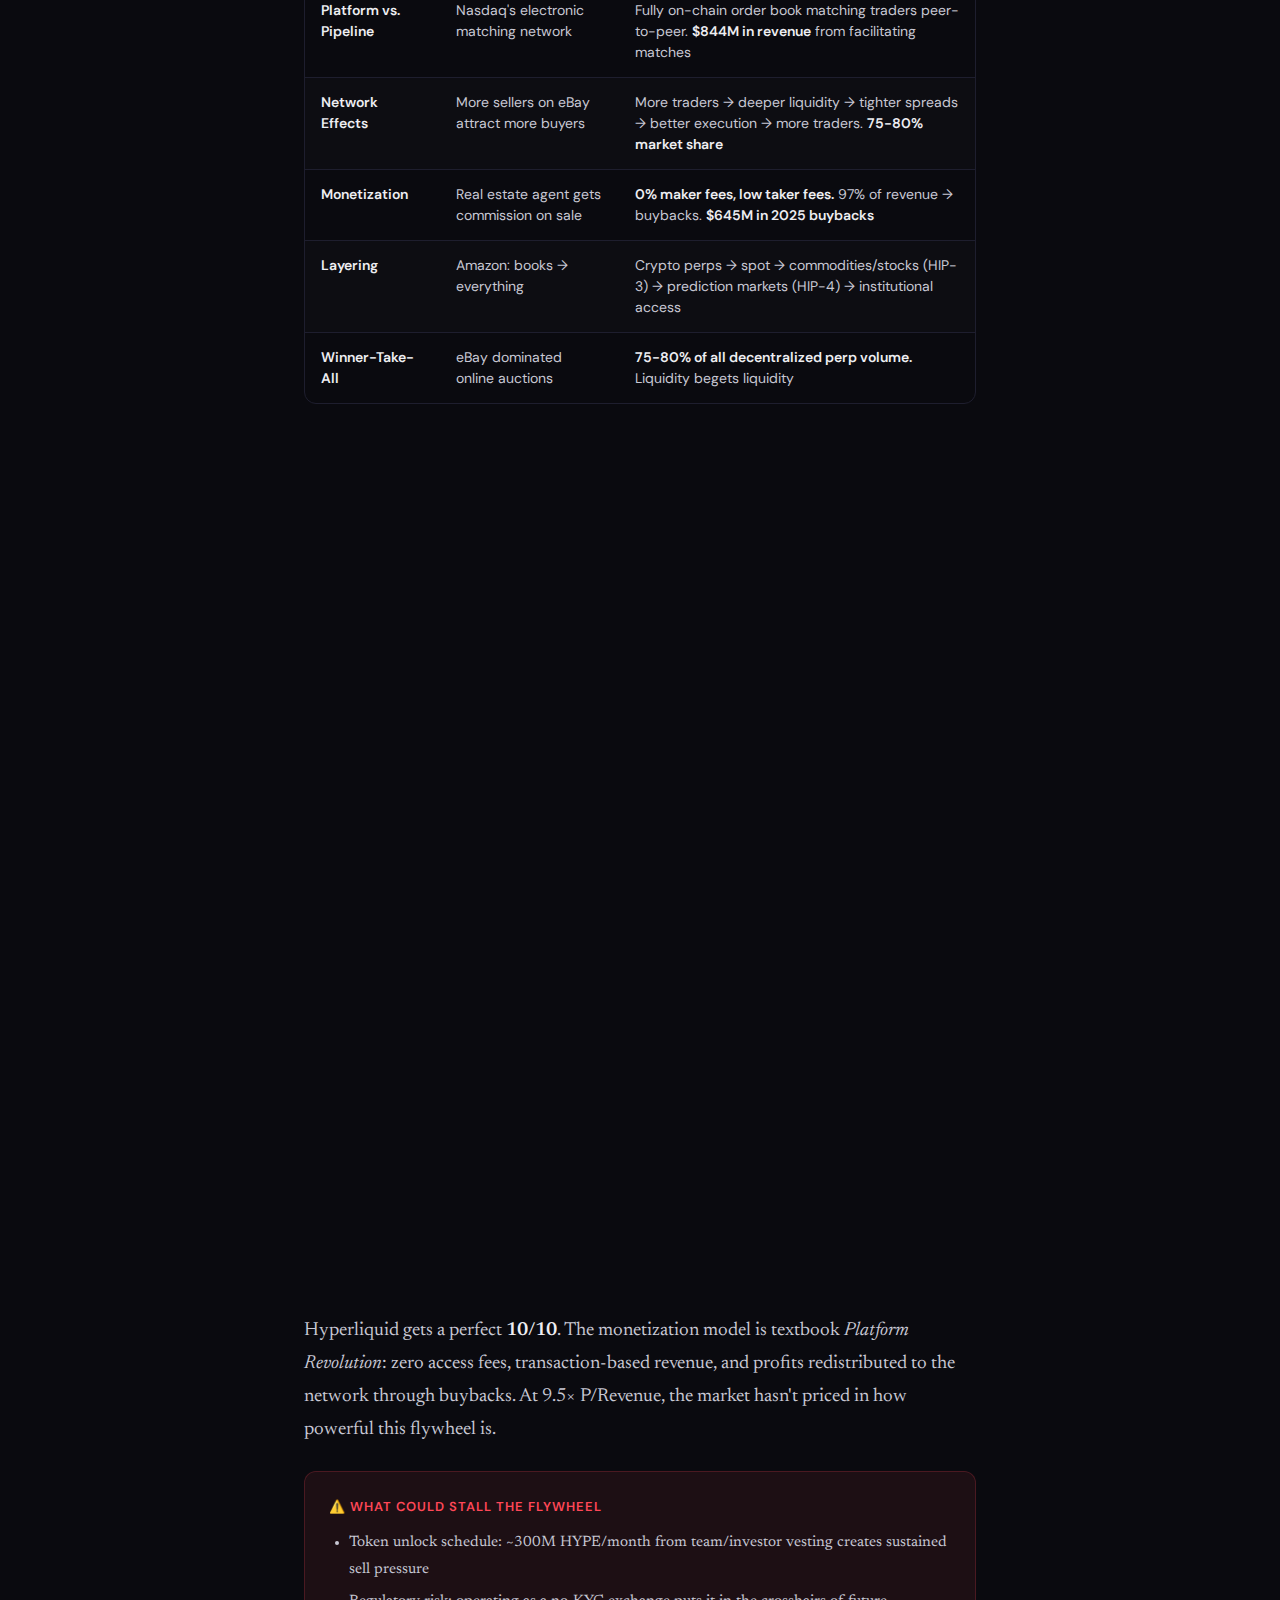
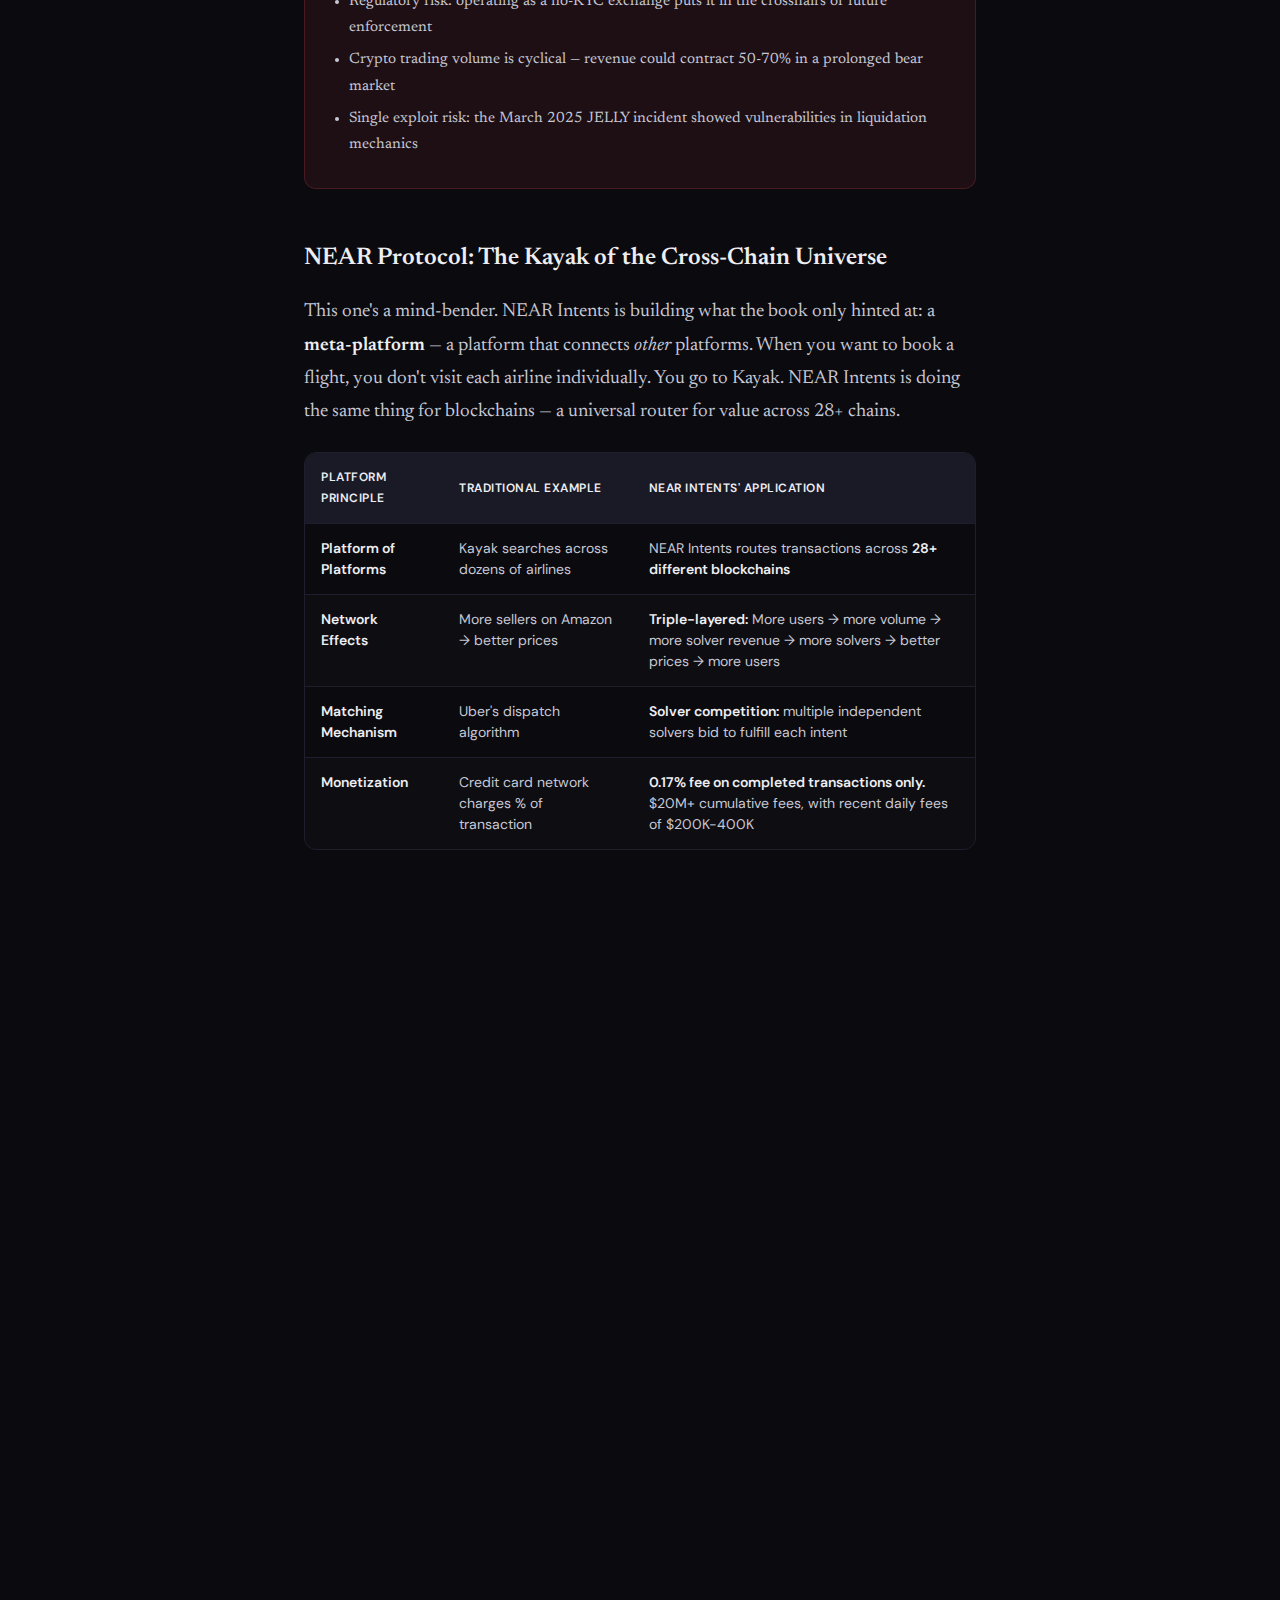
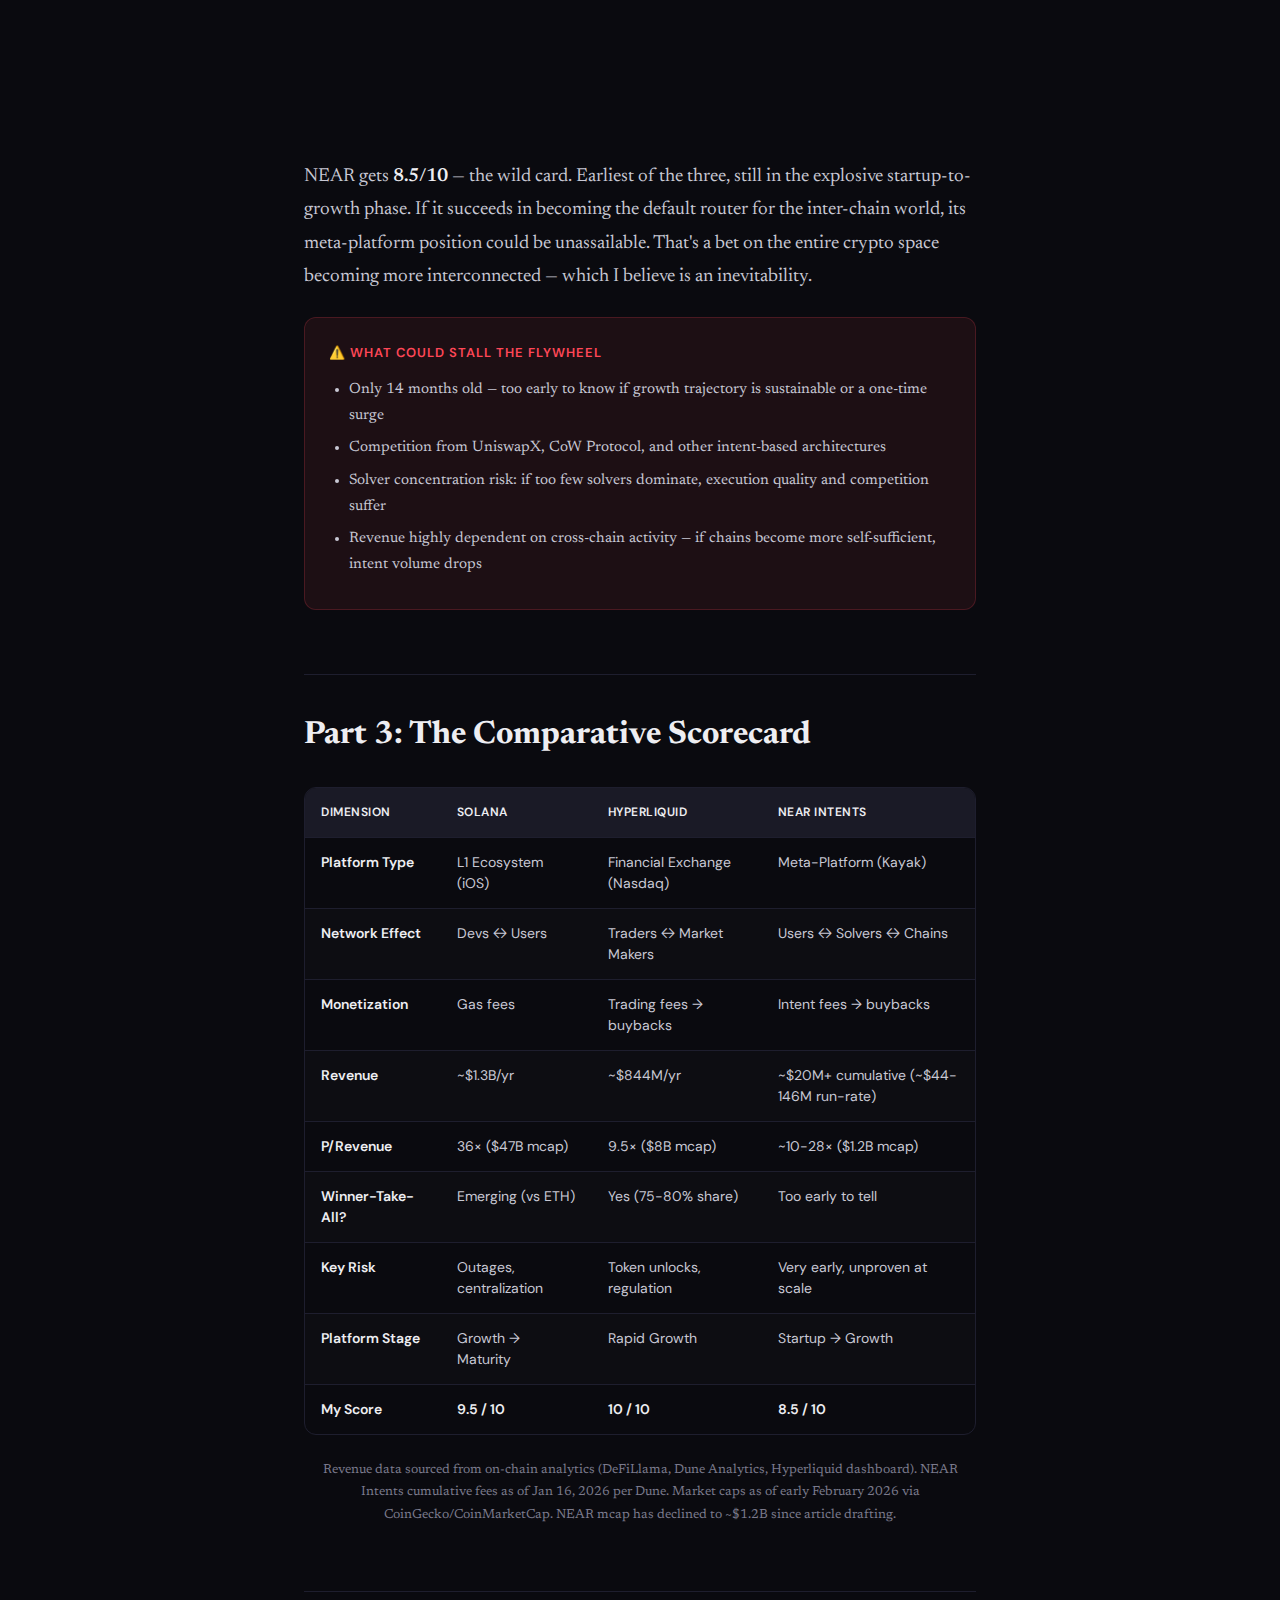
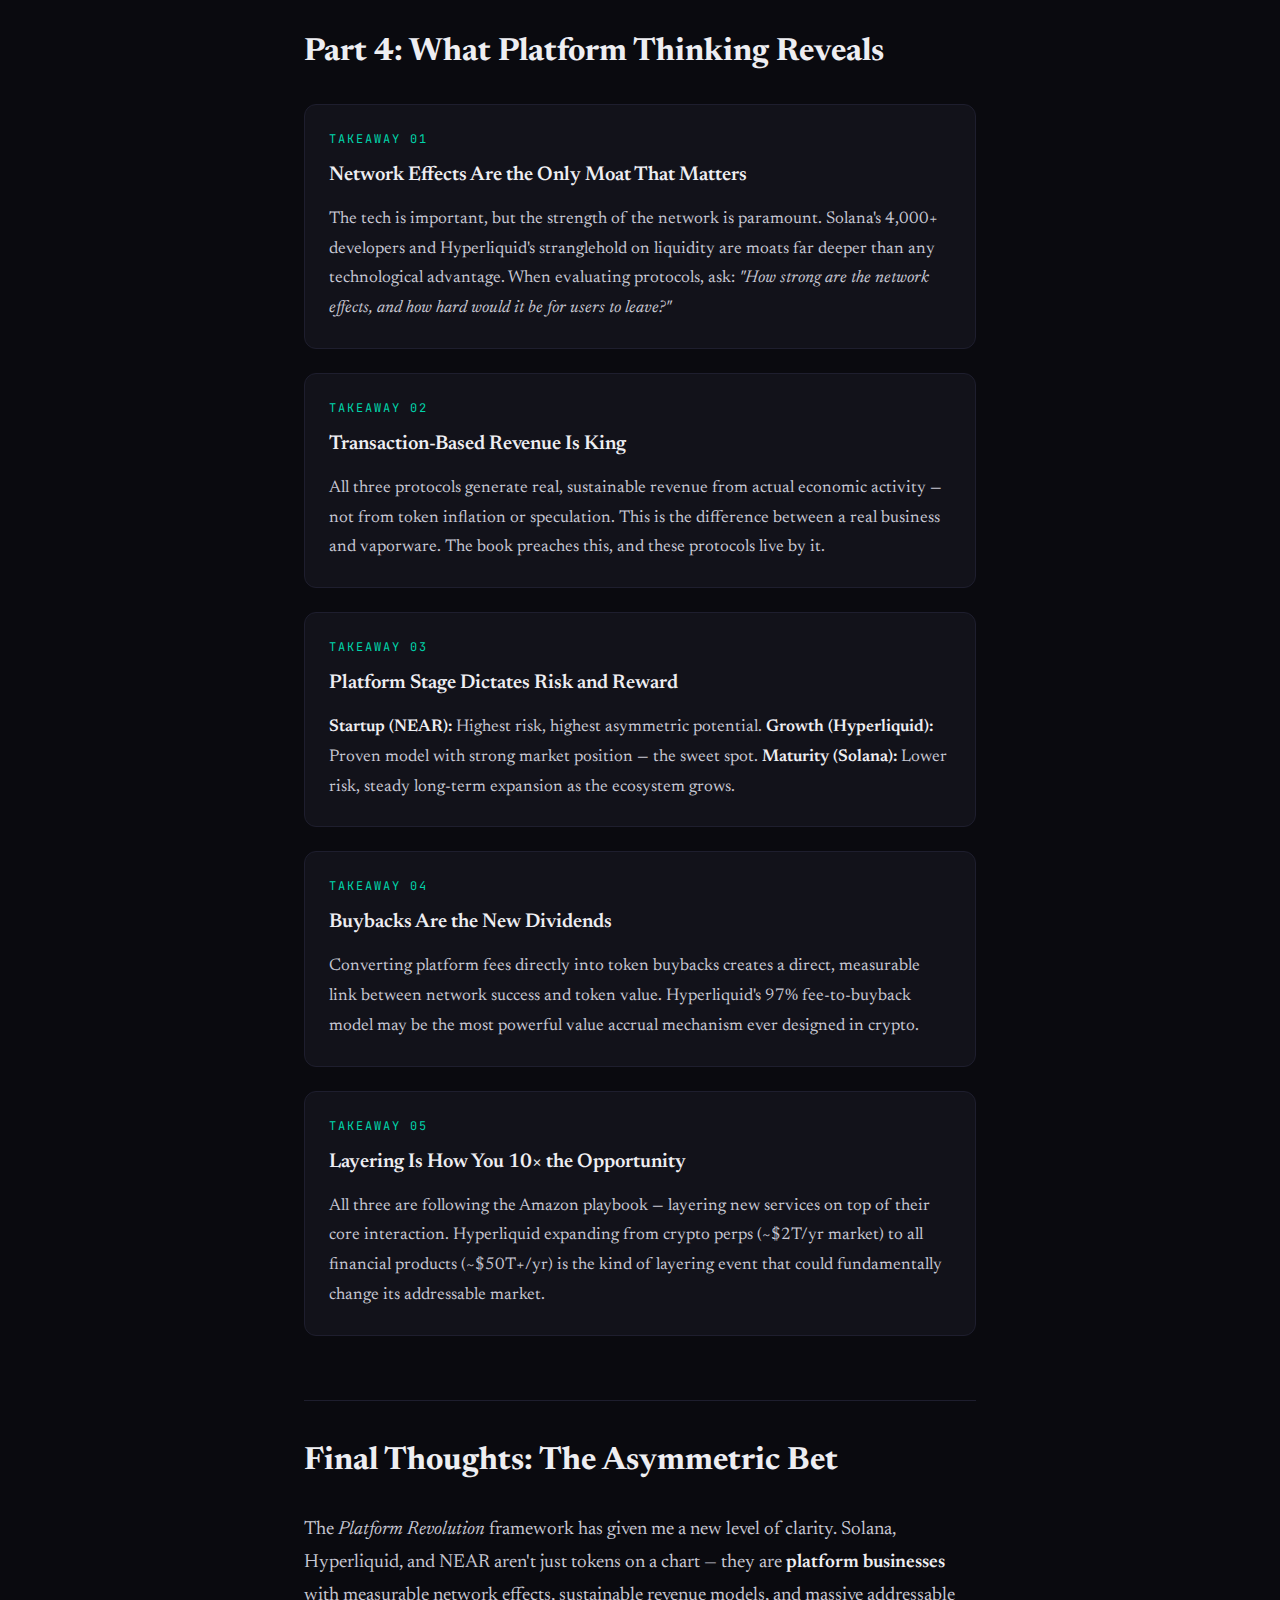
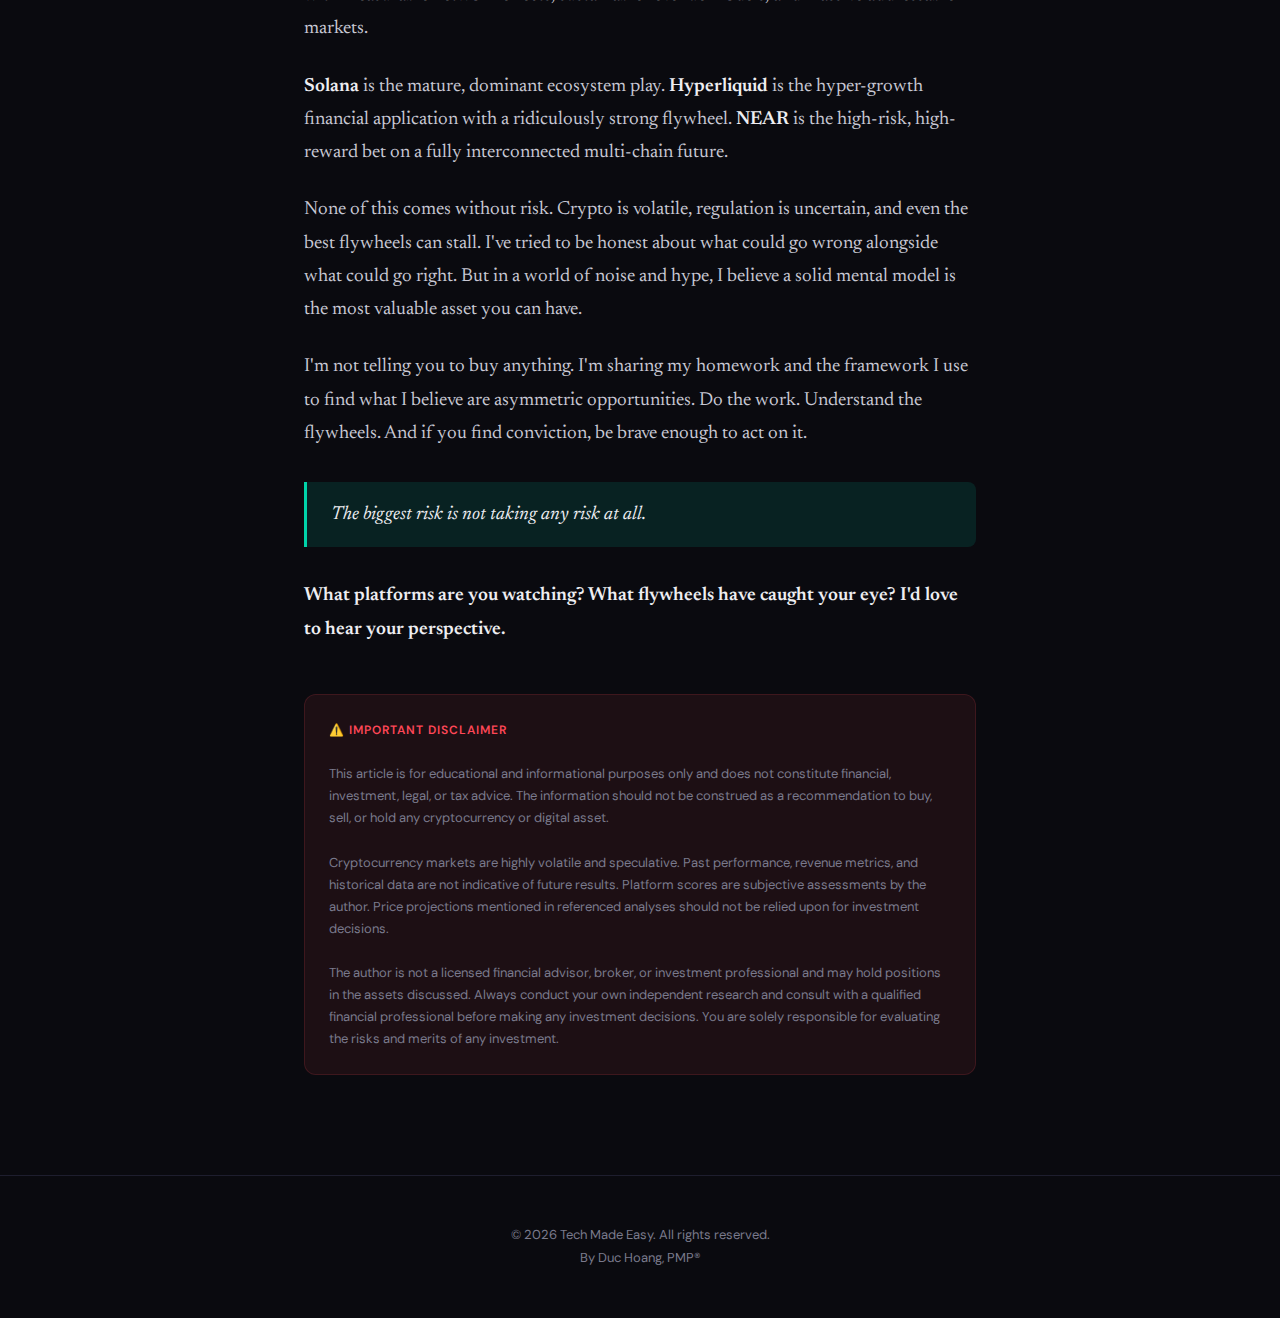
<file: platform-article.html>
<!DOCTYPE html>
<html lang="en">
<head>
    <meta charset="UTF-8">
    <meta name="viewport" content="width=device-width, initial-scale=1.0">
    <title>Platform Revolution Meets DeFi — by Duc Hoang</title>
    <meta name="description" content="How the Platform Business Model framework from Parker, Van Alstyne & Choudary explains why Solana, Hyperliquid, and NEAR Protocol are undervalued platform businesses generating real revenue.">
    <link rel="preconnect" href="https://fonts.googleapis.com">
    <link href="https://fonts.googleapis.com/css2?family=Newsreader:ital,opsz,wght@0,6..72,400;0,6..72,600;0,6..72,700;1,6..72,400;1,6..72,600&family=JetBrains+Mono:wght@400;500&family=DM+Sans:ital,wght@0,400;0,500;0,600;0,700;1,400&display=swap" rel="stylesheet">
    <style>
        :root {
            --bg: #0a0a0f;
            --bg-card: #12121a;
            --bg-card-alt: #1a1a26;
            --text: #c8c8d4;
            --text-muted: #7a7a8c;
            --text-heading: #eeeef2;
            --accent: #00D4AA;
            --accent-dim: rgba(0,212,170,0.12);
            --sol: #9945FF;
            --sol-dim: rgba(153,69,255,0.12);
            --hype: #00D4AA;
            --hype-dim: rgba(0,212,170,0.12);
            --near: #00C1DE;
            --near-dim: rgba(0,193,222,0.12);
            --red: #ff4757;
            --red-dim: rgba(255,71,87,0.08);
            --border: #1e1e2e;
            --serif: 'Newsreader', Georgia, serif;
            --sans: 'DM Sans', -apple-system, sans-serif;
            --mono: 'JetBrains Mono', monospace;
        }
        * { margin:0; padding:0; box-sizing:border-box; }
        html { scroll-behavior: smooth; }
        body {
            background: var(--bg);
            color: var(--text);
            font-family: var(--serif);
            font-size: 19px;
            line-height: 1.75;
            -webkit-font-smoothing: antialiased;
        }

        /* === PROGRESS BAR === */
        .progress-bar {
            position: fixed; top: 0; left: 0; height: 3px;
            background: linear-gradient(90deg, var(--sol), var(--hype), var(--near));
            z-index: 1000; transition: width 0.1s;
        }

        /* === HERO === */
        .hero {
            padding: 120px 24px 80px;
            text-align: center;
            background: radial-gradient(ellipse at 50% 0%, rgba(0,212,170,0.06) 0%, transparent 60%);
            border-bottom: 1px solid var(--border);
        }
        .hero-label {
            font-family: var(--mono);
            font-size: 11px;
            letter-spacing: 3px;
            text-transform: uppercase;
            color: var(--accent);
            margin-bottom: 24px;
            display: inline-block;
            padding: 4px 16px;
            border: 1px solid rgba(0,212,170,0.25);
            border-radius: 20px;
        }
        .hero h1 {
            font-family: var(--serif);
            font-size: clamp(36px, 5.5vw, 64px);
            font-weight: 700;
            color: var(--text-heading);
            line-height: 1.15;
            max-width: 780px;
            margin: 0 auto 20px;
        }
        .hero h1 span { color: var(--accent); }
        .hero-sub {
            font-size: 18px;
            color: var(--text-muted);
            max-width: 600px;
            margin: 0 auto 32px;
            font-style: italic;
        }
        .hero-meta {
            font-family: var(--sans);
            font-size: 13px;
            color: var(--text-muted);
            display: flex;
            justify-content: center;
            gap: 24px;
            flex-wrap: wrap;
        }
        .hero-meta span { display: flex; align-items: center; gap: 6px; }

        /* === ARTICLE === */
        .article { max-width: 720px; margin: 0 auto; padding: 60px 24px 100px; }
        .article p { margin-bottom: 24px; }
        .article strong { color: var(--text-heading); font-weight: 600; }
        .article em { font-style: italic; }
        .article a { color: var(--accent); text-decoration: none; border-bottom: 1px solid rgba(0,212,170,0.3); }
        .article a:hover { border-bottom-color: var(--accent); }

        /* Headings */
        .article h2 {
            font-family: var(--serif);
            font-size: 32px;
            font-weight: 700;
            color: var(--text-heading);
            margin: 64px 0 24px;
            padding-top: 32px;
            border-top: 1px solid var(--border);
        }
        .article h2:first-of-type { border-top: none; margin-top: 0; padding-top: 0; }
        .article h3 {
            font-family: var(--serif);
            font-size: 24px;
            font-weight: 600;
            color: var(--text-heading);
            margin: 48px 0 16px;
        }
        .article h4 {
            font-family: var(--sans);
            font-size: 15px;
            font-weight: 600;
            letter-spacing: 1.5px;
            text-transform: uppercase;
            color: var(--text-muted);
            margin: 40px 0 16px;
        }

        /* Lists */
        .article ul, .article ol { margin-bottom: 24px; padding-left: 28px; }
        .article li { margin-bottom: 10px; }

        /* Blockquote */
        blockquote {
            border-left: 3px solid var(--accent);
            padding: 16px 24px;
            margin: 32px 0;
            background: var(--accent-dim);
            border-radius: 0 8px 8px 0;
            font-style: italic;
            color: var(--text-heading);
        }

        /* Hook stat box */
        .hook-stat {
            background: var(--bg-card);
            border: 1px solid var(--border);
            border-radius: 12px;
            padding: 32px;
            margin: 40px 0;
            text-align: center;
        }
        .hook-stat .big-number {
            font-family: var(--mono);
            font-size: 48px;
            font-weight: 700;
            color: var(--hype);
            line-height: 1;
        }
        .hook-stat .label {
            font-family: var(--sans);
            font-size: 14px;
            color: var(--text-muted);
            margin-top: 8px;
        }
        .hook-stat .comparison {
            font-size: 15px;
            color: var(--text-muted);
            margin-top: 16px;
            line-height: 1.6;
        }

        /* Numbered principles */
        .principles {
            counter-reset: principle;
            list-style: none;
            padding-left: 0;
        }
        .principles li {
            counter-increment: principle;
            padding: 12px 0 12px 48px;
            position: relative;
            border-bottom: 1px solid var(--border);
        }
        .principles li:last-child { border-bottom: none; }
        .principles li::before {
            content: counter(principle);
            position: absolute;
            left: 0;
            top: 14px;
            font-family: var(--mono);
            font-size: 13px;
            color: var(--accent);
            width: 28px;
            height: 28px;
            border: 1px solid rgba(0,212,170,0.3);
            border-radius: 50%;
            display: flex;
            align-items: center;
            justify-content: center;
        }

        /* Tables */
        .table-wrap {
            overflow-x: auto;
            margin: 24px 0;
            border-radius: 12px;
            border: 1px solid var(--border);
        }
        table { width: 100%; border-collapse: collapse; font-family: var(--sans); font-size: 14px; }
        thead { background: var(--bg-card-alt); }
        th {
            padding: 14px 16px;
            text-align: left;
            font-weight: 600;
            color: var(--text-heading);
            font-size: 12px;
            letter-spacing: 0.5px;
            text-transform: uppercase;
            border-bottom: 1px solid var(--border);
        }
        td {
            padding: 14px 16px;
            border-bottom: 1px solid var(--border);
            vertical-align: top;
            line-height: 1.5;
        }
        tr:last-child td { border-bottom: none; }
        tr:nth-child(even) { background: rgba(255,255,255,0.015); }

        /* Flywheel */
        .flywheel-section {
            margin: 40px -24px;
            padding: 48px 24px 40px;
            border-radius: 16px;
            text-align: center;
            position: relative;
            overflow: hidden;
        }
        .flywheel-section.sol { background: var(--sol-dim); border: 1px solid rgba(153,69,255,0.15); }
        .flywheel-section.hype { background: var(--hype-dim); border: 1px solid rgba(0,212,170,0.15); }
        .flywheel-section.near { background: var(--near-dim); border: 1px solid rgba(0,193,222,0.15); }

        .flywheel-header {
            margin-bottom: 8px;
        }
        .flywheel-title {
            font-family: var(--mono);
            font-size: 11px;
            letter-spacing: 3px;
            text-transform: uppercase;
            margin-bottom: 4px;
        }
        .flywheel-section.sol .flywheel-title { color: var(--sol); }
        .flywheel-section.hype .flywheel-title { color: var(--hype); }
        .flywheel-section.near .flywheel-title { color: var(--near); }

        .flywheel-score {
            font-family: var(--mono);
            font-size: 32px;
            font-weight: 700;
            color: var(--text-heading);
            margin-bottom: 8px;
        }

        /* SVG flywheel container */
        .flywheel-svg-wrap {
            display: flex;
            justify-content: center;
            margin: 8px auto 16px;
            position: relative;
        }
        .flywheel-svg-wrap svg {
            max-width: 580px;
            width: 100%;
            height: auto;
        }
        .flywheel-svg-wrap text {
            font-family: 'DM Sans', -apple-system, sans-serif;
        }
        /* Node hover glow via CSS on the SVG circles */
        .fw-node { cursor: pointer; transition: filter 0.25s, stroke-width 0.25s; }
        .fw-node:hover { stroke-width: 3.5; }

        /* Tooltip on hover */
        .fw-tooltip {
            position: absolute;
            bottom: -8px;
            left: 50%;
            transform: translateX(-50%);
            padding: 8px 16px;
            border-radius: 8px;
            font-family: var(--sans);
            font-size: 12px;
            color: var(--text-heading);
            pointer-events: none;
            opacity: 0;
            transition: opacity 0.2s;
            white-space: nowrap;
            max-width: 280px;
            white-space: normal;
            text-align: center;
        }
        .flywheel-section.sol .fw-tooltip { background: rgba(153,69,255,0.25); border: 1px solid rgba(153,69,255,0.35); }
        .flywheel-section.hype .fw-tooltip { background: rgba(0,212,170,0.25); border: 1px solid rgba(0,212,170,0.35); }
        .flywheel-section.near .fw-tooltip { background: rgba(0,193,222,0.25); border: 1px solid rgba(0,193,222,0.35); }
        .fw-tooltip.visible { opacity: 1; }

        /* Linear flywheel text */
        .flywheel-linear {
            font-family: var(--sans);
            font-size: 14px;
            font-weight: 600;
            color: var(--text-heading);
            margin: 16px 0 4px;
            line-height: 1.6;
        }

        .flywheel-text {
            font-size: 15px;
            color: var(--text-muted);
            margin-top: 8px;
            font-style: italic;
        }

        @keyframes spin-slow {
            from { transform: rotate(0deg); }
            to { transform: rotate(360deg); }
        }

        /* Risk callout */
        .risk-box {
            background: var(--red-dim);
            border: 1px solid rgba(255,71,87,0.2);
            border-radius: 12px;
            padding: 24px;
            margin: 24px 0;
        }
        .risk-box h5 {
            font-family: var(--sans);
            font-size: 13px;
            font-weight: 600;
            color: var(--red);
            text-transform: uppercase;
            letter-spacing: 1px;
            margin-bottom: 12px;
        }
        .risk-box ul { padding-left: 20px; margin-bottom: 0; }
        .risk-box li { font-size: 15px; margin-bottom: 6px; color: var(--text); }

        /* Takeaway cards */
        .takeaway {
            background: var(--bg-card);
            border: 1px solid var(--border);
            border-radius: 12px;
            padding: 24px;
            margin: 24px 0;
        }
        .takeaway-num {
            font-family: var(--mono);
            font-size: 12px;
            color: var(--accent);
            letter-spacing: 2px;
            margin-bottom: 8px;
        }
        .takeaway h3 {
            margin: 0 0 12px;
            font-size: 20px;
        }
        .takeaway p { margin-bottom: 0; font-size: 17px; }

        /* Disclaimer */
        .disclaimer {
            background: var(--red-dim);
            border: 1px solid rgba(255,71,87,0.15);
            border-radius: 12px;
            padding: 24px;
            margin: 48px 0 0;
            font-family: var(--sans);
            font-size: 13px;
            color: var(--text-muted);
            line-height: 1.7;
        }
        .disclaimer strong { color: var(--red); font-size: 12px; letter-spacing: 1px; }

        /* Author note */
        .author-note {
            background: var(--bg-card);
            border: 1px solid var(--border);
            border-radius: 12px;
            padding: 24px;
            margin: 32px 0;
            font-size: 16px;
            font-style: italic;
            color: var(--text-muted);
        }

        /* Footer */
        .article-footer {
            text-align: center;
            padding: 48px 24px;
            border-top: 1px solid var(--border);
            font-family: var(--sans);
            font-size: 13px;
            color: var(--text-muted);
        }

        /* Responsive */
        @media (max-width: 640px) {
            body { font-size: 17px; }
            .hero { padding: 80px 20px 60px; }
            .article { padding: 40px 20px 80px; }
            .flywheel-section { padding: 24px 12px; margin: 32px -20px; }
            .flywheel-svg-wrap svg { max-width: 100%; }
            .flywheel-score { font-size: 26px; }
            .hook-stat .big-number { font-size: 36px; }
            .flywheel-linear { font-size: 12px; }
        }
        @media (min-width: 641px) {
            .flywheel-section { margin-left: -60px; margin-right: -60px; padding: 48px 32px 40px; }
            .flywheel-svg-wrap svg { max-width: 580px; }
        }
    </style>
</head>
<body>
    <div class="progress-bar" id="progressBar" style="width:0%"></div>

    <!-- HERO -->
    <header class="hero">
        <div class="hero-label">Book × DeFi Analysis</div>
        <h1>Platform Revolution<br>Meets <span>Decentralized Finance</span></h1>
        <p class="hero-sub">How the playbook that built Uber, Airbnb, and Amazon explains why Solana, Hyperliquid, and NEAR Protocol are the most undervalued platform businesses in the world.</p>
        <div class="hero-meta">
            <span>✍️ Duc Hoang, PMP®</span>
            <span>📖 20 min read</span>
            <span>📅 February 2026</span>
        </div>
    </header>

    <!-- ARTICLE -->
    <main class="article">

        <!-- ====== INTRO ====== -->
        <div class="author-note">
            A few years back I shared a core belief: "the biggest risk is not taking any risk at all." It's the lens through which I hunt for asymmetric opportunities — those rare bets where the potential upside dwarfs the initial risk. Today I want to pull back the curtain on where I'm placing my chips, and — more importantly — the framework I'm using to find them.
        </div>

        <div class="hook-stat">
            <div class="big-number">9.5×</div>
            <div class="label">Hyperliquid's Price-to-Revenue ratio — generating $844M/yr</div>
            <div class="comparison">
                Meanwhile: Nvidia trades at ~30×, Microsoft at ~14×, and the S&P 500 average is ~3×.<br>
                A DeFi platform with 75-80% market share, valued at just $8 billion.
            </div>
        </div>

        <p>While the financial world obsesses over AI stocks and piles into gold, something extraordinary is happening under the radar. The platforms that will reshape global finance are being built right now — with real revenue, real users, real network effects — and they are still priced like experiments.</p>

        <p>I'm not talking about buying coins and hoping they go up. I'm talking about investing in <strong>platform economies</strong> — the same business model that made Uber, Airbnb, and Amazon the most powerful companies on earth. To see the opportunity, you have to look past the volatile price charts and understand the engine underneath: the <strong>platform flywheel</strong>.</p>

        <p>I recently devoured a book called <em>Platform Revolution</em> by Parker, Van Alstyne, and Choudary — and it was one of those rare moments where a dozen scattered ideas in my head suddenly clicked into a single, powerful framework. What I'm about to share is what happened when I mapped that framework onto the three DeFi protocols I'm watching most closely.</p>

        <div class="disclaimer">
            <strong>⚠️ DISCLAIMER</strong><br><br>
            I am not a financial advisor. This is not investment advice. I'm a tech professional and renewable energy project manager sharing my research and the analytical framework I use for my own learning. Cryptocurrency investments are <strong style="color:var(--text)">highly volatile</strong> and carry substantial risk of loss, including total loss of principal. Past performance and current revenue metrics are not indicative of future results. Always do your own research (DYOR) and consult a qualified financial professional before making any investment decisions.
        </div>

        <!-- ====== PART 1 ====== -->
        <h2>Part 1: Why Platforms Conquer the World</h2>

        <p>The core insight of <em>Platform Revolution</em> is deceptively simple: the most powerful companies of the 21st century don't create value themselves. They build environments where <strong>external producers and consumers can connect and exchange value</strong>.</p>

        <ul>
            <li><strong>Uber</strong>, the world's largest taxi company, owns no cars.</li>
            <li><strong>Airbnb</strong>, the world's largest accommodation provider, owns no real estate.</li>
            <li><strong>Facebook</strong>, the world's largest media company, creates no content.</li>
        </ul>

        <p>They don't own the means of production — they own the <strong>network of interactions</strong>. A platform's job is to <strong>pull</strong> users in, <strong>facilitate</strong> their interactions, and <strong>match</strong> them efficiently. When done right, this creates a self-reinforcing loop — the <strong>flywheel</strong> — that builds gravitational pull almost impossible for competitors to escape.</p>

        <p>More drivers on Uber → shorter wait times → more riders → more demand → more drivers. That loop is the most powerful competitive moat in the modern economy.</p>

        <h3>The 10 Principles of Platform Power</h3>

        <ol class="principles">
            <li><strong>Platforms Beat Pipelines.</strong> They scale faster by leveraging external resources instead of owning them.</li>
            <li><strong>Network Effects Are Everything.</strong> The strength of the network — not the features — is the ultimate competitive advantage.</li>
            <li><strong>The Core Interaction.</strong> Every platform must perfect a single, core exchange between its participants.</li>
            <li><strong>Pull, Facilitate, Match.</strong> Attract users, make interactions easy, connect them effectively.</li>
            <li><strong>Monetize Without Killing Growth.</strong> Charge for successful transactions, not for access.</li>
            <li><strong>Openness vs. Control.</strong> Balance third-party innovation with quality and trust.</li>
            <li><strong>Governance Creates Value.</strong> Clear rules and norms are essential for a self-healing ecosystem.</li>
            <li><strong>Data Replaces Gatekeepers.</strong> Algorithms and community feedback create trust at scale.</li>
            <li><strong>Winner-Take-All Dynamics.</strong> Network effects concentrate markets around dominant platforms.</li>
            <li><strong>Platforms Invert the Firm.</strong> Focus shifts from managing internal employees to nurturing an external community.</li>
        </ol>

        <p>Reading this list, a massive realization hit me: these principles don't just describe web companies. They perfectly describe the most promising projects in <strong>Decentralized Finance</strong>. DeFi protocols might be the purest form of platform businesses ever conceived — ownerless, asset-less, employee-less digital economies where 100% of the value is created by the network participants. And their flywheels are just beginning to spin.</p>

        <!-- ====== PART 2 ====== -->
        <h2>Part 2: Mapping the Playbook to Solana, Hyperliquid & NEAR</h2>

        <p>How does the platform playbook map to crypto? The answer is: <em>remarkably well</em>. Let's break down three protocols through this lens.</p>

        <!-- SOLANA -->
        <h3>Solana: The iOS of the Decentralized World</h3>

        <p>Thinking of Solana as just a "faster, cheaper Ethereum" misses the forest for the trees. Solana is the <strong>base-layer operating system for a new financial internet</strong> — the digital ground on which new economies are being built.</p>

        <div class="table-wrap">
            <table>
                <thead><tr><th>Platform Principle</th><th>Traditional Example</th><th>Solana's Application</th></tr></thead>
                <tbody>
                    <tr><td><strong>Platform vs. Pipeline</strong></td><td>Uber owns no cars but facilitates millions of rides</td><td>Solana owns no financial products but hosts <strong>$8B+ in assets</strong> across DeFi, NFTs, and payments</td></tr>
                    <tr><td><strong>Network Effects</strong></td><td>More Airbnb hosts attract more guests</td><td>More developers → more dApps → more users → more liquidity → lower costs → more developers. <strong>$1.3B annual revenue</strong></td></tr>
                    <tr><td><strong>Core Interaction</strong></td><td>A user booking a room on Airbnb</td><td>A user executing a transaction, finalized in <strong>400ms for $0.001</strong></td></tr>
                    <tr><td><strong>Monetization</strong></td><td>eBay charges only when an item sells</td><td><strong>Gas fees per transaction</strong>. Free to join, free to build. Revenue only when value is exchanged</td></tr>
                    <tr><td><strong>Winner-Take-All</strong></td><td>Google dominates search</td><td><strong>65% of DEX volume</strong>, most active DeFi ecosystem outside Ethereum</td></tr>
                </tbody>
            </table>
        </div>

        <div class="flywheel-section sol" id="fw-sol">
            <div class="flywheel-header">
                <div class="flywheel-title">Solana Flywheel</div>
                <div class="flywheel-score">9.5 / 10</div>
            </div>
            <div class="flywheel-svg-wrap">
                <svg viewBox="0 0 600 600" xmlns="http://www.w3.org/2000/svg">
                    <!-- Defs -->
                    <defs>
                        <filter id="glow-sol"><feGaussianBlur stdDeviation="6" result="b"/><feMerge><feMergeNode in="b"/><feMergeNode in="SourceGraphic"/></feMerge></filter>
                        <marker id="arrow-sol" markerWidth="8" markerHeight="8" refX="4" refY="4" orient="auto"><path d="M0,1 L7,4 L0,7" fill="none" stroke="#9945FF" stroke-width="1.5" opacity="0.7"/></marker>
                    </defs>

                    <!-- Outer ring -->
                    <circle cx="300" cy="300" r="210" fill="none" stroke="#9945FF" stroke-width="1.5" opacity="0.15"/>
                    <!-- Dashed orbit -->
                    <circle cx="300" cy="300" r="210" fill="none" stroke="#9945FF" stroke-width="1" stroke-dasharray="8 12" opacity="0.1"/>
                    <!-- Animated rotating arc -->
                    <circle cx="300" cy="300" r="210" fill="none" stroke="#9945FF" stroke-width="3"
                        stroke-dasharray="80 1240" stroke-linecap="round" opacity="0.45"
                        style="transform-origin:300px 300px; animation: spin-slow 10s linear infinite"/>

                    <!-- Center text -->
                    <text x="300" y="275" text-anchor="middle" fill="#9945FF" font-size="16" font-weight="700" letter-spacing="4">SOLANA</text>
                    <text x="300" y="300" text-anchor="middle" fill="#7a7a8c" font-size="12" letter-spacing="2">FLYWHEEL</text>
                    <text x="300" y="330" text-anchor="middle" fill="#9945FF" font-size="22" font-weight="700">9.5 / 10</text>

                    <!-- Curved arrows between nodes -->
                    <path d="M 345,105 A 210,210 0 0,1 480,170" fill="none" stroke="#9945FF" stroke-width="1.8" opacity="0.35" marker-end="url(#arrow-sol)"/>
                    <path d="M 510,225 A 210,210 0 0,1 480,410" fill="none" stroke="#9945FF" stroke-width="1.8" opacity="0.35" marker-end="url(#arrow-sol)"/>
                    <path d="M 430,460 A 210,210 0 0,1 170,460" fill="none" stroke="#9945FF" stroke-width="1.8" opacity="0.35" marker-end="url(#arrow-sol)"/>
                    <path d="M 120,410 A 210,210 0 0,1 92,225" fill="none" stroke="#9945FF" stroke-width="1.8" opacity="0.35" marker-end="url(#arrow-sol)"/>
                    <path d="M 120,170 A 210,210 0 0,1 255,105" fill="none" stroke="#9945FF" stroke-width="1.8" opacity="0.35" marker-end="url(#arrow-sol)"/>

                    <!-- Node 1: Developers (top) -->
                    <circle cx="300" cy="90" r="48" fill="#12121a" stroke="#9945FF" stroke-width="2.5" class="fw-node" data-tip="4,000+ active devs, grants, hackathons, Solana Foundation" data-fw="sol"/>
                    <text x="300" y="82" text-anchor="middle" font-size="26">👨‍💻</text>
                    <text x="300" y="106" text-anchor="middle" fill="#eeeef2" font-size="11" font-weight="600">More</text>
                    <text x="300" y="120" text-anchor="middle" fill="#eeeef2" font-size="11" font-weight="600">Developers</text>

                    <!-- Node 2: dApps (top-right) -->
                    <circle cx="500" cy="195" r="48" fill="#12121a" stroke="#9945FF" stroke-width="2.5" class="fw-node" data-tip="DeFi, NFTs, payments, DePIN, AI agents" data-fw="sol"/>
                    <text x="500" y="187" text-anchor="middle" font-size="26">📱</text>
                    <text x="500" y="211" text-anchor="middle" fill="#eeeef2" font-size="11" font-weight="600">More</text>
                    <text x="500" y="225" text-anchor="middle" fill="#eeeef2" font-size="11" font-weight="600">dApps</text>

                    <!-- Node 3: Users (bottom-right) -->
                    <circle cx="424" cy="437" r="48" fill="#12121a" stroke="#9945FF" stroke-width="2.5" class="fw-node" data-tip="Millions of active wallets, SOL ETF approved" data-fw="sol"/>
                    <text x="424" y="429" text-anchor="middle" font-size="26">👥</text>
                    <text x="424" y="453" text-anchor="middle" fill="#eeeef2" font-size="11" font-weight="600">More</text>
                    <text x="424" y="467" text-anchor="middle" fill="#eeeef2" font-size="11" font-weight="600">Users</text>

                    <!-- Node 4: Liquidity (bottom-left) -->
                    <circle cx="176" cy="437" r="48" fill="#12121a" stroke="#9945FF" stroke-width="2.5" class="fw-node" data-tip="$8B+ TVL, deep DEX markets, 65% DEX volume share" data-fw="sol"/>
                    <text x="176" y="429" text-anchor="middle" font-size="26">💰</text>
                    <text x="176" y="453" text-anchor="middle" fill="#eeeef2" font-size="11" font-weight="600">More</text>
                    <text x="176" y="467" text-anchor="middle" fill="#eeeef2" font-size="11" font-weight="600">Liquidity</text>

                    <!-- Node 5: Lower Costs (top-left) -->
                    <circle cx="100" cy="195" r="48" fill="#12121a" stroke="#9945FF" stroke-width="2.5" class="fw-node" data-tip="$0.001 fees, 400ms blocks, Firedancer upgrade" data-fw="sol"/>
                    <text x="100" y="187" text-anchor="middle" font-size="26">⚡</text>
                    <text x="100" y="211" text-anchor="middle" fill="#eeeef2" font-size="11" font-weight="600">Lower</text>
                    <text x="100" y="225" text-anchor="middle" fill="#eeeef2" font-size="11" font-weight="600">Costs</text>
                </svg>
                <div class="fw-tooltip" id="tip-sol"></div>
            </div>
            <div class="flywheel-linear">More Developers → More dApps → More Users → More Liquidity → Lower Costs → ↻</div>
            <div class="flywheel-text">A carbon copy of Uber's flywheel, but even more potent in a permissionless, global context.</div>
        </div>

        <p>Solana gets a <strong>9.5/10</strong> on the Platform Revolution scorecard. Near-perfect execution of every key principle, transitioning from high-growth startup to mature, dominant platform. The SOL ETF approval and Firedancer upgrade are accelerating the flywheel further.</p>

        <div class="risk-box">
            <h5>⚠️ What Could Stall the Flywheel</h5>
            <ul>
                <li>Historical network outages have damaged trust, though frequency has improved significantly</li>
                <li>Validator centralization concerns — fewer independent operators than Ethereum</li>
                <li>Ethereum's entrenched developer ecosystem and institutional backing remain formidable competition</li>
            </ul>
        </div>

        <!-- HYPERLIQUID -->
        <h3>Hyperliquid: The On-Chain Nasdaq</h3>

        <p>If Solana is the operating system, Hyperliquid is the killer application — a specialized financial platform, a true on-chain Nasdaq. It's executing the platform playbook better than almost any project I've seen in crypto.</p>

        <div class="table-wrap">
            <table>
                <thead><tr><th>Platform Principle</th><th>Traditional Example</th><th>Hyperliquid's Application</th></tr></thead>
                <tbody>
                    <tr><td><strong>Platform vs. Pipeline</strong></td><td>Nasdaq's electronic matching network</td><td>Fully on-chain order book matching traders peer-to-peer. <strong>$844M in revenue</strong> from facilitating matches</td></tr>
                    <tr><td><strong>Network Effects</strong></td><td>More sellers on eBay attract more buyers</td><td>More traders → deeper liquidity → tighter spreads → better execution → more traders. <strong>75-80% market share</strong></td></tr>
                    <tr><td><strong>Monetization</strong></td><td>Real estate agent gets commission on sale</td><td><strong>0% maker fees, low taker fees.</strong> 97% of revenue → buybacks. <strong>$645M in 2025 buybacks</strong></td></tr>
                    <tr><td><strong>Layering</strong></td><td>Amazon: books → everything</td><td>Crypto perps → spot → commodities/stocks (HIP-3) → prediction markets (HIP-4) → institutional access</td></tr>
                    <tr><td><strong>Winner-Take-All</strong></td><td>eBay dominated online auctions</td><td><strong>75-80% of all decentralized perp volume.</strong> Liquidity begets liquidity</td></tr>
                </tbody>
            </table>
        </div>

        <div class="flywheel-section hype" id="fw-hype">
            <div class="flywheel-header">
                <div class="flywheel-title">Hyperliquid Flywheel</div>
                <div class="flywheel-score">10 / 10</div>
            </div>
            <div class="flywheel-svg-wrap">
                <svg viewBox="0 0 600 600" xmlns="http://www.w3.org/2000/svg">
                    <defs>
                        <filter id="glow-hype"><feGaussianBlur stdDeviation="6" result="b"/><feMerge><feMergeNode in="b"/><feMergeNode in="SourceGraphic"/></feMerge></filter>
                        <marker id="arrow-hype" markerWidth="8" markerHeight="8" refX="4" refY="4" orient="auto"><path d="M0,1 L7,4 L0,7" fill="none" stroke="#00D4AA" stroke-width="1.5" opacity="0.7"/></marker>
                    </defs>

                    <circle cx="300" cy="300" r="210" fill="none" stroke="#00D4AA" stroke-width="1.5" opacity="0.15"/>
                    <circle cx="300" cy="300" r="210" fill="none" stroke="#00D4AA" stroke-width="1" stroke-dasharray="8 12" opacity="0.1"/>
                    <circle cx="300" cy="300" r="210" fill="none" stroke="#00D4AA" stroke-width="3"
                        stroke-dasharray="80 1240" stroke-linecap="round" opacity="0.45"
                        style="transform-origin:300px 300px; animation: spin-slow 8s linear infinite"/>

                    <text x="300" y="270" text-anchor="middle" fill="#00D4AA" font-size="14" font-weight="700" letter-spacing="3">HYPERLIQUID</text>
                    <text x="300" y="295" text-anchor="middle" fill="#7a7a8c" font-size="12" letter-spacing="2">FLYWHEEL</text>
                    <text x="300" y="330" text-anchor="middle" fill="#00D4AA" font-size="22" font-weight="700">10 / 10</text>

                    <!-- Curved arrows -->
                    <path d="M 345,105 A 210,210 0 0,1 480,170" fill="none" stroke="#00D4AA" stroke-width="1.8" opacity="0.35" marker-end="url(#arrow-hype)"/>
                    <path d="M 510,225 A 210,210 0 0,1 480,410" fill="none" stroke="#00D4AA" stroke-width="1.8" opacity="0.35" marker-end="url(#arrow-hype)"/>
                    <path d="M 430,460 A 210,210 0 0,1 170,460" fill="none" stroke="#00D4AA" stroke-width="1.8" opacity="0.35" marker-end="url(#arrow-hype)"/>
                    <path d="M 120,410 A 210,210 0 0,1 92,225" fill="none" stroke="#00D4AA" stroke-width="1.8" opacity="0.35" marker-end="url(#arrow-hype)"/>
                    <path d="M 120,170 A 210,210 0 0,1 255,105" fill="none" stroke="#00D4AA" stroke-width="1.8" opacity="0.35" marker-end="url(#arrow-hype)"/>

                    <!-- Node 1: More Traders -->
                    <circle cx="300" cy="90" r="48" fill="#12121a" stroke="#00D4AA" stroke-width="2.5" class="fw-node" data-tip="Retail + institutional (Ripple Prime), 187 active builders" data-fw="hype"/>
                    <text x="300" y="82" text-anchor="middle" font-size="26">📊</text>
                    <text x="300" y="106" text-anchor="middle" fill="#eeeef2" font-size="11" font-weight="600">More</text>
                    <text x="300" y="120" text-anchor="middle" fill="#eeeef2" font-size="11" font-weight="600">Traders</text>

                    <!-- Node 2: Deeper Liquidity -->
                    <circle cx="500" cy="195" r="48" fill="#12121a" stroke="#00D4AA" stroke-width="2.5" class="fw-node" data-tip="$24.7B daily perps volume, 75-80% DEX market share" data-fw="hype"/>
                    <text x="500" y="187" text-anchor="middle" font-size="26">🌊</text>
                    <text x="500" y="211" text-anchor="middle" fill="#eeeef2" font-size="11" font-weight="600">Deeper</text>
                    <text x="500" y="225" text-anchor="middle" fill="#eeeef2" font-size="11" font-weight="600">Liquidity</text>

                    <!-- Node 3: Tighter Spreads -->
                    <circle cx="424" cy="437" r="48" fill="#12121a" stroke="#00D4AA" stroke-width="2.5" class="fw-node" data-tip="Better execution than competitors, on-chain order book" data-fw="hype"/>
                    <text x="424" y="429" text-anchor="middle" font-size="26">🎯</text>
                    <text x="424" y="453" text-anchor="middle" fill="#eeeef2" font-size="11" font-weight="600">Tighter</text>
                    <text x="424" y="467" text-anchor="middle" fill="#eeeef2" font-size="11" font-weight="600">Spreads</text>

                    <!-- Node 4: Better Execution -->
                    <circle cx="176" cy="437" r="48" fill="#12121a" stroke="#00D4AA" stroke-width="2.5" class="fw-node" data-tip="200K TPS, sub-second finality, 0% maker fees" data-fw="hype"/>
                    <text x="176" y="429" text-anchor="middle" font-size="26">⚡</text>
                    <text x="176" y="453" text-anchor="middle" fill="#eeeef2" font-size="11" font-weight="600">Better</text>
                    <text x="176" y="467" text-anchor="middle" fill="#eeeef2" font-size="11" font-weight="600">Execution</text>

                    <!-- Node 5: More Revenue -->
                    <circle cx="100" cy="195" r="48" fill="#12121a" stroke="#00D4AA" stroke-width="2.5" class="fw-node" data-tip="$844M revenue, 97% → buybacks, $645M bought back in 2025" data-fw="hype"/>
                    <text x="100" y="187" text-anchor="middle" font-size="26">💎</text>
                    <text x="100" y="211" text-anchor="middle" fill="#eeeef2" font-size="11" font-weight="600">More</text>
                    <text x="100" y="225" text-anchor="middle" fill="#eeeef2" font-size="11" font-weight="600">Revenue</text>
                </svg>
                <div class="fw-tooltip" id="tip-hype"></div>
            </div>
            <div class="flywheel-linear">More Traders → Deeper Liquidity → Tighter Spreads → Better Execution → More Revenue → ↻</div>
            <div class="flywheel-text">The monetization <em>accelerates</em> the flywheel — 97% of fees become buybacks, making success feed on itself.</div>
        </div>

        <p>Hyperliquid gets a perfect <strong>10/10</strong>. The monetization model is textbook <em>Platform Revolution</em>: zero access fees, transaction-based revenue, and profits redistributed to the network through buybacks. At 9.5× P/Revenue, the market hasn't priced in how powerful this flywheel is.</p>

        <div class="risk-box">
            <h5>⚠️ What Could Stall the Flywheel</h5>
            <ul>
                <li>Token unlock schedule: ~300M HYPE/month from team/investor vesting creates sustained sell pressure</li>
                <li>Regulatory risk: operating as a no-KYC exchange puts it in the crosshairs of future enforcement</li>
                <li>Crypto trading volume is cyclical — revenue could contract 50-70% in a prolonged bear market</li>
                <li>Single exploit risk: the March 2025 JELLY incident showed vulnerabilities in liquidation mechanics</li>
            </ul>
        </div>

        <!-- NEAR -->
        <h3>NEAR Protocol: The Kayak of the Cross-Chain Universe</h3>

        <p>This one's a mind-bender. NEAR Intents is building what the book only hinted at: a <strong>meta-platform</strong> — a platform that connects <em>other</em> platforms. When you want to book a flight, you don't visit each airline individually. You go to Kayak. NEAR Intents is doing the same thing for blockchains — a universal router for value across 28+ chains.</p>

        <div class="table-wrap">
            <table>
                <thead><tr><th>Platform Principle</th><th>Traditional Example</th><th>NEAR Intents' Application</th></tr></thead>
                <tbody>
                    <tr><td><strong>Platform of Platforms</strong></td><td>Kayak searches across dozens of airlines</td><td>NEAR Intents routes transactions across <strong>28+ different blockchains</strong></td></tr>
                    <tr><td><strong>Network Effects</strong></td><td>More sellers on Amazon → better prices</td><td><strong>Triple-layered:</strong> More users → more volume → more solver revenue → more solvers → better prices → more users</td></tr>
                    <tr><td><strong>Matching Mechanism</strong></td><td>Uber's dispatch algorithm</td><td><strong>Solver competition:</strong> multiple independent solvers bid to fulfill each intent</td></tr>
                    <tr><td><strong>Monetization</strong></td><td>Credit card network charges % of transaction</td><td><strong>0.17% fee on completed transactions only.</strong> $20M+ cumulative fees, with recent daily fees of $200K-400K</td></tr>
                </tbody>
            </table>
        </div>

        <div class="flywheel-section near" id="fw-near">
            <div class="flywheel-header">
                <div class="flywheel-title">NEAR Intents Flywheel</div>
                <div class="flywheel-score">8.5 / 10</div>
            </div>
            <div class="flywheel-svg-wrap">
                <svg viewBox="0 0 600 600" xmlns="http://www.w3.org/2000/svg">
                    <defs>
                        <filter id="glow-near"><feGaussianBlur stdDeviation="6" result="b"/><feMerge><feMergeNode in="b"/><feMergeNode in="SourceGraphic"/></feMerge></filter>
                        <marker id="arrow-near" markerWidth="8" markerHeight="8" refX="4" refY="4" orient="auto"><path d="M0,1 L7,4 L0,7" fill="none" stroke="#00C1DE" stroke-width="1.5" opacity="0.7"/></marker>
                    </defs>

                    <circle cx="300" cy="300" r="210" fill="none" stroke="#00C1DE" stroke-width="1.5" opacity="0.15"/>
                    <circle cx="300" cy="300" r="210" fill="none" stroke="#00C1DE" stroke-width="1" stroke-dasharray="8 12" opacity="0.1"/>
                    <circle cx="300" cy="300" r="210" fill="none" stroke="#00C1DE" stroke-width="3"
                        stroke-dasharray="80 1240" stroke-linecap="round" opacity="0.45"
                        style="transform-origin:300px 300px; animation: spin-slow 12s linear infinite"/>

                    <text x="300" y="270" text-anchor="middle" fill="#00C1DE" font-size="14" font-weight="700" letter-spacing="3">NEAR INTENTS</text>
                    <text x="300" y="295" text-anchor="middle" fill="#7a7a8c" font-size="12" letter-spacing="2">FLYWHEEL</text>
                    <text x="300" y="330" text-anchor="middle" fill="#00C1DE" font-size="22" font-weight="700">8.5 / 10</text>

                    <!-- Curved arrows -->
                    <path d="M 345,105 A 210,210 0 0,1 480,170" fill="none" stroke="#00C1DE" stroke-width="1.8" opacity="0.35" marker-end="url(#arrow-near)"/>
                    <path d="M 510,225 A 210,210 0 0,1 480,410" fill="none" stroke="#00C1DE" stroke-width="1.8" opacity="0.35" marker-end="url(#arrow-near)"/>
                    <path d="M 430,460 A 210,210 0 0,1 170,460" fill="none" stroke="#00C1DE" stroke-width="1.8" opacity="0.35" marker-end="url(#arrow-near)"/>
                    <path d="M 120,410 A 210,210 0 0,1 92,225" fill="none" stroke="#00C1DE" stroke-width="1.8" opacity="0.35" marker-end="url(#arrow-near)"/>
                    <path d="M 120,170 A 210,210 0 0,1 255,105" fill="none" stroke="#00C1DE" stroke-width="1.8" opacity="0.35" marker-end="url(#arrow-near)"/>

                    <!-- Node 1: More Users -->
                    <circle cx="300" cy="90" r="48" fill="#12121a" stroke="#00C1DE" stroke-width="2.5" class="fw-node" data-tip="541K addresses, cross-chain users from 28+ blockchains" data-fw="near"/>
                    <text x="300" y="82" text-anchor="middle" font-size="26">👥</text>
                    <text x="300" y="106" text-anchor="middle" fill="#eeeef2" font-size="11" font-weight="600">More</text>
                    <text x="300" y="120" text-anchor="middle" fill="#eeeef2" font-size="11" font-weight="600">Users</text>

                    <!-- Node 2: More Volume -->
                    <circle cx="500" cy="195" r="48" fill="#12121a" stroke="#00C1DE" stroke-width="2.5" class="fw-node" data-tip="$10B+ all-time volume, $2.15B in last 30 days (Jan 2026)" data-fw="near"/>
                    <text x="500" y="187" text-anchor="middle" font-size="26">📈</text>
                    <text x="500" y="211" text-anchor="middle" fill="#eeeef2" font-size="11" font-weight="600">More</text>
                    <text x="500" y="225" text-anchor="middle" fill="#eeeef2" font-size="11" font-weight="600">Volume</text>

                    <!-- Node 3: Solver Revenue -->
                    <circle cx="424" cy="437" r="48" fill="#12121a" stroke="#00C1DE" stroke-width="2.5" class="fw-node" data-tip="$20M+ cumulative fees, $200K-400K daily, buybacks confirmed live" data-fw="near"/>
                    <text x="424" y="429" text-anchor="middle" font-size="26">💰</text>
                    <text x="424" y="453" text-anchor="middle" fill="#eeeef2" font-size="11" font-weight="600">Solver</text>
                    <text x="424" y="467" text-anchor="middle" fill="#eeeef2" font-size="11" font-weight="600">Revenue</text>

                    <!-- Node 4: More Solvers -->
                    <circle cx="176" cy="437" r="48" fill="#12121a" stroke="#00C1DE" stroke-width="2.5" class="fw-node" data-tip="Competing solvers bid to fulfill intents, driving best execution" data-fw="near"/>
                    <text x="176" y="429" text-anchor="middle" font-size="26">🔧</text>
                    <text x="176" y="453" text-anchor="middle" fill="#eeeef2" font-size="11" font-weight="600">More</text>
                    <text x="176" y="467" text-anchor="middle" fill="#eeeef2" font-size="11" font-weight="600">Solvers</text>

                    <!-- Node 5: Better Prices -->
                    <circle cx="100" cy="195" r="48" fill="#12121a" stroke="#00C1DE" stroke-width="2.5" class="fw-node" data-tip="28+ chains searched for optimal routes, best cross-chain prices" data-fw="near"/>
                    <text x="100" y="187" text-anchor="middle" font-size="26">✨</text>
                    <text x="100" y="211" text-anchor="middle" fill="#eeeef2" font-size="11" font-weight="600">Better</text>
                    <text x="100" y="225" text-anchor="middle" fill="#eeeef2" font-size="11" font-weight="600">Prices</text>
                </svg>
                <div class="fw-tooltip" id="tip-near"></div>
            </div>
            <div class="flywheel-linear">More Users → More Volume → More Solver Revenue → More Solvers → Better Prices → ↻</div>
            <div class="flywheel-text">Triple-layered network effects across users, solvers, and connected chains.</div>
        </div>

        <p>NEAR gets <strong>8.5/10</strong> — the wild card. Earliest of the three, still in the explosive startup-to-growth phase. If it succeeds in becoming the default router for the inter-chain world, its meta-platform position could be unassailable. That's a bet on the entire crypto space becoming more interconnected — which I believe is an inevitability.</p>

        <div class="risk-box">
            <h5>⚠️ What Could Stall the Flywheel</h5>
            <ul>
                <li>Only 14 months old — too early to know if growth trajectory is sustainable or a one-time surge</li>
                <li>Competition from UniswapX, CoW Protocol, and other intent-based architectures</li>
                <li>Solver concentration risk: if too few solvers dominate, execution quality and competition suffer</li>
                <li>Revenue highly dependent on cross-chain activity — if chains become more self-sufficient, intent volume drops</li>
            </ul>
        </div>

        <!-- ====== PART 3 ====== -->
        <h2>Part 3: The Comparative Scorecard</h2>

        <div class="table-wrap">
            <table>
                <thead><tr><th>Dimension</th><th>Solana</th><th>Hyperliquid</th><th>NEAR Intents</th></tr></thead>
                <tbody>
                    <tr><td><strong>Platform Type</strong></td><td>L1 Ecosystem (iOS)</td><td>Financial Exchange (Nasdaq)</td><td>Meta-Platform (Kayak)</td></tr>
                    <tr><td><strong>Network Effect</strong></td><td>Devs ↔ Users</td><td>Traders ↔ Market Makers</td><td>Users ↔ Solvers ↔ Chains</td></tr>
                    <tr><td><strong>Monetization</strong></td><td>Gas fees</td><td>Trading fees → buybacks</td><td>Intent fees → buybacks</td></tr>
                    <tr><td><strong>Revenue</strong></td><td>~$1.3B/yr</td><td>~$844M/yr</td><td>~$20M+ cumulative (~$44-146M run-rate)</td></tr>
                    <tr><td><strong>P/Revenue</strong></td><td>36× ($47B mcap)</td><td>9.5× ($8B mcap)</td><td>~10-28× ($1.2B mcap)</td></tr>
                    <tr><td><strong>Winner-Take-All?</strong></td><td>Emerging (vs ETH)</td><td>Yes (75-80% share)</td><td>Too early to tell</td></tr>
                    <tr><td><strong>Key Risk</strong></td><td>Outages, centralization</td><td>Token unlocks, regulation</td><td>Very early, unproven at scale</td></tr>
                    <tr><td><strong>Platform Stage</strong></td><td>Growth → Maturity</td><td>Rapid Growth</td><td>Startup → Growth</td></tr>
                    <tr><td><strong>My Score</strong></td><td><strong>9.5 / 10</strong></td><td><strong>10 / 10</strong></td><td><strong>8.5 / 10</strong></td></tr>
                </tbody>
            </table>
        </div>

        <p style="font-size:13px; color:var(--text-muted); text-align:center; margin-top:8px;">
            Revenue data sourced from on-chain analytics (DeFiLlama, Dune Analytics, Hyperliquid dashboard). NEAR Intents cumulative fees as of Jan 16, 2026 per Dune. Market caps as of early February 2026 via CoinGecko/CoinMarketCap. NEAR mcap has declined to ~$1.2B since article drafting.
        </p>

        <!-- ====== PART 4 ====== -->
        <h2>Part 4: What Platform Thinking Reveals</h2>

        <div class="takeaway">
            <div class="takeaway-num">TAKEAWAY 01</div>
            <h3>Network Effects Are the Only Moat That Matters</h3>
            <p>The tech is important, but the strength of the network is paramount. Solana's 4,000+ developers and Hyperliquid's stranglehold on liquidity are moats far deeper than any technological advantage. When evaluating protocols, ask: <em>"How strong are the network effects, and how hard would it be for users to leave?"</em></p>
        </div>

        <div class="takeaway">
            <div class="takeaway-num">TAKEAWAY 02</div>
            <h3>Transaction-Based Revenue Is King</h3>
            <p>All three protocols generate real, sustainable revenue from actual economic activity — not from token inflation or speculation. This is the difference between a real business and vaporware. The book preaches this, and these protocols live by it.</p>
        </div>

        <div class="takeaway">
            <div class="takeaway-num">TAKEAWAY 03</div>
            <h3>Platform Stage Dictates Risk and Reward</h3>
            <p><strong>Startup (NEAR):</strong> Highest risk, highest asymmetric potential. <strong>Growth (Hyperliquid):</strong> Proven model with strong market position — the sweet spot. <strong>Maturity (Solana):</strong> Lower risk, steady long-term expansion as the ecosystem grows.</p>
        </div>

        <div class="takeaway">
            <div class="takeaway-num">TAKEAWAY 04</div>
            <h3>Buybacks Are the New Dividends</h3>
            <p>Converting platform fees directly into token buybacks creates a direct, measurable link between network success and token value. Hyperliquid's 97% fee-to-buyback model may be the most powerful value accrual mechanism ever designed in crypto.</p>
        </div>

        <div class="takeaway">
            <div class="takeaway-num">TAKEAWAY 05</div>
            <h3>Layering Is How You 10× the Opportunity</h3>
            <p>All three are following the Amazon playbook — layering new services on top of their core interaction. Hyperliquid expanding from crypto perps (~$2T/yr market) to all financial products (~$50T+/yr) is the kind of layering event that could fundamentally change its addressable market.</p>
        </div>

        <!-- ====== CONCLUSION ====== -->
        <h2>Final Thoughts: The Asymmetric Bet</h2>

        <p>The <em>Platform Revolution</em> framework has given me a new level of clarity. Solana, Hyperliquid, and NEAR aren't just tokens on a chart — they are <strong>platform businesses</strong> with measurable network effects, sustainable revenue models, and massive addressable markets.</p>

        <p><strong>Solana</strong> is the mature, dominant ecosystem play. <strong>Hyperliquid</strong> is the hyper-growth financial application with a ridiculously strong flywheel. <strong>NEAR</strong> is the high-risk, high-reward bet on a fully interconnected multi-chain future.</p>

        <p>None of this comes without risk. Crypto is volatile, regulation is uncertain, and even the best flywheels can stall. I've tried to be honest about what could go wrong alongside what could go right. But in a world of noise and hype, I believe a solid mental model is the most valuable asset you can have.</p>

        <p>I'm not telling you to buy anything. I'm sharing my homework and the framework I use to find what I believe are asymmetric opportunities. Do the work. Understand the flywheels. And if you find conviction, be brave enough to act on it.</p>

        <blockquote>
            The biggest risk is not taking any risk at all.
        </blockquote>

        <p><strong>What platforms are you watching? What flywheels have caught your eye? I'd love to hear your perspective.</strong></p>

        <!-- FINAL DISCLAIMER -->
        <div class="disclaimer">
            <strong>⚠️ IMPORTANT DISCLAIMER</strong><br><br>
            This article is for educational and informational purposes only and does not constitute financial, investment, legal, or tax advice. The information should not be construed as a recommendation to buy, sell, or hold any cryptocurrency or digital asset.<br><br>
            Cryptocurrency markets are highly volatile and speculative. Past performance, revenue metrics, and historical data are not indicative of future results. Platform scores are subjective assessments by the author. Price projections mentioned in referenced analyses should not be relied upon for investment decisions.<br><br>
            The author is not a licensed financial advisor, broker, or investment professional and may hold positions in the assets discussed. Always conduct your own independent research and consult with a qualified financial professional before making any investment decisions. You are solely responsible for evaluating the risks and merits of any investment.
        </div>

    </main>

    <footer class="article-footer">
        <p>© 2026 Tech Made Easy. All rights reserved.</p>
        <p>By Duc Hoang, PMP®</p>
    </footer>

    <script>
        // Progress bar
        window.addEventListener('scroll', () => {
            const h = document.documentElement;
            const pct = (h.scrollTop / (h.scrollHeight - h.clientHeight)) * 100;
            document.getElementById('progressBar').style.width = pct + '%';
        });

        // Flywheel hover tooltips
        document.querySelectorAll('.fw-node').forEach(node => {
            node.style.cursor = 'pointer';

            node.addEventListener('mouseenter', (e) => {
                const tip = node.getAttribute('data-tip');
                const fw = node.getAttribute('data-fw');
                const tooltip = document.getElementById('tip-' + fw);
                if (tooltip && tip) {
                    tooltip.textContent = tip;
                    tooltip.classList.add('visible');
                }
                // Glow effect
                node.setAttribute('stroke-width', '3');
                node.style.filter = 'drop-shadow(0 0 8px ' + getComputedStyle(node).stroke + ')';
            });

            node.addEventListener('mouseleave', (e) => {
                const fw = node.getAttribute('data-fw');
                const tooltip = document.getElementById('tip-' + fw);
                if (tooltip) tooltip.classList.remove('visible');
                node.setAttribute('stroke-width', '2');
                node.style.filter = '';
            });
        });

        // Intersection Observer for flywheel entrance animation
        const observer = new IntersectionObserver((entries) => {
            entries.forEach(entry => {
                if (entry.isIntersecting) {
                    entry.target.style.opacity = '1';
                    entry.target.style.transform = 'translateY(0)';
                }
            });
        }, { threshold: 0.2 });

        document.querySelectorAll('.flywheel-section').forEach(el => {
            el.style.opacity = '0';
            el.style.transform = 'translateY(30px)';
            el.style.transition = 'opacity 0.8s ease, transform 0.8s ease';
            observer.observe(el);
        });
    </script>
</body>
</html>
</file>
<file: ai-datacenter/ai-datacenter.css>
/* ========================================
   AI Data Center Learning Dashboard Styles
   ======================================== */

/* --- Dashboard Layout --- */
.dc-dashboard {
    display: flex;
    flex-direction: column;
    gap: 24px;
    padding: 0 0 40px 0;
}

/* --- Overall Progress Banner --- */
.dc-progress-banner {
    background: linear-gradient(135deg, #1E293B 0%, #334155 100%);
    border-radius: 16px;
    padding: 28px 32px;
    display: flex;
    align-items: center;
    justify-content: space-between;
    gap: 24px;
    flex-wrap: wrap;
    border: 1px solid #475569;
}

.dc-progress-info {
    flex: 1;
    min-width: 200px;
}

.dc-progress-info h3 {
    color: #F1F5F9;
    font-size: 1.3rem;
    margin: 0 0 4px 0;
}

.dc-progress-info p {
    color: #94A3B8;
    font-size: 0.9rem;
    margin: 0;
}

.dc-progress-stats {
    display: flex;
    gap: 32px;
    flex-wrap: wrap;
}

.dc-stat-box {
    text-align: center;
}

.dc-stat-value {
    display: block;
    font-size: 1.8rem;
    font-weight: 700;
    color: #60A5FA;
}

.dc-stat-value.green { color: #34D399; }
.dc-stat-value.orange { color: #FBBF24; }
.dc-stat-value.purple { color: #A78BFA; }

.dc-stat-label {
    display: block;
    font-size: 0.75rem;
    color: #94A3B8;
    text-transform: uppercase;
    letter-spacing: 0.5px;
    margin-top: 2px;
}

.dc-overall-bar {
    width: 100%;
    margin-top: 16px;
}

.dc-overall-bar-track {
    width: 100%;
    height: 10px;
    background: #475569;
    border-radius: 5px;
    overflow: hidden;
}

.dc-overall-bar-fill {
    height: 100%;
    background: linear-gradient(90deg, #6366F1, #8B5CF6, #A78BFA);
    border-radius: 5px;
    transition: width 0.5s ease;
    width: 0%;
}

.dc-overall-bar-text {
    display: flex;
    justify-content: space-between;
    margin-top: 6px;
    font-size: 0.8rem;
    color: #94A3B8;
}

/* --- Study Timer --- */
.dc-timer-section {
    display: flex;
    align-items: center;
    gap: 12px;
    background: #0F172A;
    padding: 12px 20px;
    border-radius: 12px;
    border: 1px solid #334155;
    min-width: 280px;
}

.dc-timer-display {
    font-size: 1.6rem;
    font-weight: 700;
    font-family: 'Courier New', monospace;
    color: #60A5FA;
    min-width: 80px;
}

.dc-timer-btn {
    padding: 8px 16px;
    border: none;
    border-radius: 8px;
    font-size: 0.85rem;
    font-weight: 600;
    cursor: pointer;
    transition: all 0.2s ease;
}

.dc-timer-btn.start {
    background: #10B981;
    color: white;
}

.dc-timer-btn.start:hover { background: #059669; }

.dc-timer-btn.stop {
    background: #EF4444;
    color: white;
}

.dc-timer-btn.stop:hover { background: #DC2626; }

.dc-timer-btn.reset {
    background: #475569;
    color: #E2E8F0;
}

.dc-timer-btn.reset:hover { background: #64748B; }

.dc-timer-label {
    font-size: 0.75rem;
    color: #94A3B8;
}

/* --- Section Cards --- */
.dc-card {
    background: #FFFFFF;
    border: 1px solid #E2E8F0;
    border-radius: 16px;
    padding: 28px;
    box-shadow: 0 1px 3px rgba(0,0,0,0.08);
    transition: box-shadow 0.3s ease;
}

.dc-card:hover {
    box-shadow: 0 4px 20px rgba(0,0,0,0.1);
}

.dc-card-title {
    font-size: 1.2rem;
    font-weight: 700;
    color: #1E293B;
    margin: 0 0 6px 0;
    display: flex;
    align-items: center;
    gap: 10px;
}

.dc-card-subtitle {
    font-size: 0.9rem;
    color: #64748B;
    margin: 0 0 20px 0;
}

/* --- Tabs within dashboard (sub-tabs) --- */
.dc-subtabs {
    display: flex;
    gap: 4px;
    background: #F1F5F9;
    border-radius: 12px;
    padding: 4px;
    margin-bottom: 24px;
    flex-wrap: wrap;
}

.dc-subtab {
    padding: 10px 20px;
    border: none;
    border-radius: 10px;
    background: transparent;
    color: #64748B;
    font-size: 0.9rem;
    font-weight: 600;
    cursor: pointer;
    transition: all 0.2s ease;
    white-space: nowrap;
}

.dc-subtab.active {
    background: #FFFFFF;
    color: #4F46E5;
    box-shadow: 0 1px 3px rgba(0,0,0,0.1);
}

.dc-subtab:hover:not(.active) {
    color: #1E293B;
    background: #E2E8F0;
}

.dc-subtab-content {
    display: none;
}

.dc-subtab-content.active {
    display: block;
}

/* --- Week Roadmap --- */
.dc-weeks-grid {
    display: grid;
    grid-template-columns: repeat(auto-fill, minmax(300px, 1fr));
    gap: 16px;
}

.dc-week-card {
    background: #F8FAFC;
    border: 2px solid #E2E8F0;
    border-radius: 14px;
    overflow: hidden;
    transition: all 0.3s ease;
}

.dc-week-card.current {
    border-color: #6366F1;
    box-shadow: 0 0 0 3px rgba(99, 102, 241, 0.15);
}

.dc-week-card.completed {
    border-color: #10B981;
    background: #F0FDF4;
}

.dc-week-header {
    padding: 16px 20px;
    display: flex;
    align-items: center;
    justify-content: space-between;
    cursor: pointer;
    user-select: none;
}

.dc-week-header:hover {
    background: #F1F5F9;
}

.dc-week-title {
    display: flex;
    align-items: center;
    gap: 10px;
}

.dc-week-number {
    width: 36px;
    height: 36px;
    border-radius: 50%;
    background: linear-gradient(135deg, #6366F1, #8B5CF6);
    color: white;
    display: flex;
    align-items: center;
    justify-content: center;
    font-weight: 700;
    font-size: 0.95rem;
}

.dc-week-card.completed .dc-week-number {
    background: linear-gradient(135deg, #10B981, #34D399);
}

.dc-week-name {
    font-weight: 600;
    color: #1E293B;
    font-size: 1rem;
}

.dc-week-topic {
    font-size: 0.8rem;
    color: #64748B;
}

.dc-week-progress {
    display: flex;
    align-items: center;
    gap: 8px;
}

.dc-week-percent {
    font-size: 0.85rem;
    font-weight: 600;
    color: #6366F1;
}

.dc-week-bar {
    width: 60px;
    height: 6px;
    background: #E2E8F0;
    border-radius: 3px;
    overflow: hidden;
}

.dc-week-bar-fill {
    height: 100%;
    background: linear-gradient(90deg, #6366F1, #8B5CF6);
    border-radius: 3px;
    transition: width 0.3s ease;
}

.dc-week-card.completed .dc-week-bar-fill {
    background: linear-gradient(90deg, #10B981, #34D399);
}

.dc-week-card.completed .dc-week-percent {
    color: #10B981;
}

.dc-week-expand {
    font-size: 1.2rem;
    color: #94A3B8;
    transition: transform 0.3s ease;
}

.dc-week-card.expanded .dc-week-expand {
    transform: rotate(180deg);
}

.dc-week-body {
    display: none;
    padding: 0 20px 20px;
    border-top: 1px solid #E2E8F0;
}

.dc-week-card.expanded .dc-week-body {
    display: block;
}

/* --- Day Tasks --- */
.dc-day-group {
    margin-top: 12px;
}

.dc-day-label {
    font-size: 0.75rem;
    font-weight: 700;
    text-transform: uppercase;
    letter-spacing: 0.5px;
    color: #94A3B8;
    margin-bottom: 8px;
}

.dc-task-item {
    display: flex;
    align-items: flex-start;
    gap: 10px;
    padding: 8px 0;
    border-bottom: 1px solid #F1F5F9;
}

.dc-task-item:last-child {
    border-bottom: none;
}

.dc-task-checkbox {
    width: 20px;
    height: 20px;
    border: 2px solid #CBD5E1;
    border-radius: 6px;
    cursor: pointer;
    display: flex;
    align-items: center;
    justify-content: center;
    flex-shrink: 0;
    margin-top: 1px;
    transition: all 0.2s ease;
    background: white;
}

.dc-task-checkbox:hover {
    border-color: #6366F1;
}

.dc-task-checkbox.checked {
    background: #6366F1;
    border-color: #6366F1;
}

.dc-task-checkbox.checked::after {
    content: '\2713';
    color: white;
    font-size: 0.75rem;
    font-weight: 700;
}

.dc-task-text {
    font-size: 0.9rem;
    color: #334155;
    line-height: 1.5;
}

.dc-task-item.completed .dc-task-text {
    text-decoration: line-through;
    color: #94A3B8;
}

.dc-task-tag {
    display: inline-block;
    padding: 2px 8px;
    border-radius: 4px;
    font-size: 0.7rem;
    font-weight: 600;
    margin-left: 6px;
}

.dc-task-tag.read { background: #EFF6FF; color: #3B82F6; }
.dc-task-tag.hands-on { background: #FEF3C7; color: #D97706; }
.dc-task-tag.teach { background: #F0FDF4; color: #16A34A; }
.dc-task-tag.calc { background: #FDF2F8; color: #DB2777; }

/* --- Calculators --- */
.dc-calc-grid {
    display: grid;
    grid-template-columns: 1fr 1fr;
    gap: 24px;
}

@media (max-width: 768px) {
    .dc-calc-grid {
        grid-template-columns: 1fr;
    }
}

.dc-calc-inputs, .dc-calc-outputs {
    display: flex;
    flex-direction: column;
    gap: 16px;
}

.dc-calc-group {
    display: flex;
    flex-direction: column;
    gap: 6px;
}

.dc-calc-group label {
    font-size: 0.85rem;
    font-weight: 600;
    color: #475569;
}

.dc-calc-group input,
.dc-calc-group select {
    padding: 10px 14px;
    border: 2px solid #E2E8F0;
    border-radius: 10px;
    font-size: 0.95rem;
    color: #1E293B;
    background: #F8FAFC;
    transition: border-color 0.2s ease;
    width: 100%;
    box-sizing: border-box;
}

.dc-calc-group input:focus,
.dc-calc-group select:focus {
    outline: none;
    border-color: #6366F1;
    background: white;
}

.dc-calc-group .dc-unit {
    font-size: 0.8rem;
    color: #94A3B8;
}

/* --- Calculator Results --- */
.dc-results-grid {
    display: grid;
    grid-template-columns: repeat(auto-fill, minmax(180px, 1fr));
    gap: 12px;
}

.dc-result-item {
    background: linear-gradient(135deg, #F8FAFC, #F1F5F9);
    border: 1px solid #E2E8F0;
    border-radius: 12px;
    padding: 16px;
    text-align: center;
}

.dc-result-value {
    font-size: 1.5rem;
    font-weight: 700;
    color: #1E293B;
}

.dc-result-value.highlight {
    color: #6366F1;
}

.dc-result-value.warning {
    color: #F59E0B;
}

.dc-result-value.success {
    color: #10B981;
}

.dc-result-label {
    font-size: 0.8rem;
    color: #64748B;
    margin-top: 4px;
}

/* --- Cooling Comparison Table --- */
.dc-comparison-table {
    width: 100%;
    border-collapse: separate;
    border-spacing: 0;
    border-radius: 12px;
    overflow: hidden;
    border: 1px solid #E2E8F0;
    margin-top: 16px;
}

.dc-comparison-table th {
    background: #F1F5F9;
    padding: 12px 16px;
    font-size: 0.8rem;
    font-weight: 700;
    color: #475569;
    text-align: left;
    text-transform: uppercase;
    letter-spacing: 0.5px;
}

.dc-comparison-table td {
    padding: 12px 16px;
    font-size: 0.9rem;
    color: #334155;
    border-top: 1px solid #F1F5F9;
}

.dc-comparison-table tr.recommended {
    background: #EEF2FF;
}

.dc-comparison-table tr.recommended td:first-child::after {
    content: ' (Recommended)';
    color: #6366F1;
    font-weight: 600;
    font-size: 0.75rem;
}

/* --- DC Design Project --- */
.dc-design-steps {
    display: flex;
    flex-direction: column;
    gap: 16px;
}

.dc-design-step {
    background: #F8FAFC;
    border: 2px solid #E2E8F0;
    border-radius: 14px;
    overflow: hidden;
    transition: border-color 0.3s ease;
}

.dc-design-step.active {
    border-color: #6366F1;
}

.dc-design-step.done {
    border-color: #10B981;
}

.dc-design-step-header {
    padding: 16px 20px;
    display: flex;
    align-items: center;
    justify-content: space-between;
    cursor: pointer;
}

.dc-design-step-header:hover {
    background: #F1F5F9;
}

.dc-design-step-num {
    width: 32px;
    height: 32px;
    border-radius: 50%;
    background: #E2E8F0;
    color: #64748B;
    display: flex;
    align-items: center;
    justify-content: center;
    font-weight: 700;
    font-size: 0.85rem;
    margin-right: 12px;
}

.dc-design-step.active .dc-design-step-num {
    background: #6366F1;
    color: white;
}

.dc-design-step.done .dc-design-step-num {
    background: #10B981;
    color: white;
}

.dc-design-step-title {
    font-weight: 600;
    color: #1E293B;
    flex: 1;
}

.dc-design-step-status {
    font-size: 0.8rem;
    color: #94A3B8;
}

.dc-design-step.done .dc-design-step-status {
    color: #10B981;
}

.dc-design-step-body {
    display: none;
    padding: 0 20px 20px;
    border-top: 1px solid #E2E8F0;
}

.dc-design-step.expanded .dc-design-step-body {
    display: block;
}

/* --- Gantt-style Timeline --- */
.dc-gantt {
    margin-top: 16px;
    overflow-x: auto;
}

.dc-gantt-row {
    display: flex;
    align-items: center;
    margin-bottom: 8px;
}

.dc-gantt-label {
    width: 180px;
    font-size: 0.8rem;
    font-weight: 600;
    color: #475569;
    flex-shrink: 0;
}

.dc-gantt-track {
    flex: 1;
    height: 28px;
    background: #F1F5F9;
    border-radius: 6px;
    position: relative;
    min-width: 400px;
}

.dc-gantt-bar {
    position: absolute;
    height: 100%;
    border-radius: 6px;
    display: flex;
    align-items: center;
    justify-content: center;
    font-size: 0.7rem;
    font-weight: 600;
    color: white;
    min-width: 30px;
}

.dc-gantt-bar.power { background: linear-gradient(90deg, #6366F1, #818CF8); }
.dc-gantt-bar.cooling { background: linear-gradient(90deg, #0EA5E9, #38BDF8); }
.dc-gantt-bar.structure { background: linear-gradient(90deg, #F59E0B, #FBBF24); }
.dc-gantt-bar.network { background: linear-gradient(90deg, #10B981, #34D399); }
.dc-gantt-bar.commissioning { background: linear-gradient(90deg, #8B5CF6, #A78BFA); }
.dc-gantt-bar.it-deploy { background: linear-gradient(90deg, #EC4899, #F472B6); }

.dc-gantt-months {
    display: flex;
    margin-left: 180px;
    margin-bottom: 8px;
}

.dc-gantt-month {
    flex: 1;
    font-size: 0.7rem;
    color: #94A3B8;
    text-align: center;
    min-width: 33px;
}

/* --- Resource Library --- */
.dc-resources-grid {
    display: grid;
    grid-template-columns: repeat(auto-fill, minmax(280px, 1fr));
    gap: 16px;
}

.dc-resource-card {
    background: #FFFFFF;
    border: 1px solid #E2E8F0;
    border-radius: 12px;
    padding: 18px;
    transition: all 0.3s ease;
    display: flex;
    flex-direction: column;
    gap: 10px;
}

.dc-resource-card:hover {
    border-color: #6366F1;
    box-shadow: 0 4px 15px rgba(99, 102, 241, 0.1);
    transform: translateY(-2px);
}

.dc-resource-header {
    display: flex;
    align-items: center;
    justify-content: space-between;
}

.dc-resource-title {
    font-weight: 600;
    color: #1E293B;
    font-size: 0.95rem;
}

.dc-resource-badge {
    padding: 3px 10px;
    border-radius: 20px;
    font-size: 0.7rem;
    font-weight: 600;
}

.dc-resource-badge.free { background: #DCFCE7; color: #16A34A; }
.dc-resource-badge.paid { background: #FEF3C7; color: #D97706; }
.dc-resource-badge.pdf { background: #EFF6FF; color: #3B82F6; }

.dc-resource-desc {
    font-size: 0.85rem;
    color: #64748B;
    line-height: 1.5;
}

.dc-resource-meta {
    display: flex;
    align-items: center;
    justify-content: space-between;
    margin-top: auto;
}

.dc-resource-week {
    font-size: 0.75rem;
    color: #94A3B8;
}

.dc-resource-status {
    padding: 4px 12px;
    border-radius: 20px;
    font-size: 0.75rem;
    font-weight: 600;
    cursor: pointer;
    border: none;
    transition: all 0.2s ease;
}

.dc-resource-status.not-started {
    background: #F1F5F9;
    color: #94A3B8;
}

.dc-resource-status.in-progress {
    background: #FEF3C7;
    color: #D97706;
}

.dc-resource-status.completed {
    background: #DCFCE7;
    color: #16A34A;
}

.dc-resource-link {
    display: inline-flex;
    align-items: center;
    gap: 4px;
    color: #6366F1;
    text-decoration: none;
    font-size: 0.85rem;
    font-weight: 600;
}

.dc-resource-link:hover {
    text-decoration: underline;
}

/* --- Budget Table --- */
.dc-budget-table {
    width: 100%;
    border-collapse: separate;
    border-spacing: 0;
    border-radius: 12px;
    overflow: hidden;
    border: 1px solid #E2E8F0;
}

.dc-budget-table th {
    background: #1E293B;
    color: #F1F5F9;
    padding: 12px 16px;
    font-size: 0.8rem;
    text-align: left;
}

.dc-budget-table td {
    padding: 10px 16px;
    font-size: 0.9rem;
    border-top: 1px solid #F1F5F9;
}

.dc-budget-table tr:nth-child(even) {
    background: #F8FAFC;
}

.dc-budget-table tr.total-row {
    background: #EEF2FF;
    font-weight: 700;
}

.dc-budget-table tr.total-row td {
    border-top: 2px solid #6366F1;
    color: #1E293B;
}

/* --- Export Button --- */
.dc-export-btn {
    display: inline-flex;
    align-items: center;
    gap: 8px;
    padding: 12px 24px;
    background: linear-gradient(135deg, #6366F1, #8B5CF6);
    color: white;
    border: none;
    border-radius: 10px;
    font-size: 0.9rem;
    font-weight: 600;
    cursor: pointer;
    transition: all 0.2s ease;
    margin-top: 16px;
}

.dc-export-btn:hover {
    transform: translateY(-2px);
    box-shadow: 0 4px 15px rgba(99, 102, 241, 0.3);
}

/* --- Responsive --- */
@media (max-width: 768px) {
    .dc-progress-banner {
        flex-direction: column;
        padding: 20px;
    }

    .dc-progress-stats {
        justify-content: space-around;
        width: 100%;
    }

    .dc-timer-section {
        width: 100%;
        justify-content: center;
    }

    .dc-weeks-grid {
        grid-template-columns: 1fr;
    }

    .dc-resources-grid {
        grid-template-columns: 1fr;
    }

    .dc-gantt-label {
        width: 100px;
        font-size: 0.7rem;
    }
}
</file>
<file: styles.css>
/* ===== RESET & BASE STYLES ===== */
* {
    margin: 0;
    padding: 0;
    box-sizing: border-box;
}

:root {
    --primary-blue: #4F46E5;
    --primary-dark: #3730A3;
    --secondary-purple: #7C3AED;
    --accent-orange: #F59E0B;
    --success-green: #10B981;
    --danger-red: #EF4444;
    --bg-dark: #0F172A;
    --bg-card: #FFFFFF;
    --bg-secondary: #F8FAFC;
    --text-primary: #1E293B;
    --text-secondary: #64748B;
    --text-light: #94A3B8;
    --border-color: #E2E8F0;
    --shadow-sm: 0 1px 3px 0 rgba(0, 0, 0, 0.1);
    --shadow-md: 0 4px 6px -1px rgba(0, 0, 0, 0.1);
    --shadow-lg: 0 10px 15px -3px rgba(0, 0, 0, 0.1);
    --shadow-xl: 0 20px 25px -5px rgba(0, 0, 0, 0.1);
}

body {
    font-family: 'Inter', -apple-system, BlinkMacSystemFont, 'Segoe UI', Roboto, Oxygen, Ubuntu, Cantarell, sans-serif;
    background: linear-gradient(135deg, #667EEA 0%, #764BA2 100%);
    min-height: 100vh;
    color: var(--text-primary);
    line-height: 1.6;
}

/* ===== MAIN CONTAINER ===== */
.main-container {
    max-width: 1600px;
    margin: 0 auto;
    padding: 20px;
}

/* ===== HEADER ===== */
.header {
    background: var(--bg-card);
    border-radius: 16px;
    padding: 24px 32px;
    margin-bottom: 24px;
    box-shadow: var(--shadow-lg);
}

.header-content {
    display: flex;
    justify-content: space-between;
    align-items: center;
    gap: 24px;
}

.logo-section {
    display: flex;
    align-items: center;
    gap: 16px;
}

.logo-icon {
    font-size: 3rem;
    animation: pulse 2s ease-in-out infinite;
}

@keyframes pulse {
    0%, 100% { transform: scale(1); }
    50% { transform: scale(1.05); }
}

.main-title {
    font-size: 2rem;
    font-weight: 700;
    background: linear-gradient(135deg, var(--primary-blue), var(--secondary-purple));
    -webkit-background-clip: text;
    -webkit-text-fill-color: transparent;
    background-clip: text;
    margin-bottom: 4px;
}

.main-subtitle {
    font-size: 0.95rem;
    color: var(--text-secondary);
    font-weight: 500;
}

.header-actions {
    display: flex;
    align-items: center;
    gap: 20px;
}

.last-updated {
    display: flex;
    flex-direction: column;
    align-items: flex-end;
}

.update-label {
    font-size: 0.75rem;
    color: var(--text-light);
    text-transform: uppercase;
    letter-spacing: 0.5px;
    font-weight: 600;
}

.update-time {
    font-size: 0.95rem;
    color: var(--text-primary);
    font-weight: 600;
    font-family: 'Monaco', 'Courier New', monospace;
}

.wallet-btn {
    display: flex;
    align-items: center;
    gap: 8px;
    background: linear-gradient(135deg, #10B981, #059669);
    color: white;
    border: none;
    padding: 10px 20px;
    border-radius: 10px;
    font-size: 0.9rem;
    font-weight: 600;
    cursor: pointer;
    transition: all 0.3s ease;
    box-shadow: var(--shadow-md);
}

.wallet-btn:hover {
    transform: translateY(-2px);
    box-shadow: var(--shadow-lg);
}

.wallet-btn:active {
    transform: translateY(0);
}

.wallet-btn.connected {
    background: linear-gradient(135deg, var(--success-green), #059669);
}

.wallet-icon {
    font-size: 1.1rem;
}

.refresh-btn {
    display: flex;
    align-items: center;
    gap: 8px;
    background: linear-gradient(135deg, var(--primary-blue), var(--secondary-purple));
    color: white;
    border: none;
    padding: 12px 24px;
    border-radius: 10px;
    font-size: 0.95rem;
    font-weight: 600;
    cursor: pointer;
    transition: all 0.3s ease;
    box-shadow: var(--shadow-md);
}

.refresh-btn:hover {
    transform: translateY(-2px);
    box-shadow: var(--shadow-lg);
}

.refresh-btn:active {
    transform: translateY(0);
}

.refresh-icon {
    font-size: 1.2rem;
    animation: rotate 2s linear infinite paused;
}

.refresh-btn:hover .refresh-icon {
    animation-play-state: running;
}

@keyframes rotate {
    from { transform: rotate(0deg); }
    to { transform: rotate(360deg); }
}

/* ===== CONTENT WRAPPER ===== */
.content-wrapper {
    background: var(--bg-card);
    border-radius: 16px;
    overflow: hidden;
    box-shadow: var(--shadow-xl);
    margin-bottom: 24px;
}

/* ===== TAB NAVIGATION ===== */
.tab-navigation {
    position: relative;
    display: flex;
    background: var(--bg-secondary);
    padding: 8px;
    gap: 8px;
}

.tab-btn {
    flex: 1;
    display: flex;
    align-items: center;
    justify-content: center;
    gap: 12px;
    padding: 16px 24px;
    background: transparent;
    border: none;
    border-radius: 10px;
    font-size: 1rem;
    font-weight: 600;
    color: var(--text-secondary);
    cursor: pointer;
    transition: all 0.3s ease;
    position: relative;
    z-index: 1;
}

.tab-btn:hover {
    color: var(--text-primary);
    background: rgba(255, 255, 255, 0.5);
}

.tab-btn.active {
    color: white;
    background: linear-gradient(135deg, var(--primary-blue), var(--secondary-purple));
    box-shadow: var(--shadow-md);
}

.tab-icon {
    font-size: 1.5rem;
}

.tab-label {
    font-size: 1.05rem;
}

.tab-count {
    background: rgba(255, 255, 255, 0.25);
    padding: 4px 10px;
    border-radius: 20px;
    font-size: 0.85rem;
    font-weight: 700;
}

.tab-btn.active .tab-count {
    background: rgba(255, 255, 255, 0.3);
}

/* ===== TAB CONTENT ===== */
.tab-content-area {
    padding: 32px;
}

.tab-content {
    display: none;
    animation: fadeIn 0.4s ease-in-out;
}

.tab-content.active {
    display: block;
}

@keyframes fadeIn {
    from {
        opacity: 0;
        transform: translateY(10px);
    }
    to {
        opacity: 1;
        transform: translateY(0);
    }
}

/* ===== CONTENT HEADER ===== */
.content-header {
    display: flex;
    justify-content: space-between;
    align-items: center;
    margin-bottom: 28px;
    padding-bottom: 20px;
    border-bottom: 2px solid var(--border-color);
}

.content-title h2 {
    font-size: 1.75rem;
    font-weight: 700;
    color: var(--text-primary);
    margin-bottom: 4px;
}

.content-description {
    font-size: 0.95rem;
    color: var(--text-secondary);
}

.total-items {
    background: var(--bg-secondary);
    padding: 8px 16px;
    border-radius: 20px;
    font-size: 0.9rem;
    color: var(--text-secondary);
    font-weight: 600;
}

/* ===== MARKET GRID ===== */
.market-grid {
    display: grid;
    grid-template-columns: repeat(auto-fill, minmax(280px, 1fr));
    gap: 20px;
}

/* ===== LOADING SPINNER ===== */
.loading-spinner {
    display: flex;
    flex-direction: column;
    align-items: center;
    justify-content: center;
    padding: 80px 20px;
    color: var(--text-secondary);
}

.spinner {
    width: 50px;
    height: 50px;
    border: 4px solid var(--border-color);
    border-top: 4px solid var(--primary-blue);
    border-radius: 50%;
    animation: spin 1s linear infinite;
    margin-bottom: 16px;
}

@keyframes spin {
    0% { transform: rotate(0deg); }
    100% { transform: rotate(360deg); }
}

.loading-spinner p {
    font-size: 1rem;
    font-weight: 500;
}

/* ===== STOCK/CRYPTO CARD ===== */
.asset-card {
    background: var(--bg-card);
    border: 1px solid var(--border-color);
    border-radius: 12px;
    padding: 20px;
    transition: all 0.3s ease;
    cursor: pointer;
    position: relative;
    overflow: hidden;
}

.asset-card::before {
    content: '';
    position: absolute;
    top: 0;
    left: 0;
    width: 4px;
    height: 100%;
    background: linear-gradient(180deg, var(--primary-blue), var(--secondary-purple));
    transform: scaleY(0);
    transition: transform 0.3s ease;
}

.asset-card:hover::before {
    transform: scaleY(1);
}

.asset-card:hover {
    transform: translateY(-4px);
    box-shadow: var(--shadow-lg);
    border-color: var(--primary-blue);
}

.asset-card.crypto::before {
    background: linear-gradient(180deg, var(--accent-orange), #F97316);
}

.asset-card.crypto:hover {
    border-color: var(--accent-orange);
}

.card-header {
    display: flex;
    justify-content: space-between;
    align-items: flex-start;
    margin-bottom: 12px;
}

.asset-info {
    display: flex;
    align-items: center;
    gap: 12px;
}

.crypto-icon {
    width: 36px;
    height: 36px;
    border-radius: 50%;
    box-shadow: var(--shadow-sm);
}

.asset-symbol {
    font-size: 1.4rem;
    font-weight: 700;
    color: var(--text-primary);
}

.asset-rank {
    background: linear-gradient(135deg, var(--primary-blue), var(--secondary-purple));
    color: white;
    padding: 6px 12px;
    border-radius: 20px;
    font-size: 0.8rem;
    font-weight: 700;
    box-shadow: var(--shadow-sm);
}

.crypto .asset-rank {
    background: linear-gradient(135deg, var(--accent-orange), #F97316);
}

.asset-name {
    color: var(--text-secondary);
    font-size: 0.9rem;
    margin-bottom: 16px;
    font-weight: 500;
}

.asset-price {
    font-size: 1.9rem;
    font-weight: 700;
    color: var(--text-primary);
    margin-bottom: 8px;
    font-family: 'Monaco', 'Courier New', monospace;
}

.asset-marketcap {
    font-size: 0.85rem;
    color: var(--text-light);
    margin-bottom: 12px;
    font-weight: 500;
}

/* ===== CRYPTO METRICS ===== */
.crypto-metrics {
    display: grid;
    grid-template-columns: 1fr 1fr;
    gap: 8px;
    margin-bottom: 14px;
    padding: 12px;
    background: var(--bg-secondary);
    border-radius: 8px;
}

.metric {
    display: flex;
    flex-direction: column;
    gap: 2px;
}

.metric-label {
    font-size: 0.75rem;
    color: var(--text-light);
    font-weight: 600;
    text-transform: uppercase;
    letter-spacing: 0.5px;
}

.metric-value {
    font-size: 0.95rem;
    color: var(--text-primary);
    font-weight: 700;
    font-family: 'Monaco', 'Courier New', monospace;
}

/* ===== PRICE CHANGE ===== */
.price-change {
    display: flex;
    align-items: center;
    gap: 8px;
    padding: 8px 12px;
    border-radius: 8px;
    font-size: 0.95rem;
    font-weight: 600;
}

.price-change.positive {
    background: rgba(16, 185, 129, 0.1);
    color: var(--success-green);
}

.price-change.negative {
    background: rgba(239, 68, 68, 0.1);
    color: var(--danger-red);
}

.change-icon {
    font-size: 1rem;
}

/* ===== SWAP BUTTON ===== */
.swap-btn {
    width: 100%;
    display: flex;
    align-items: center;
    justify-content: center;
    gap: 8px;
    margin-top: 12px;
    padding: 10px 16px;
    background: linear-gradient(135deg, #10B981, #059669);
    color: white;
    border: none;
    border-radius: 8px;
    font-size: 0.9rem;
    font-weight: 600;
    cursor: pointer;
    transition: all 0.3s ease;
}

.swap-btn:hover {
    transform: translateY(-2px);
    box-shadow: 0 4px 12px rgba(16, 185, 129, 0.4);
}

.swap-btn:active {
    transform: translateY(0);
}

.swap-icon {
    font-size: 1rem;
}

/* ===== MODAL ===== */
.modal {
    display: none;
    position: fixed;
    z-index: 1000;
    left: 0;
    top: 0;
    width: 100%;
    height: 100%;
    background: rgba(0, 0, 0, 0.6);
    backdrop-filter: blur(4px);
    align-items: center;
    justify-content: center;
}

.modal-content {
    background: white;
    border-radius: 16px;
    width: 90%;
    max-width: 480px;
    box-shadow: var(--shadow-xl);
    animation: modalSlideIn 0.3s ease-out;
}

@keyframes modalSlideIn {
    from {
        transform: translateY(-50px);
        opacity: 0;
    }
    to {
        transform: translateY(0);
        opacity: 1;
    }
}

.modal-header {
    display: flex;
    justify-content: space-between;
    align-items: center;
    padding: 24px;
    border-bottom: 2px solid var(--border-color);
}

.modal-header h3 {
    font-size: 1.5rem;
    font-weight: 700;
    color: var(--text-primary);
    margin: 0;
}

.modal-close {
    background: none;
    border: none;
    font-size: 2rem;
    color: var(--text-secondary);
    cursor: pointer;
    transition: color 0.2s;
    line-height: 1;
    padding: 0;
    width: 32px;
    height: 32px;
}

.modal-close:hover {
    color: var(--text-primary);
}

.modal-body {
    padding: 24px;
}

.swap-from-section,
.swap-to-section,
.swap-amount-section {
    margin-bottom: 20px;
}

.swap-label {
    display: block;
    font-size: 0.9rem;
    font-weight: 600;
    color: var(--text-secondary);
    margin-bottom: 8px;
    text-transform: uppercase;
    letter-spacing: 0.5px;
}

.selected-token {
    display: flex;
    align-items: center;
    gap: 12px;
    padding: 16px;
    background: var(--bg-secondary);
    border-radius: 10px;
    border: 2px solid var(--border-color);
}

.modal-token-symbol {
    font-size: 1.3rem;
    font-weight: 700;
    color: var(--text-primary);
}

.modal-token-name {
    font-size: 0.95rem;
    color: var(--text-secondary);
}

.swap-arrow {
    display: flex;
    justify-content: center;
    margin: 16px 0;
}

.swap-arrow span {
    font-size: 1.5rem;
    color: var(--text-secondary);
}

.token-select {
    width: 100%;
    padding: 14px;
    background: white;
    border: 2px solid var(--border-color);
    border-radius: 10px;
    font-size: 1rem;
    font-weight: 500;
    color: var(--text-primary);
    cursor: pointer;
    transition: all 0.2s;
}

.token-select:focus {
    outline: none;
    border-color: var(--primary-blue);
    box-shadow: 0 0 0 3px rgba(79, 70, 229, 0.1);
}

.amount-input {
    width: 100%;
    padding: 14px;
    background: white;
    border: 2px solid var(--border-color);
    border-radius: 10px;
    font-size: 1.1rem;
    font-weight: 600;
    color: var(--text-primary);
    transition: all 0.2s;
}

.amount-input:focus {
    outline: none;
    border-color: var(--primary-blue);
    box-shadow: 0 0 0 3px rgba(79, 70, 229, 0.1);
}

.fee-breakdown {
    margin: 16px 0;
    padding: 16px;
    background: var(--bg-secondary);
    border-radius: 10px;
    border: 2px solid var(--border-color);
}

.fee-row {
    display: flex;
    justify-content: space-between;
    align-items: center;
    padding: 8px 0;
    font-size: 0.95rem;
}

.fee-row.total-row {
    margin-top: 8px;
    padding-top: 12px;
    border-top: 2px solid var(--border-color);
    font-weight: 700;
}

.fee-label {
    color: var(--text-secondary);
    font-weight: 500;
}

.fee-value {
    color: var(--text-primary);
    font-weight: 600;
    font-family: 'Monaco', 'Courier New', monospace;
}

.total-row .fee-label,
.total-row .fee-value {
    color: var(--primary-blue);
    font-size: 1.05rem;
}

.swap-info {
    margin-top: 20px;
    padding: 14px;
    background: rgba(79, 70, 229, 0.05);
    border-radius: 8px;
    border-left: 4px solid var(--primary-blue);
}

.swap-info-text {
    display: flex;
    align-items: center;
    gap: 8px;
    font-size: 0.9rem;
    color: var(--text-secondary);
    margin: 0;
}

.swap-info-text.fee-info {
    margin-top: 8px;
    padding-top: 8px;
    border-top: 1px solid rgba(79, 70, 229, 0.1);
}

.info-icon {
    font-size: 1.1rem;
}

.modal-footer {
    display: flex;
    gap: 12px;
    padding: 24px;
    border-top: 2px solid var(--border-color);
}

.modal-cancel-btn,
.modal-swap-btn {
    flex: 1;
    padding: 14px 24px;
    border-radius: 10px;
    font-size: 1rem;
    font-weight: 600;
    cursor: pointer;
    transition: all 0.3s ease;
    border: none;
}

.modal-cancel-btn {
    background: var(--bg-secondary);
    color: var(--text-primary);
}

.modal-cancel-btn:hover {
    background: var(--border-color);
}

.modal-swap-btn {
    background: linear-gradient(135deg, var(--primary-blue), var(--secondary-purple));
    color: white;
    display: flex;
    align-items: center;
    justify-content: center;
    gap: 8px;
}

.modal-swap-btn:hover {
    transform: translateY(-2px);
    box-shadow: var(--shadow-lg);
}

.modal-swap-btn:disabled {
    opacity: 0.6;
    cursor: not-allowed;
    transform: none;
}

/* ===== NOTIFICATIONS ===== */
.notification {
    position: fixed;
    top: 24px;
    right: 24px;
    background: white;
    padding: 16px 20px;
    border-radius: 10px;
    box-shadow: var(--shadow-xl);
    display: flex;
    align-items: center;
    gap: 12px;
    min-width: 300px;
    transform: translateX(400px);
    transition: transform 0.3s ease;
    z-index: 2000;
}

.notification.show {
    transform: translateX(0);
}

.notification-success {
    border-left: 4px solid var(--success-green);
}

.notification-error {
    border-left: 4px solid var(--danger-red);
}

.notification-info {
    border-left: 4px solid var(--primary-blue);
}

.notification-icon {
    font-size: 1.4rem;
    font-weight: bold;
}

.notification-success .notification-icon {
    color: var(--success-green);
}

.notification-error .notification-icon {
    color: var(--danger-red);
}

.notification-info .notification-icon {
    color: var(--primary-blue);
}

.notification-message {
    font-size: 0.95rem;
    color: var(--text-primary);
    font-weight: 500;
}

.spinner-small {
    display: inline-block;
    width: 16px;
    height: 16px;
    border: 2px solid rgba(255, 255, 255, 0.3);
    border-top: 2px solid white;
    border-radius: 50%;
    animation: spin 1s linear infinite;
}

/* ===== FOOTER ===== */
.footer {
    text-align: center;
    padding: 20px;
    color: white;
    font-size: 0.9rem;
    opacity: 0.8;
}

/* ===== RESPONSIVE DESIGN ===== */
@media (max-width: 1024px) {
    .market-grid {
        grid-template-columns: repeat(auto-fill, minmax(250px, 1fr));
    }
}

@media (max-width: 768px) {
    .main-container {
        padding: 12px;
    }

    .header {
        padding: 20px;
    }

    .header-content {
        flex-direction: column;
        align-items: flex-start;
    }

    .logo-section {
        gap: 12px;
    }

    .logo-icon {
        font-size: 2.5rem;
    }

    .main-title {
        font-size: 1.5rem;
    }

    .main-subtitle {
        font-size: 0.85rem;
    }

    .header-actions {
        width: 100%;
        justify-content: space-between;
    }

    .tab-navigation {
        flex-direction: column;
        gap: 8px;
    }

    .tab-btn {
        width: 100%;
    }

    .tab-content-area {
        padding: 20px;
    }

    .content-header {
        flex-direction: column;
        align-items: flex-start;
        gap: 12px;
    }

    .market-grid {
        grid-template-columns: 1fr;
        gap: 16px;
    }

    .asset-price {
        font-size: 1.6rem;
    }
}

@media (max-width: 480px) {
    .main-title {
        font-size: 1.25rem;
    }

    .tab-label {
        font-size: 0.95rem;
    }

    .tab-icon {
        font-size: 1.25rem;
    }

    .content-title h2 {
        font-size: 1.4rem;
    }
}

/* ===== CHART POPUP ===== */
.chart-popup {
    position: fixed;
    background: white;
    border-radius: 16px;
    box-shadow: 0 20px 60px rgba(0, 0, 0, 0.3);
    padding: 20px;
    z-index: 10000;
    min-width: 400px;
    max-width: 500px;
    pointer-events: none;
    transition: opacity 0.2s ease;
    border: 2px solid var(--border-color);
}

.chart-popup.show {
    display: block !important;
    opacity: 1;
}

.chart-popup-header {
    display: flex;
    justify-content: space-between;
    align-items: center;
    margin-bottom: 16px;
    padding-bottom: 12px;
    border-bottom: 2px solid var(--border-color);
}

.chart-popup-title {
    display: flex;
    flex-direction: column;
    gap: 4px;
}

.chart-popup-title span:first-child {
    font-size: 1.1rem;
    font-weight: 700;
    color: var(--text-primary);
}

.chart-popup-title span:last-child {
    font-size: 0.85rem;
    color: var(--text-secondary);
    font-weight: 600;
}

#chartAssetPrice {
    font-size: 1.3rem;
    font-weight: 700;
    color: var(--primary-blue);
}

.chart-stats {
    display: grid;
    grid-template-columns: repeat(3, 1fr);
    gap: 12px;
    margin-bottom: 16px;
    padding: 12px;
    background: var(--bg-secondary);
    border-radius: 10px;
}

.stat-item {
    display: flex;
    flex-direction: column;
    gap: 4px;
    text-align: center;
}

.stat-label {
    font-size: 0.75rem;
    color: var(--text-secondary);
    font-weight: 600;
    text-transform: uppercase;
    letter-spacing: 0.5px;
}

.stat-value {
    font-size: 1rem;
    font-weight: 700;
    color: var(--text-primary);
}

.stat-value.high {
    color: var(--success-green);
}

.stat-value.low {
    color: var(--danger-red);
}

.stat-value.positive {
    color: var(--success-green);
}

.stat-value.negative {
    color: var(--danger-red);
}

.chart-container {
    height: 200px;
    position: relative;
}

.chart-popup-footer {
    margin-top: 12px;
    padding-top: 12px;
    border-top: 2px solid var(--border-color);
    text-align: center;
    font-size: 0.85rem;
    color: var(--text-secondary);
    font-weight: 600;
}

/* Make cards hoverable */
.asset-card {
    cursor: pointer;
    transition: all 0.3s ease;
}

.asset-card:hover {
    transform: translateY(-4px) scale(1.02);
    box-shadow: 0 12px 24px rgba(79, 70, 229, 0.15);
    border-color: var(--primary-blue);
}
</file>
